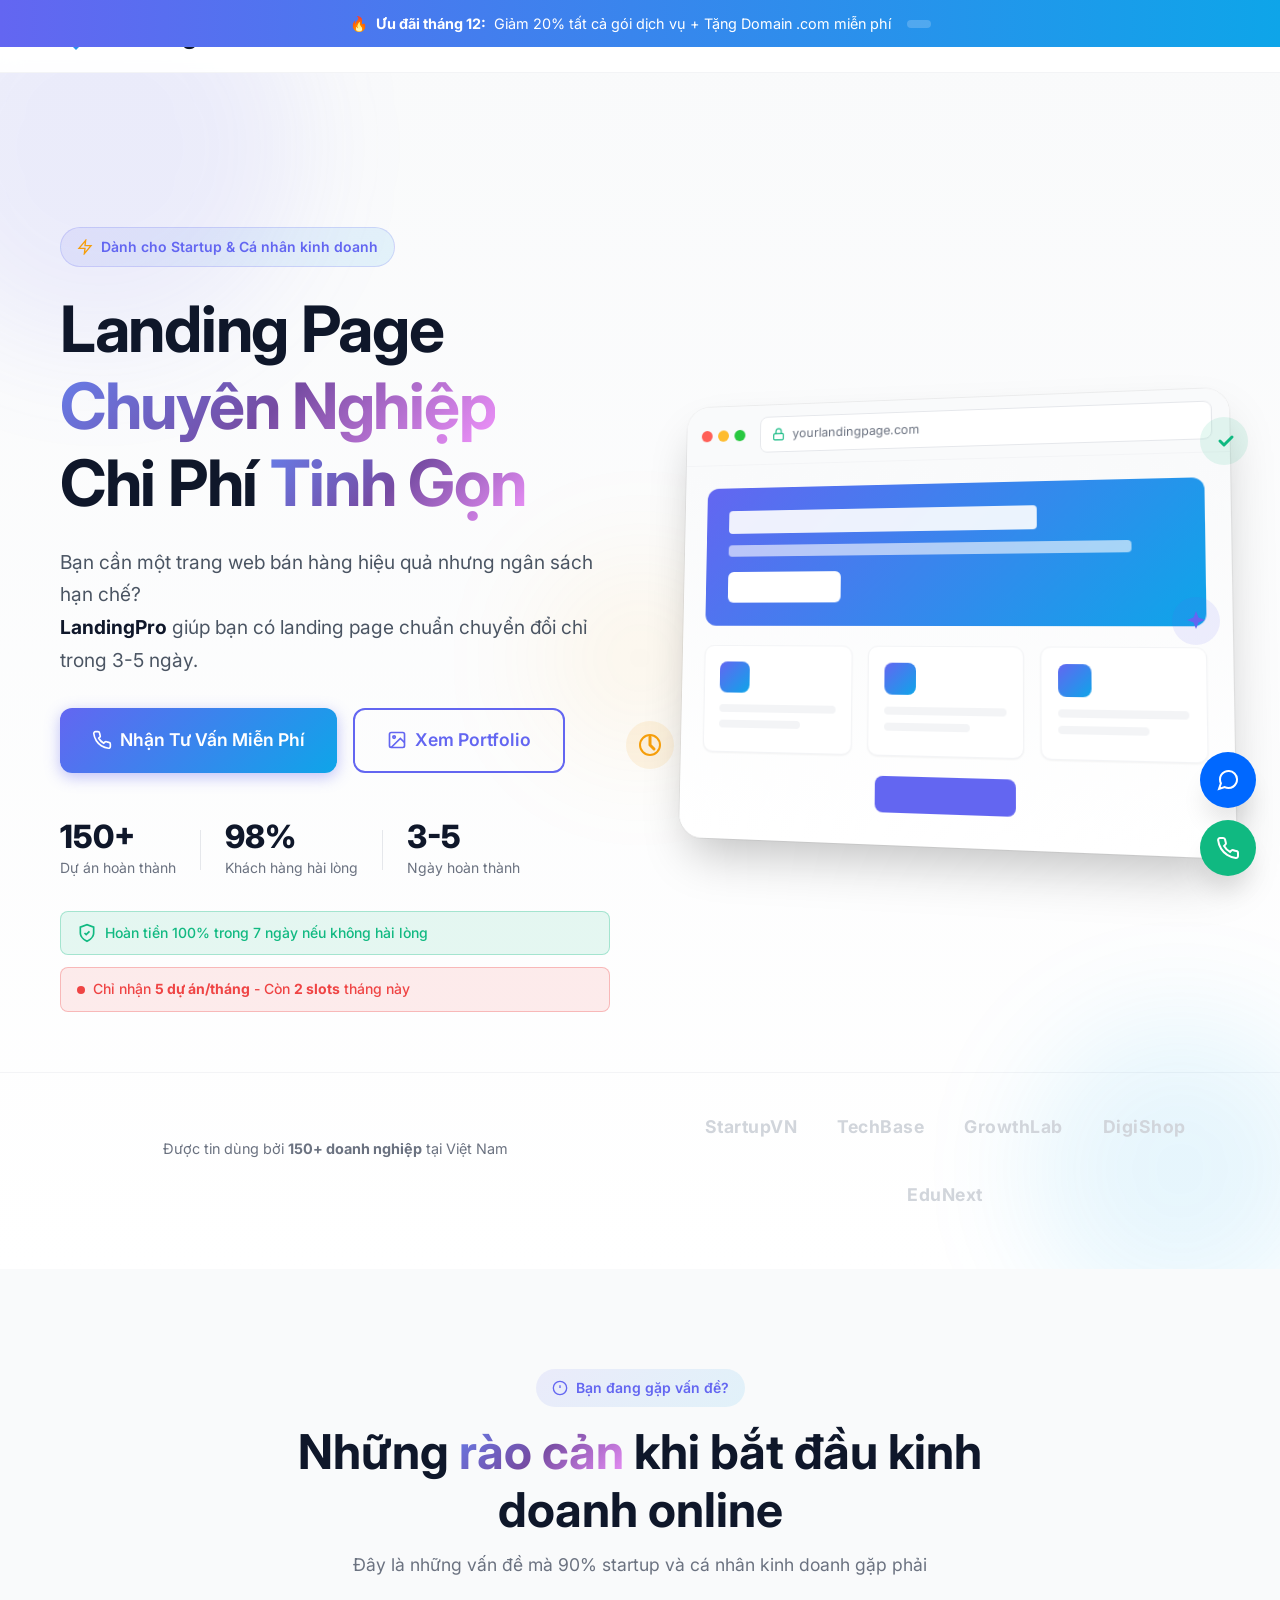
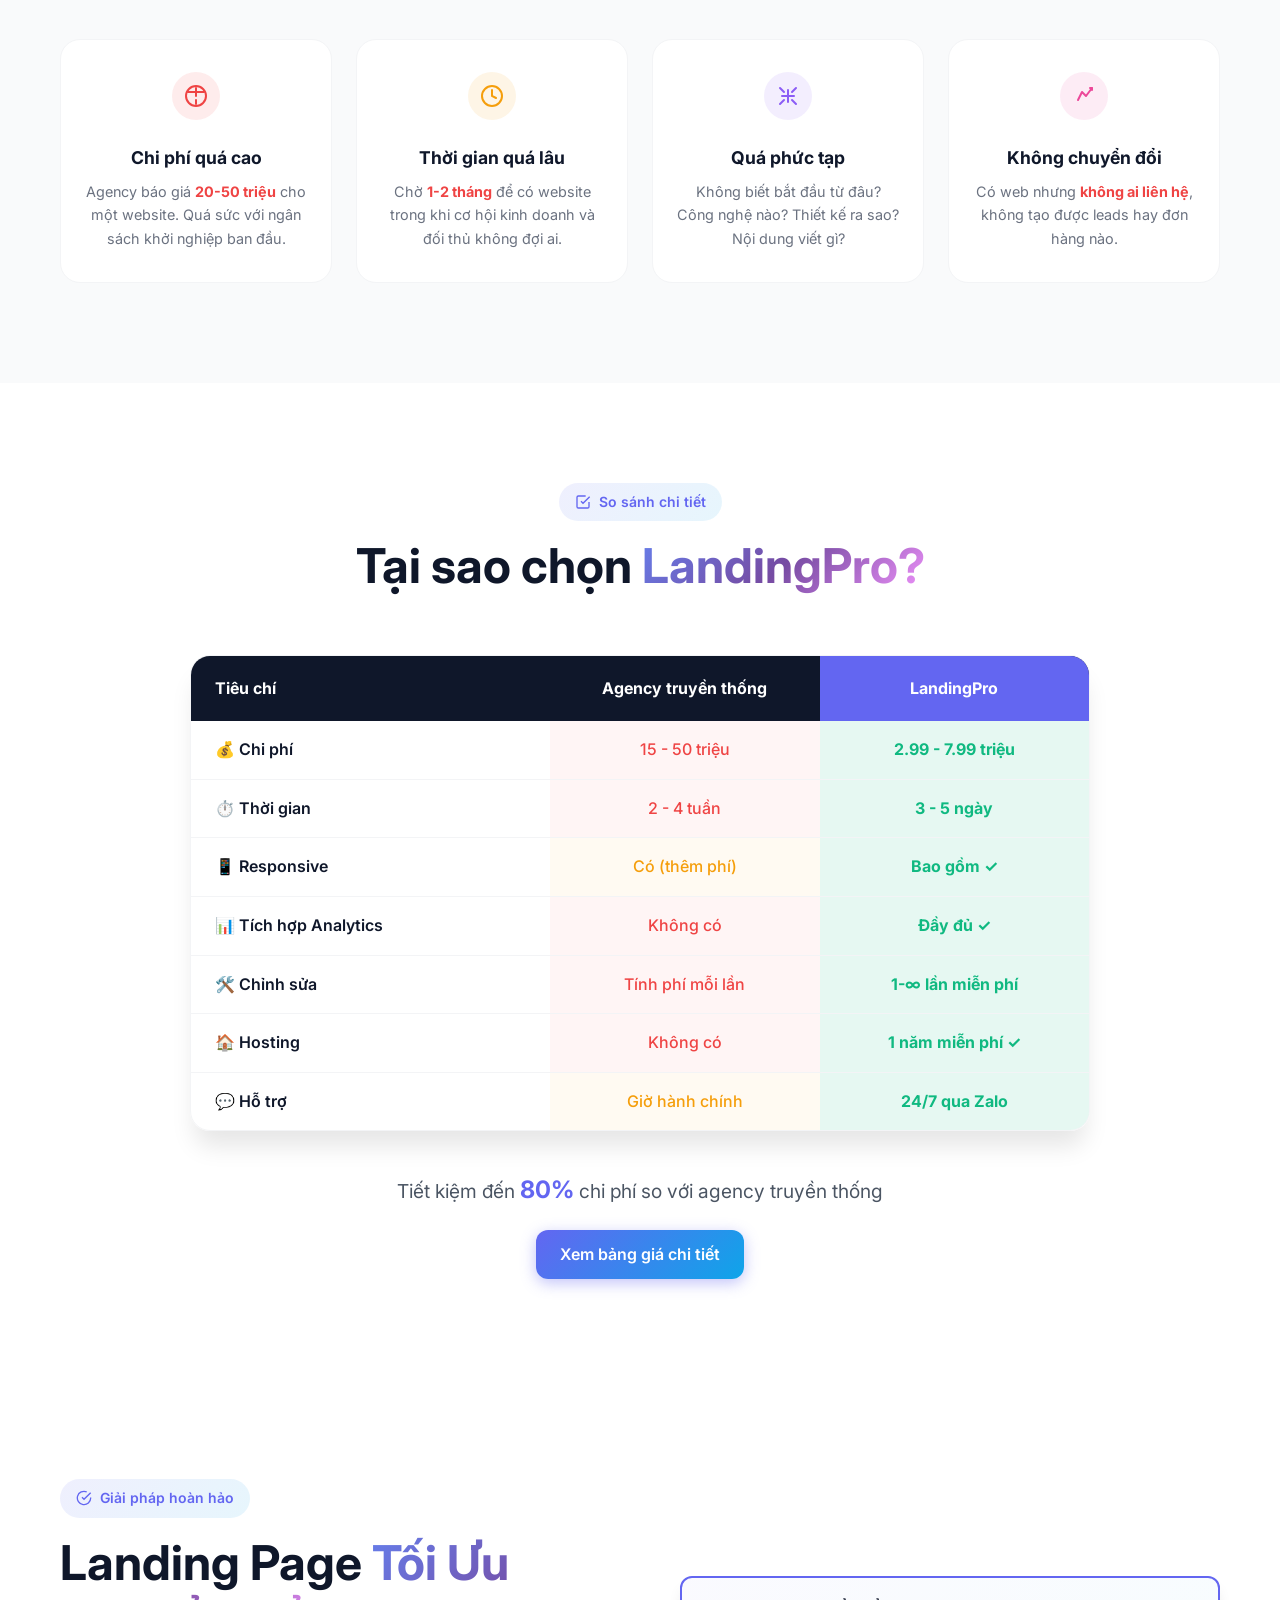
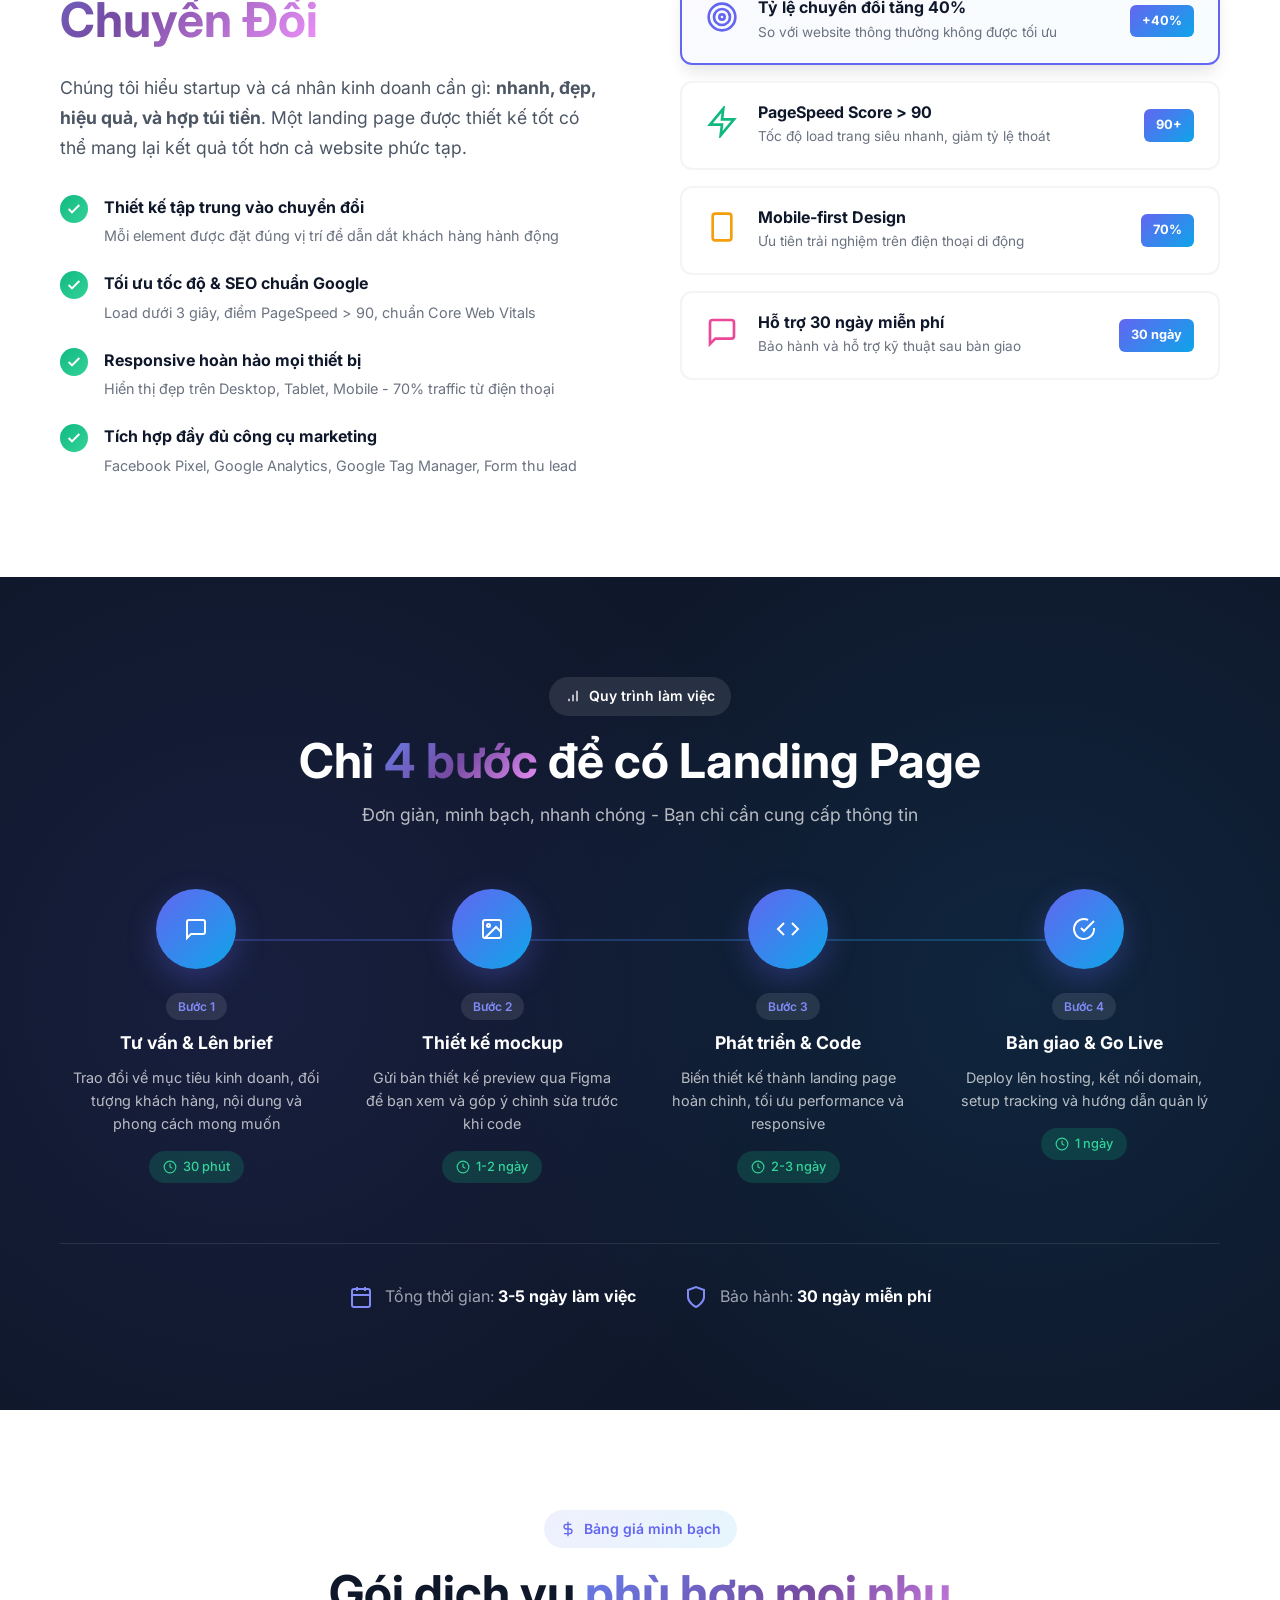
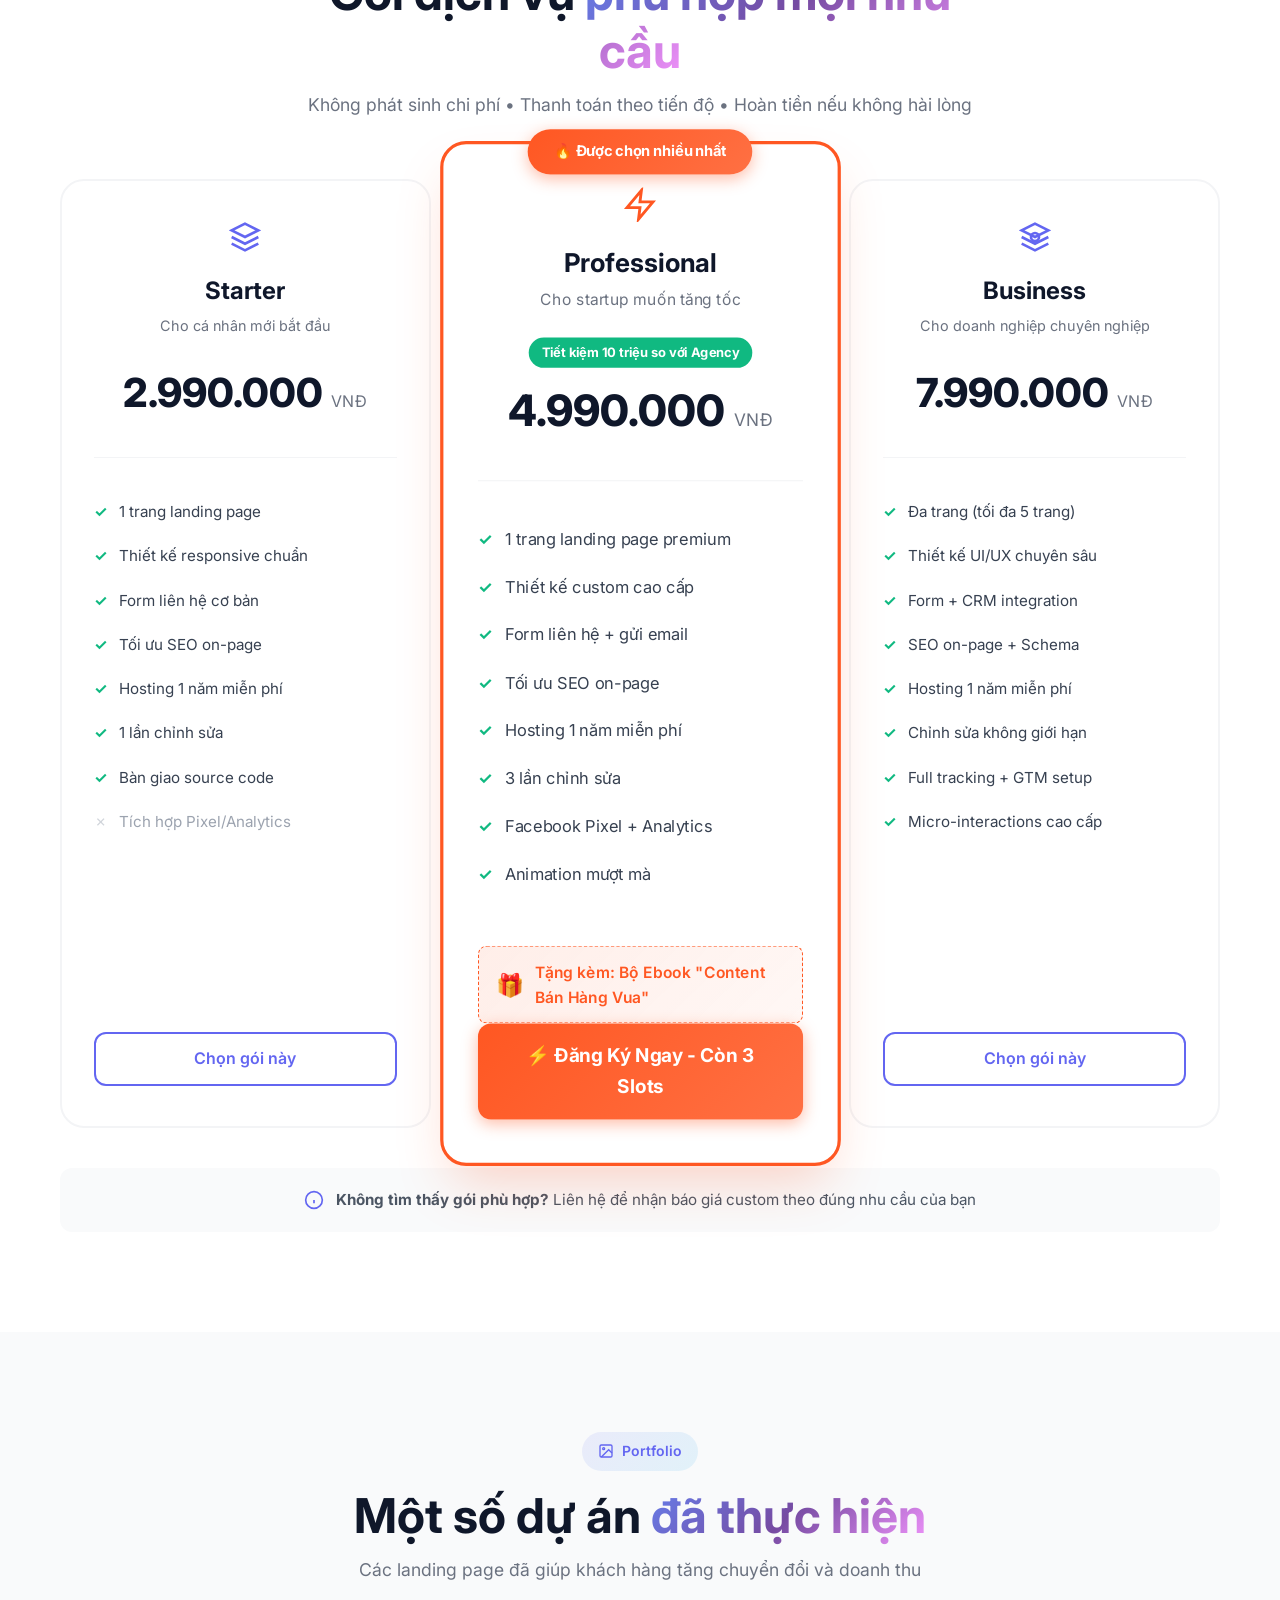
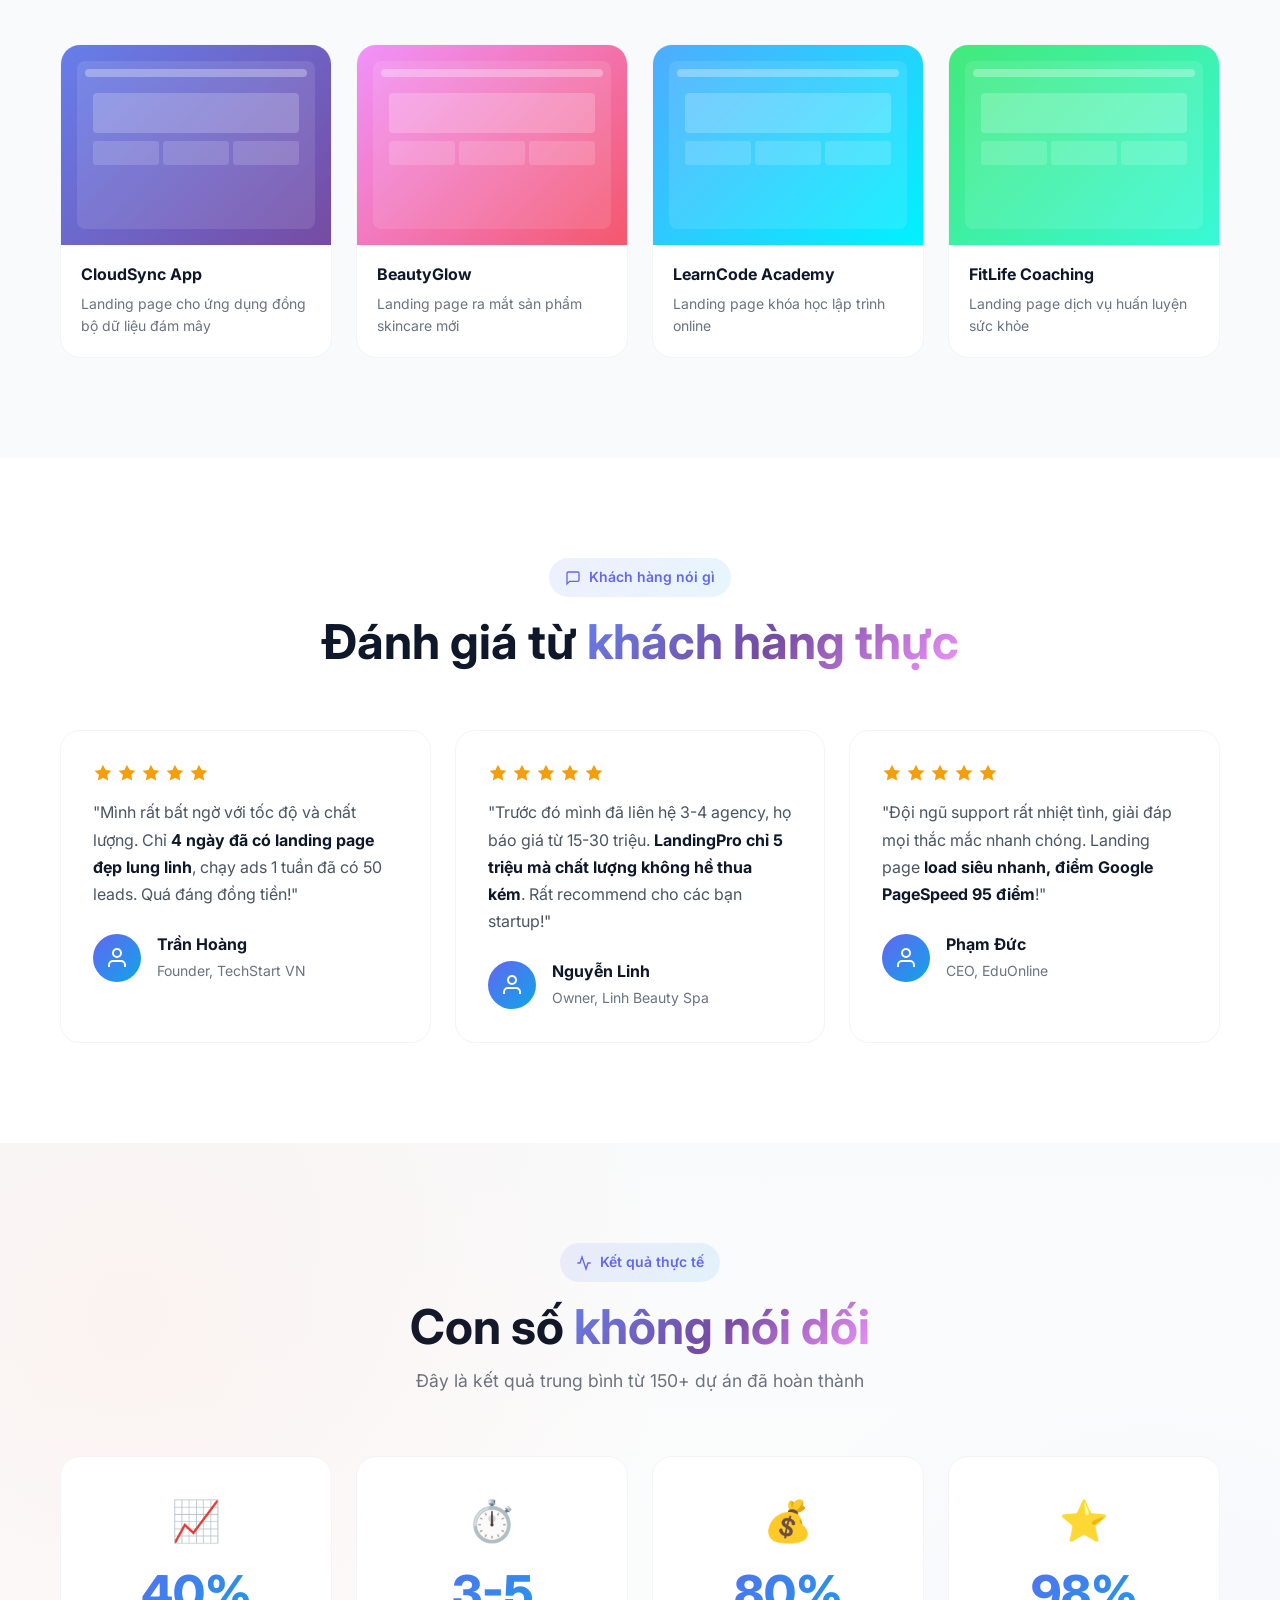
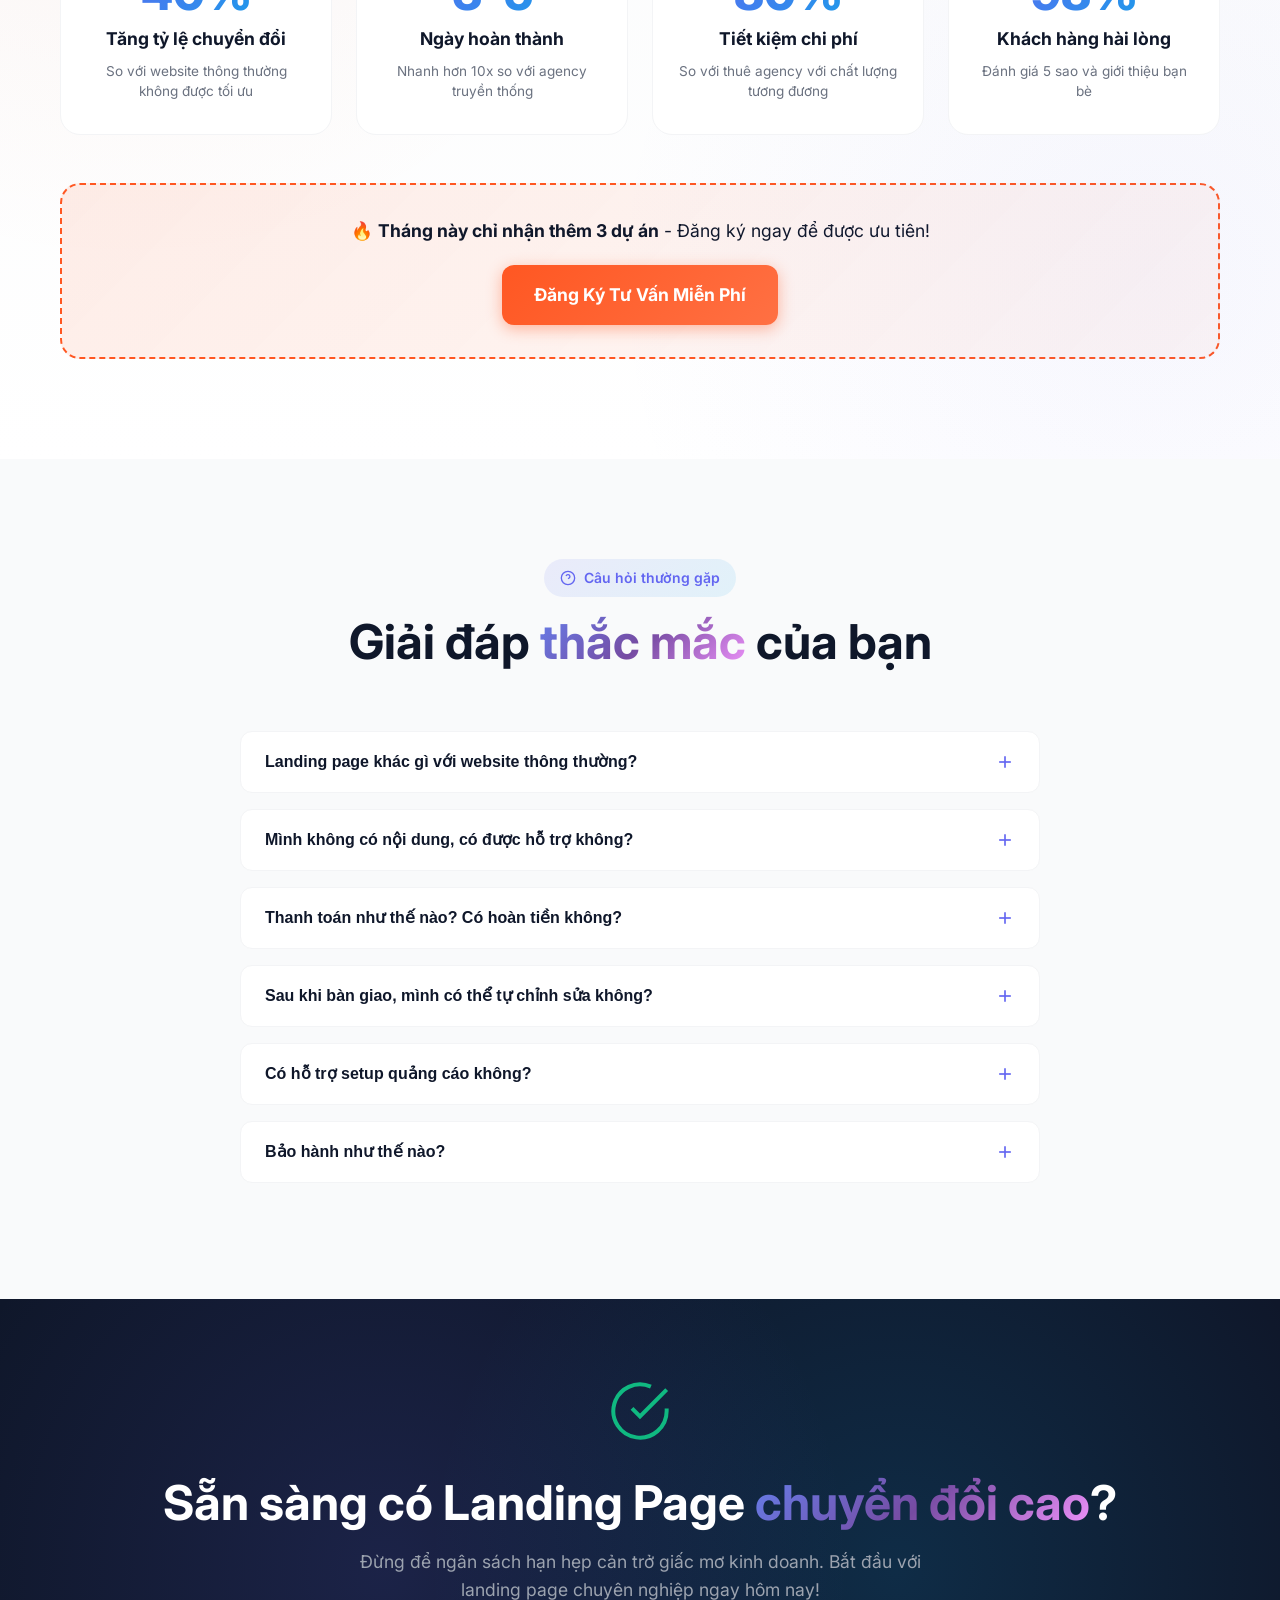
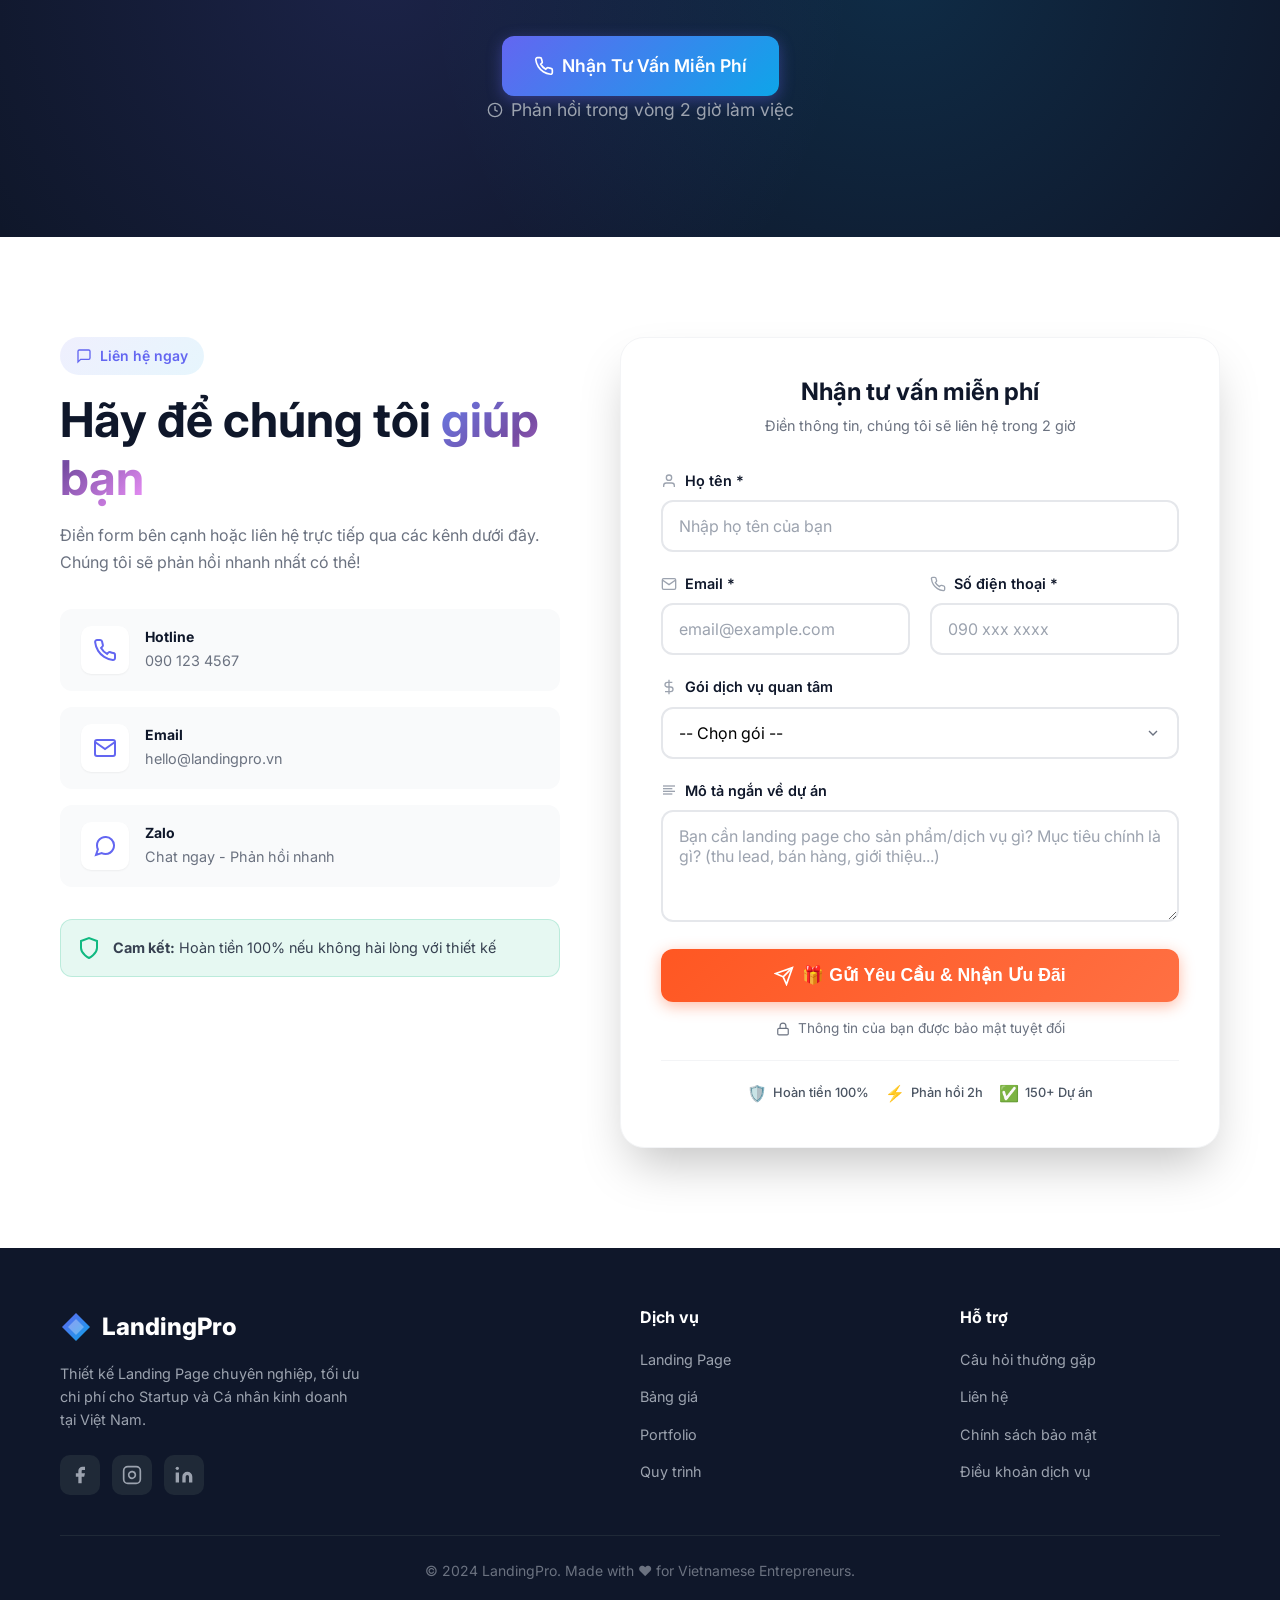
<file: index.html>
<!DOCTYPE html>
<html lang="vi">
<head>
    <meta charset="UTF-8">
    <meta name="viewport" content="width=device-width, initial-scale=1.0">
    <title>LandingPro - Thiết Kế Landing Page Chuyên Nghiệp | Chỉ từ 2.99 Triệu</title>
    <meta name="description" content="Dịch vụ thiết kế landing page chuyên nghiệp cho startup và cá nhân. Hoàn thành trong 3-5 ngày. Tăng 40% tỷ lệ chuyển đổi. Chỉ từ 2.990.000đ - Bảo hành 30 ngày">
    <meta name="keywords" content="landing page, thiết kế web, startup, marketing, chuyển đổi, thiết kế landing page giá rẻ, landing page chuyên nghiệp">
    <meta name="author" content="LandingPro">
    <meta name="robots" content="index, follow">
    
    <!-- Open Graph -->
    <meta property="og:title" content="Landing Page Chuyên Nghiệp - Chỉ từ 2.99 Triệu | LandingPro">
    <meta property="og:description" content="Giải pháp landing page tối ưu cho Startup & Cá nhân kinh doanh. Hoàn thành 3-5 ngày. Tăng 40% chuyển đổi.">
    <meta property="og:type" content="website">
    <meta property="og:url" content="https://taluan374-beep.github.io/test11/">
    <meta property="og:image" content="https://taluan374-beep.github.io/test11/og-image.png">
    <meta property="og:locale" content="vi_VN">
    
    <!-- Twitter Card -->
    <meta name="twitter:card" content="summary_large_image">
    <meta name="twitter:title" content="Landing Page Chuyên Nghiệp - Chỉ từ 2.99 Triệu">
    <meta name="twitter:description" content="Giải pháp landing page tối ưu cho Startup. Hoàn thành 3-5 ngày.">
    
    <!-- Preconnect for performance -->
    <link rel="preconnect" href="https://fonts.googleapis.com">
    <link rel="preconnect" href="https://fonts.gstatic.com" crossorigin>
    <link rel="dns-prefetch" href="https://fonts.googleapis.com">
    
    <!-- Fonts -->
    <link href="https://fonts.googleapis.com/css2?family=Inter:wght@300;400;500;600;700;800&display=swap" rel="stylesheet">
    
    <!-- Styles -->
    <link rel="stylesheet" href="styles.css">
    
    <!-- Favicon -->
    <link rel="icon" type="image/svg+xml" href="data:image/svg+xml,<svg xmlns='http://www.w3.org/2000/svg' viewBox='0 0 100 100'><text y='.9em' font-size='90'>◆</text></svg>">
    
    <!-- Structured Data -->
    <script type="application/ld+json">
    {
        "@context": "https://schema.org",
        "@type": "Service",
        "name": "Thiết kế Landing Page",
        "provider": {
            "@type": "Organization",
            "name": "LandingPro"
        },
        "description": "Dịch vụ thiết kế landing page chuyên nghiệp cho startup và cá nhân kinh doanh",
        "areaServed": "VN",
        "offers": {
            "@type": "Offer",
            "priceCurrency": "VND",
            "price": "2990000",
            "priceValidUntil": "2025-12-31"
        }
    }
    </script>
</head>
<body>
    <!-- Urgency Banner -->
    <div class="urgency-banner">
        <div class="container">
            <p>
                <span class="urgency-icon">🔥</span>
                <strong>Ưu đãi tháng 12:</strong> Giảm 20% tất cả gói dịch vụ + Tặng Domain .com miễn phí
                <span class="urgency-countdown" id="countdown"></span>
            </p>
        </div>
    </div>

    <!-- Navigation -->
    <nav class="navbar">
        <div class="container">
            <a href="#" class="logo">
                <svg class="logo-icon-svg" width="32" height="32" viewBox="0 0 32 32" fill="none">
                    <defs>
                        <linearGradient id="logoGradient" x1="0%" y1="0%" x2="100%" y2="100%">
                            <stop offset="0%" style="stop-color:#6366f1"/>
                            <stop offset="100%" style="stop-color:#0ea5e9"/>
                        </linearGradient>
                    </defs>
                    <path d="M16 2L30 16L16 30L2 16L16 2Z" fill="url(#logoGradient)"/>
                    <path d="M16 8L24 16L16 24L8 16L16 8Z" fill="white" opacity="0.3"/>
                </svg>
                LandingPro
            </a>
            <ul class="nav-links">
                <li><a href="#services">Dịch vụ</a></li>
                <li><a href="#process">Quy trình</a></li>
                <li><a href="#pricing">Bảng giá</a></li>
                <li><a href="#portfolio">Portfolio</a></li>
                <li><a href="#contact" class="btn btn-nav">Liên hệ ngay</a></li>
            </ul>
            <button class="mobile-menu-btn" aria-label="Menu">
                <span></span>
                <span></span>
                <span></span>
            </button>
        </div>
    </nav>

    <!-- Hero Section -->
    <section class="hero">
        <div class="hero-bg">
            <div class="hero-shape shape-1"></div>
            <div class="hero-shape shape-2"></div>
            <div class="hero-shape shape-3"></div>
        </div>
        <div class="container">
            <div class="hero-content">
                <div class="hero-badge">
                    <svg width="16" height="16" viewBox="0 0 24 24" fill="none" stroke="currentColor" stroke-width="2">
                        <polygon points="13 2 3 14 12 14 11 22 21 10 12 10 13 2"/>
                    </svg>
                    Dành cho Startup & Cá nhân kinh doanh
                </div>
                <h1 class="hero-title">
                    Landing Page <span class="gradient-text">Chuyên Nghiệp</span><br>
                    Chi Phí <span class="gradient-text">Tinh Gọn</span>
                </h1>
                <p class="hero-subtitle">
                    Bạn cần một trang web bán hàng hiệu quả nhưng ngân sách hạn chế?<br>
                    <strong>LandingPro</strong> giúp bạn có landing page chuẩn chuyển đổi chỉ trong 3-5 ngày.
                </p>
                <div class="hero-cta">
                    <a href="#contact" class="btn btn-primary btn-lg">
                        <svg width="20" height="20" viewBox="0 0 24 24" fill="none" stroke="currentColor" stroke-width="2">
                            <path d="M22 16.92v3a2 2 0 0 1-2.18 2 19.79 19.79 0 0 1-8.63-3.07 19.5 19.5 0 0 1-6-6 19.79 19.79 0 0 1-3.07-8.67A2 2 0 0 1 4.11 2h3a2 2 0 0 1 2 1.72 12.84 12.84 0 0 0 .7 2.81 2 2 0 0 1-.45 2.11L8.09 9.91a16 16 0 0 0 6 6l1.27-1.27a2 2 0 0 1 2.11-.45 12.84 12.84 0 0 0 2.81.7A2 2 0 0 1 22 16.92z"/>
                        </svg>
                        Nhận Tư Vấn Miễn Phí
                    </a>
                    <a href="#portfolio" class="btn btn-outline btn-lg">
                        <svg width="20" height="20" viewBox="0 0 24 24" fill="none" stroke="currentColor" stroke-width="2">
                            <rect x="3" y="3" width="18" height="18" rx="2" ry="2"/>
                            <circle cx="8.5" cy="8.5" r="1.5"/>
                            <polyline points="21 15 16 10 5 21"/>
                        </svg>
                        Xem Portfolio
                    </a>
                </div>
                <div class="hero-stats">
                    <div class="stat">
                        <span class="stat-number" data-target="150">150+</span>
                        <span class="stat-label">Dự án hoàn thành</span>
                    </div>
                    <div class="stat-divider"></div>
                    <div class="stat">
                        <span class="stat-number" data-target="98">98%</span>
                        <span class="stat-label">Khách hàng hài lòng</span>
                    </div>
                    <div class="stat-divider"></div>
                    <div class="stat">
                        <span class="stat-number">3-5</span>
                        <span class="stat-label">Ngày hoàn thành</span>
                    </div>
                </div>
                <div class="hero-guarantee">
                    <div class="guarantee-badge">
                        <svg width="20" height="20" viewBox="0 0 24 24" fill="none" stroke="currentColor" stroke-width="2">
                            <path d="M12 22s8-4 8-10V5l-8-3-8 3v7c0 6 8 10 8 10z"/>
                            <path d="M9 12l2 2 4-4"/>
                        </svg>
                        <span>Hoàn tiền 100% trong 7 ngày nếu không hài lòng</span>
                    </div>
                    <div class="slots-warning">
                        <span class="pulse-dot"></span>
                        <span>Chỉ nhận <strong>5 dự án/tháng</strong> - Còn <strong>2 slots</strong> tháng này</span>
                    </div>
                </div>
            </div>
            <div class="hero-visual">
                <div class="mockup-container">
                    <div class="mockup-browser">
                        <div class="browser-header">
                            <div class="browser-dots">
                                <span></span><span></span><span></span>
                            </div>
                            <div class="browser-url">
                                <svg width="14" height="14" viewBox="0 0 24 24" fill="none" stroke="currentColor" stroke-width="2">
                                    <rect x="3" y="11" width="18" height="11" rx="2" ry="2"/>
                                    <path d="M7 11V7a5 5 0 0 1 10 0v4"/>
                                </svg>
                                yourlandingpage.com
                            </div>
                        </div>
                        <div class="browser-content">
                            <div class="mock-hero">
                                <div class="mock-text-lg"></div>
                                <div class="mock-text-sm"></div>
                                <div class="mock-btn"></div>
                            </div>
                            <div class="mock-features">
                                <div class="mock-card">
                                    <div class="mock-icon"></div>
                                    <div class="mock-lines">
                                        <span></span><span></span>
                                    </div>
                                </div>
                                <div class="mock-card">
                                    <div class="mock-icon"></div>
                                    <div class="mock-lines">
                                        <span></span><span></span>
                                    </div>
                                </div>
                                <div class="mock-card">
                                    <div class="mock-icon"></div>
                                    <div class="mock-lines">
                                        <span></span><span></span>
                                    </div>
                                </div>
                            </div>
                            <div class="mock-cta-section">
                                <div class="mock-cta-btn"></div>
                            </div>
                        </div>
                    </div>
                    <div class="floating-element float-1">
                        <svg width="48" height="48" viewBox="0 0 48 48" fill="none">
                            <circle cx="24" cy="24" r="24" fill="#10b981" opacity="0.1"/>
                            <path d="M20 24l4 4 8-8" stroke="#10b981" stroke-width="3" stroke-linecap="round" stroke-linejoin="round"/>
                        </svg>
                    </div>
                    <div class="floating-element float-2">
                        <svg width="48" height="48" viewBox="0 0 48 48" fill="none">
                            <circle cx="24" cy="24" r="24" fill="#f59e0b" opacity="0.1"/>
                            <path d="M24 16v8l4 4" stroke="#f59e0b" stroke-width="3" stroke-linecap="round" stroke-linejoin="round"/>
                            <circle cx="24" cy="24" r="10" stroke="#f59e0b" stroke-width="2" fill="none"/>
                        </svg>
                    </div>
                    <div class="floating-element float-3">
                        <svg width="48" height="48" viewBox="0 0 48 48" fill="none">
                            <circle cx="24" cy="24" r="24" fill="#6366f1" opacity="0.1"/>
                            <path d="M24 14l2.5 6.5L33 23l-6.5 2.5L24 32l-2.5-6.5L15 23l6.5-2.5L24 14z" fill="#6366f1"/>
                        </svg>
                    </div>
                </div>
            </div>
        </div>
        <!-- Trusted by -->
        <div class="trusted-by">
            <div class="container">
                <p>Được tin dùng bởi <strong>150+ doanh nghiệp</strong> tại Việt Nam</p>
                <div class="trusted-logos">
                    <div class="trust-logo">StartupVN</div>
                    <div class="trust-logo">TechBase</div>
                    <div class="trust-logo">GrowthLab</div>
                    <div class="trust-logo">DigiShop</div>
                    <div class="trust-logo">EduNext</div>
                </div>
            </div>
        </div>
    </section>

    <!-- Pain Points Section -->
    <section class="pain-points">
        <div class="container">
            <div class="section-header">
                <span class="section-tag">
                    <svg width="16" height="16" viewBox="0 0 24 24" fill="none" stroke="currentColor" stroke-width="2">
                        <circle cx="12" cy="12" r="10"/>
                        <path d="M12 8v4M12 16h.01"/>
                    </svg>
                    Bạn đang gặp vấn đề?
                </span>
                <h2>Những <span class="gradient-text">rào cản</span> khi bắt đầu kinh doanh online</h2>
                <p>Đây là những vấn đề mà 90% startup và cá nhân kinh doanh gặp phải</p>
            </div>
            <div class="pain-grid">
                <div class="pain-card">
                    <div class="pain-icon">
                        <svg width="48" height="48" viewBox="0 0 48 48" fill="none">
                            <circle cx="24" cy="24" r="24" fill="#ef4444" opacity="0.1"/>
                            <path d="M24 16v8M24 28v4M16 20h16" stroke="#ef4444" stroke-width="2" stroke-linecap="round"/>
                            <circle cx="24" cy="24" r="10" stroke="#ef4444" stroke-width="2" fill="none"/>
                        </svg>
                    </div>
                    <h3>Chi phí quá cao</h3>
                    <p>Agency báo giá <strong>20-50 triệu</strong> cho một website. Quá sức với ngân sách khởi nghiệp ban đầu.</p>
                </div>
                <div class="pain-card">
                    <div class="pain-icon">
                        <svg width="48" height="48" viewBox="0 0 48 48" fill="none">
                            <circle cx="24" cy="24" r="24" fill="#f59e0b" opacity="0.1"/>
                            <circle cx="24" cy="24" r="10" stroke="#f59e0b" stroke-width="2" fill="none"/>
                            <path d="M24 18v6l4 2" stroke="#f59e0b" stroke-width="2" stroke-linecap="round"/>
                        </svg>
                    </div>
                    <h3>Thời gian quá lâu</h3>
                    <p>Chờ <strong>1-2 tháng</strong> để có website trong khi cơ hội kinh doanh và đối thủ không đợi ai.</p>
                </div>
                <div class="pain-card">
                    <div class="pain-icon">
                        <svg width="48" height="48" viewBox="0 0 48 48" fill="none">
                            <circle cx="24" cy="24" r="24" fill="#8b5cf6" opacity="0.1"/>
                            <path d="M18 24h12M24 18v12" stroke="#8b5cf6" stroke-width="2" stroke-linecap="round"/>
                            <path d="M16 16l4 4M32 16l-4 4M16 32l4-4M32 32l-4-4" stroke="#8b5cf6" stroke-width="2" stroke-linecap="round"/>
                        </svg>
                    </div>
                    <h3>Quá phức tạp</h3>
                    <p>Không biết bắt đầu từ đâu? Công nghệ nào? Thiết kế ra sao? Nội dung viết gì?</p>
                </div>
                <div class="pain-card">
                    <div class="pain-icon">
                        <svg width="48" height="48" viewBox="0 0 48 48" fill="none">
                            <circle cx="24" cy="24" r="24" fill="#ec4899" opacity="0.1"/>
                            <path d="M18 28l4-8 4 4 6-8" stroke="#ec4899" stroke-width="2" stroke-linecap="round" stroke-linejoin="round"/>
                            <path d="M32 18v-2h-2" stroke="#ec4899" stroke-width="2" stroke-linecap="round" stroke-linejoin="round"/>
                        </svg>
                    </div>
                    <h3>Không chuyển đổi</h3>
                    <p>Có web nhưng <strong>không ai liên hệ</strong>, không tạo được leads hay đơn hàng nào.</p>
                </div>
            </div>
        </div>
    </section>

    <!-- Comparison Section -->
    <section class="comparison">
        <div class="container">
            <div class="section-header">
                <span class="section-tag">
                    <svg width="16" height="16" viewBox="0 0 24 24" fill="none" stroke="currentColor" stroke-width="2">
                        <polyline points="9 11 12 14 22 4"/>
                        <path d="M21 12v7a2 2 0 0 1-2 2H5a2 2 0 0 1-2-2V5a2 2 0 0 1 2-2h11"/>
                    </svg>
                    So sánh chi tiết
                </span>
                <h2>Tại sao chọn <span class="gradient-text">LandingPro?</span></h2>
            </div>
            <div class="comparison-table">
                <div class="comparison-header">
                    <div class="comparison-feature">Tiêu chí</div>
                    <div class="comparison-them">Agency truyền thống</div>
                    <div class="comparison-us">LandingPro</div>
                </div>
                <div class="comparison-row">
                    <div class="comparison-feature">💰 Chi phí</div>
                    <div class="comparison-them bad">15 - 50 triệu</div>
                    <div class="comparison-us good">2.99 - 7.99 triệu</div>
                </div>
                <div class="comparison-row">
                    <div class="comparison-feature">⏱️ Thời gian</div>
                    <div class="comparison-them bad">2 - 4 tuần</div>
                    <div class="comparison-us good">3 - 5 ngày</div>
                </div>
                <div class="comparison-row">
                    <div class="comparison-feature">📱 Responsive</div>
                    <div class="comparison-them neutral">Có (thêm phí)</div>
                    <div class="comparison-us good">Bao gồm ✓</div>
                </div>
                <div class="comparison-row">
                    <div class="comparison-feature">📊 Tích hợp Analytics</div>
                    <div class="comparison-them bad">Không có</div>
                    <div class="comparison-us good">Đầy đủ ✓</div>
                </div>
                <div class="comparison-row">
                    <div class="comparison-feature">🛠️ Chỉnh sửa</div>
                    <div class="comparison-them bad">Tính phí mỗi lần</div>
                    <div class="comparison-us good">1-∞ lần miễn phí</div>
                </div>
                <div class="comparison-row">
                    <div class="comparison-feature">🏠 Hosting</div>
                    <div class="comparison-them bad">Không có</div>
                    <div class="comparison-us good">1 năm miễn phí ✓</div>
                </div>
                <div class="comparison-row">
                    <div class="comparison-feature">💬 Hỗ trợ</div>
                    <div class="comparison-them neutral">Giờ hành chính</div>
                    <div class="comparison-us good">24/7 qua Zalo</div>
                </div>
            </div>
            <div class="comparison-cta">
                <p>Tiết kiệm đến <strong>80%</strong> chi phí so với agency truyền thống</p>
                <a href="#pricing" class="btn btn-primary">Xem bảng giá chi tiết</a>
            </div>
        </div>
    </section>

    <!-- Solution Section -->
    <section class="solution" id="services">
        <div class="container">
            <div class="solution-content">
                <div class="solution-text">
                    <span class="section-tag">
                        <svg width="16" height="16" viewBox="0 0 24 24" fill="none" stroke="currentColor" stroke-width="2">
                            <path d="M22 11.08V12a10 10 0 1 1-5.93-9.14"/>
                            <polyline points="22 4 12 14.01 9 11.01"/>
                        </svg>
                        Giải pháp hoàn hảo
                    </span>
                    <h2>Landing Page <span class="gradient-text">Tối Ưu Chuyển Đổi</span></h2>
                    <p class="solution-desc">
                        Chúng tôi hiểu startup và cá nhân kinh doanh cần gì: 
                        <strong>nhanh, đẹp, hiệu quả, và hợp túi tiền</strong>. 
                        Một landing page được thiết kế tốt có thể mang lại kết quả tốt hơn cả website phức tạp.
                    </p>
                    <ul class="solution-list">
                        <li>
                            <span class="check-icon">
                                <svg width="16" height="16" viewBox="0 0 24 24" fill="none" stroke="currentColor" stroke-width="3">
                                    <polyline points="20 6 9 17 4 12"/>
                                </svg>
                            </span>
                            <div>
                                <strong>Thiết kế tập trung vào chuyển đổi</strong>
                                <p>Mỗi element được đặt đúng vị trí để dẫn dắt khách hàng hành động</p>
                            </div>
                        </li>
                        <li>
                            <span class="check-icon">
                                <svg width="16" height="16" viewBox="0 0 24 24" fill="none" stroke="currentColor" stroke-width="3">
                                    <polyline points="20 6 9 17 4 12"/>
                                </svg>
                            </span>
                            <div>
                                <strong>Tối ưu tốc độ & SEO chuẩn Google</strong>
                                <p>Load dưới 3 giây, điểm PageSpeed > 90, chuẩn Core Web Vitals</p>
                            </div>
                        </li>
                        <li>
                            <span class="check-icon">
                                <svg width="16" height="16" viewBox="0 0 24 24" fill="none" stroke="currentColor" stroke-width="3">
                                    <polyline points="20 6 9 17 4 12"/>
                                </svg>
                            </span>
                            <div>
                                <strong>Responsive hoàn hảo mọi thiết bị</strong>
                                <p>Hiển thị đẹp trên Desktop, Tablet, Mobile - 70% traffic từ điện thoại</p>
                            </div>
                        </li>
                        <li>
                            <span class="check-icon">
                                <svg width="16" height="16" viewBox="0 0 24 24" fill="none" stroke="currentColor" stroke-width="3">
                                    <polyline points="20 6 9 17 4 12"/>
                                </svg>
                            </span>
                            <div>
                                <strong>Tích hợp đầy đủ công cụ marketing</strong>
                                <p>Facebook Pixel, Google Analytics, Google Tag Manager, Form thu lead</p>
                            </div>
                        </li>
                    </ul>
                </div>
                <div class="solution-visual">
                    <div class="feature-showcase">
                        <div class="showcase-item active" data-feature="conversion" data-popup="popup-conversion">
                            <div class="showcase-icon">
                                <svg width="32" height="32" viewBox="0 0 24 24" fill="none" stroke="#6366f1" stroke-width="2">
                                    <circle cx="12" cy="12" r="10"/>
                                    <circle cx="12" cy="12" r="6"/>
                                    <circle cx="12" cy="12" r="2"/>
                                </svg>
                            </div>
                            <div class="showcase-content">
                                <h4>Tỷ lệ chuyển đổi tăng 40%</h4>
                                <p>So với website thông thường không được tối ưu</p>
                            </div>
                            <div class="showcase-badge">+40%</div>
                            <span class="popup-hint">Click để xem chi tiết →</span>
                        </div>
                        <div class="showcase-item" data-feature="speed" data-popup="popup-speed">
                            <div class="showcase-icon">
                                <svg width="32" height="32" viewBox="0 0 24 24" fill="none" stroke="#10b981" stroke-width="2">
                                    <polygon points="13 2 3 14 12 14 11 22 21 10 12 10 13 2"/>
                                </svg>
                            </div>
                            <div class="showcase-content">
                                <h4>PageSpeed Score > 90</h4>
                                <p>Tốc độ load trang siêu nhanh, giảm tỷ lệ thoát</p>
                            </div>
                            <div class="showcase-badge">90+</div>
                            <span class="popup-hint">Click để xem chi tiết →</span>
                        </div>
                        <div class="showcase-item" data-feature="mobile" data-popup="popup-mobile">
                            <div class="showcase-icon">
                                <svg width="32" height="32" viewBox="0 0 24 24" fill="none" stroke="#f59e0b" stroke-width="2">
                                    <rect x="5" y="2" width="14" height="20" rx="2" ry="2"/>
                                    <line x1="12" y1="18" x2="12.01" y2="18"/>
                                </svg>
                            </div>
                            <div class="showcase-content">
                                <h4>Mobile-first Design</h4>
                                <p>Ưu tiên trải nghiệm trên điện thoại di động</p>
                            </div>
                            <div class="showcase-badge">70%</div>
                            <span class="popup-hint">Click để xem chi tiết →</span>
                        </div>
                        <div class="showcase-item" data-feature="support" data-popup="popup-support">
                            <div class="showcase-icon">
                                <svg width="32" height="32" viewBox="0 0 24 24" fill="none" stroke="#ec4899" stroke-width="2">
                                    <path d="M21 15a2 2 0 0 1-2 2H7l-4 4V5a2 2 0 0 1 2-2h14a2 2 0 0 1 2 2z"/>
                                </svg>
                            </div>
                            <div class="showcase-content">
                                <h4>Hỗ trợ 30 ngày miễn phí</h4>
                                <p>Bảo hành và hỗ trợ kỹ thuật sau bàn giao</p>
                            </div>
                            <div class="showcase-badge">30 ngày</div>
                            <span class="popup-hint">Click để xem chi tiết →</span>
                        </div>
                    </div>
                </div>
            </div>
        </div>
    </section>

    <!-- Process Section -->
    <section class="process" id="process">
        <div class="container">
            <div class="section-header">
                <span class="section-tag light">
                    <svg width="16" height="16" viewBox="0 0 24 24" fill="none" stroke="currentColor" stroke-width="2">
                        <line x1="12" y1="20" x2="12" y2="10"/>
                        <line x1="18" y1="20" x2="18" y2="4"/>
                        <line x1="6" y1="20" x2="6" y2="16"/>
                    </svg>
                    Quy trình làm việc
                </span>
                <h2>Chỉ <span class="gradient-text">4 bước</span> để có Landing Page</h2>
                <p>Đơn giản, minh bạch, nhanh chóng - Bạn chỉ cần cung cấp thông tin</p>
            </div>
            <div class="process-timeline">
                <div class="process-step">
                    <div class="step-number">
                        <svg width="24" height="24" viewBox="0 0 24 24" fill="none" stroke="currentColor" stroke-width="2">
                            <path d="M21 15a2 2 0 0 1-2 2H7l-4 4V5a2 2 0 0 1 2-2h14a2 2 0 0 1 2 2z"/>
                        </svg>
                    </div>
                    <div class="step-content">
                        <span class="step-label">Bước 1</span>
                        <h3>Tư vấn & Lên brief</h3>
                        <p>Trao đổi về mục tiêu kinh doanh, đối tượng khách hàng, nội dung và phong cách mong muốn</p>
                        <span class="step-time">
                            <svg width="14" height="14" viewBox="0 0 24 24" fill="none" stroke="currentColor" stroke-width="2">
                                <circle cx="12" cy="12" r="10"/>
                                <polyline points="12 6 12 12 16 14"/>
                            </svg>
                            30 phút
                        </span>
                    </div>
                </div>
                <div class="process-step">
                    <div class="step-number">
                        <svg width="24" height="24" viewBox="0 0 24 24" fill="none" stroke="currentColor" stroke-width="2">
                            <rect x="3" y="3" width="18" height="18" rx="2" ry="2"/>
                            <circle cx="8.5" cy="8.5" r="1.5"/>
                            <polyline points="21 15 16 10 5 21"/>
                        </svg>
                    </div>
                    <div class="step-content">
                        <span class="step-label">Bước 2</span>
                        <h3>Thiết kế mockup</h3>
                        <p>Gửi bản thiết kế preview qua Figma để bạn xem và góp ý chỉnh sửa trước khi code</p>
                        <span class="step-time">
                            <svg width="14" height="14" viewBox="0 0 24 24" fill="none" stroke="currentColor" stroke-width="2">
                                <circle cx="12" cy="12" r="10"/>
                                <polyline points="12 6 12 12 16 14"/>
                            </svg>
                            1-2 ngày
                        </span>
                    </div>
                </div>
                <div class="process-step">
                    <div class="step-number">
                        <svg width="24" height="24" viewBox="0 0 24 24" fill="none" stroke="currentColor" stroke-width="2">
                            <polyline points="16 18 22 12 16 6"/>
                            <polyline points="8 6 2 12 8 18"/>
                        </svg>
                    </div>
                    <div class="step-content">
                        <span class="step-label">Bước 3</span>
                        <h3>Phát triển & Code</h3>
                        <p>Biến thiết kế thành landing page hoàn chỉnh, tối ưu performance và responsive</p>
                        <span class="step-time">
                            <svg width="14" height="14" viewBox="0 0 24 24" fill="none" stroke="currentColor" stroke-width="2">
                                <circle cx="12" cy="12" r="10"/>
                                <polyline points="12 6 12 12 16 14"/>
                            </svg>
                            2-3 ngày
                        </span>
                    </div>
                </div>
                <div class="process-step">
                    <div class="step-number">
                        <svg width="24" height="24" viewBox="0 0 24 24" fill="none" stroke="currentColor" stroke-width="2">
                            <path d="M22 11.08V12a10 10 0 1 1-5.93-9.14"/>
                            <polyline points="22 4 12 14.01 9 11.01"/>
                        </svg>
                    </div>
                    <div class="step-content">
                        <span class="step-label">Bước 4</span>
                        <h3>Bàn giao & Go Live</h3>
                        <p>Deploy lên hosting, kết nối domain, setup tracking và hướng dẫn quản lý</p>
                        <span class="step-time">
                            <svg width="14" height="14" viewBox="0 0 24 24" fill="none" stroke="currentColor" stroke-width="2">
                                <circle cx="12" cy="12" r="10"/>
                                <polyline points="12 6 12 12 16 14"/>
                            </svg>
                            1 ngày
                        </span>
                    </div>
                </div>
            </div>
            <div class="process-summary">
                <div class="summary-item">
                    <svg width="24" height="24" viewBox="0 0 24 24" fill="none" stroke="currentColor" stroke-width="2">
                        <rect x="3" y="4" width="18" height="18" rx="2" ry="2"/>
                        <line x1="16" y1="2" x2="16" y2="6"/>
                        <line x1="8" y1="2" x2="8" y2="6"/>
                        <line x1="3" y1="10" x2="21" y2="10"/>
                    </svg>
                    <span>Tổng thời gian: <strong>3-5 ngày làm việc</strong></span>
                </div>
                <div class="summary-item">
                    <svg width="24" height="24" viewBox="0 0 24 24" fill="none" stroke="currentColor" stroke-width="2">
                        <path d="M12 22s8-4 8-10V5l-8-3-8 3v7c0 6 8 10 8 10z"/>
                    </svg>
                    <span>Bảo hành: <strong>30 ngày miễn phí</strong></span>
                </div>
            </div>
        </div>
    </section>

    <!-- Pricing Section -->
    <section class="pricing" id="pricing">
        <div class="container">
            <div class="section-header">
                <span class="section-tag">
                    <svg width="16" height="16" viewBox="0 0 24 24" fill="none" stroke="currentColor" stroke-width="2">
                        <line x1="12" y1="1" x2="12" y2="23"/>
                        <path d="M17 5H9.5a3.5 3.5 0 0 0 0 7h5a3.5 3.5 0 0 1 0 7H6"/>
                    </svg>
                    Bảng giá minh bạch
                </span>
                <h2>Gói dịch vụ <span class="gradient-text">phù hợp mọi nhu cầu</span></h2>
                <p>Không phát sinh chi phí • Thanh toán theo tiến độ • Hoàn tiền nếu không hài lòng</p>
            </div>
            <div class="pricing-grid">
                <div class="pricing-card">
                    <div class="pricing-header">
                        <div class="pricing-icon">
                            <svg width="32" height="32" viewBox="0 0 24 24" fill="none" stroke="#6366f1" stroke-width="2">
                                <path d="M12 2L2 7l10 5 10-5-10-5z"/>
                                <path d="M2 17l10 5 10-5"/>
                                <path d="M2 12l10 5 10-5"/>
                            </svg>
                        </div>
                        <h3>Starter</h3>
                        <p>Cho cá nhân mới bắt đầu</p>
                    </div>
                    <div class="pricing-price">
                        <span class="price-amount">2.990.000</span>
                        <span class="price-currency">VNĐ</span>
                    </div>
                    <ul class="pricing-features">
                        <li><span class="check">✓</span> 1 trang landing page</li>
                        <li><span class="check">✓</span> Thiết kế responsive chuẩn</li>
                        <li><span class="check">✓</span> Form liên hệ cơ bản</li>
                        <li><span class="check">✓</span> Tối ưu SEO on-page</li>
                        <li><span class="check">✓</span> Hosting 1 năm miễn phí</li>
                        <li><span class="check">✓</span> 1 lần chỉnh sửa</li>
                        <li><span class="check">✓</span> Bàn giao source code</li>
                        <li class="disabled"><span class="x">✗</span> Tích hợp Pixel/Analytics</li>
                    </ul>
                    <a href="#contact" class="btn btn-outline btn-block">Chọn gói này</a>
                </div>
                
                <div class="pricing-card featured">
                    <div class="pricing-badge">
                        🔥 Được chọn nhiều nhất
                    </div>
                    <div class="pricing-header">
                        <div class="pricing-icon">
                            <svg width="32" height="32" viewBox="0 0 24 24" fill="none" stroke="#ff5722" stroke-width="2">
                                <polygon points="13 2 3 14 12 14 11 22 21 10 12 10 13 2"/>
                            </svg>
                        </div>
                        <h3>Professional</h3>
                        <p>Cho startup muốn tăng tốc</p>
                    </div>
                    <div class="pricing-price">
                        <span class="price-savings">Tiết kiệm 10 triệu so với Agency</span>
                        <span class="price-amount">4.990.000</span>
                        <span class="price-currency">VNĐ</span>
                    </div>
                    <ul class="pricing-features">
                        <li><span class="check">✓</span> 1 trang landing page premium</li>
                        <li><span class="check">✓</span> Thiết kế custom cao cấp</li>
                        <li><span class="check">✓</span> Form liên hệ + gửi email</li>
                        <li><span class="check">✓</span> Tối ưu SEO on-page</li>
                        <li><span class="check">✓</span> Hosting 1 năm miễn phí</li>
                        <li><span class="check">✓</span> 3 lần chỉnh sửa</li>
                        <li><span class="check">✓</span> Facebook Pixel + Analytics</li>
                        <li><span class="check">✓</span> Animation mượt mà</li>
                    </ul>
                    <div class="pricing-bonus">
                        <span class="gift-icon">🎁</span>
                        <span>Tặng kèm: Bộ Ebook "Content Bán Hàng Vua"</span>
                    </div>
                    <a href="#contact" class="btn btn-hot btn-block btn-lg">⚡ Đăng Ký Ngay - Còn 3 Slots</a>
                </div>
                
                <div class="pricing-card">
                    <div class="pricing-header">
                        <div class="pricing-icon">
                            <svg width="32" height="32" viewBox="0 0 24 24" fill="none" stroke="#6366f1" stroke-width="2">
                                <path d="M12 2L2 7l10 5 10-5-10-5z"/>
                                <path d="M2 17l10 5 10-5"/>
                                <path d="M2 12l10 5 10-5"/>
                                <circle cx="12" cy="12" r="3"/>
                            </svg>
                        </div>
                        <h3>Business</h3>
                        <p>Cho doanh nghiệp chuyên nghiệp</p>
                    </div>
                    <div class="pricing-price">
                        <span class="price-amount">7.990.000</span>
                        <span class="price-currency">VNĐ</span>
                    </div>
                    <ul class="pricing-features">
                        <li><span class="check">✓</span> Đa trang (tối đa 5 trang)</li>
                        <li><span class="check">✓</span> Thiết kế UI/UX chuyên sâu</li>
                        <li><span class="check">✓</span> Form + CRM integration</li>
                        <li><span class="check">✓</span> SEO on-page + Schema</li>
                        <li><span class="check">✓</span> Hosting 1 năm miễn phí</li>
                        <li><span class="check">✓</span> Chỉnh sửa không giới hạn</li>
                        <li><span class="check">✓</span> Full tracking + GTM setup</li>
                        <li><span class="check">✓</span> Micro-interactions cao cấp</li>
                    </ul>
                    <a href="#contact" class="btn btn-outline btn-block">Chọn gói này</a>
                </div>
            </div>
            <div class="pricing-note">
                <svg width="20" height="20" viewBox="0 0 24 24" fill="none" stroke="currentColor" stroke-width="2">
                    <circle cx="12" cy="12" r="10"/>
                    <line x1="12" y1="16" x2="12" y2="12"/>
                    <line x1="12" y1="8" x2="12.01" y2="8"/>
                </svg>
                <p><strong>Không tìm thấy gói phù hợp?</strong> Liên hệ để nhận báo giá custom theo đúng nhu cầu của bạn</p>
            </div>
        </div>
    </section>

    <!-- Portfolio Section -->
    <section class="portfolio" id="portfolio">
        <div class="container">
            <div class="section-header">
                <span class="section-tag">
                    <svg width="16" height="16" viewBox="0 0 24 24" fill="none" stroke="currentColor" stroke-width="2">
                        <rect x="3" y="3" width="18" height="18" rx="2" ry="2"/>
                        <circle cx="8.5" cy="8.5" r="1.5"/>
                        <polyline points="21 15 16 10 5 21"/>
                    </svg>
                    Portfolio
                </span>
                <h2>Một số dự án <span class="gradient-text">đã thực hiện</span></h2>
                <p>Các landing page đã giúp khách hàng tăng chuyển đổi và doanh thu</p>
            </div>
            <div class="portfolio-grid">
                <div class="portfolio-item">
                    <div class="portfolio-image" style="background: linear-gradient(135deg, #667eea 0%, #764ba2 100%);">
                        <div class="portfolio-preview">
                            <div class="preview-header"></div>
                            <div class="preview-content">
                                <div class="preview-hero"></div>
                                <div class="preview-cards">
                                    <span></span><span></span><span></span>
                                </div>
                            </div>
                        </div>
                        <div class="portfolio-overlay">
                            <span class="portfolio-category">SaaS Product</span>
                            <span class="portfolio-result">+52% Conversion</span>
                        </div>
                    </div>
                    <div class="portfolio-info">
                        <h4>CloudSync App</h4>
                        <p>Landing page cho ứng dụng đồng bộ dữ liệu đám mây</p>
                    </div>
                </div>
                <div class="portfolio-item">
                    <div class="portfolio-image" style="background: linear-gradient(135deg, #f093fb 0%, #f5576c 100%);">
                        <div class="portfolio-preview">
                            <div class="preview-header"></div>
                            <div class="preview-content">
                                <div class="preview-hero"></div>
                                <div class="preview-cards">
                                    <span></span><span></span><span></span>
                                </div>
                            </div>
                        </div>
                        <div class="portfolio-overlay">
                            <span class="portfolio-category">E-commerce</span>
                            <span class="portfolio-result">+180 Leads/tuần</span>
                        </div>
                    </div>
                    <div class="portfolio-info">
                        <h4>BeautyGlow</h4>
                        <p>Landing page ra mắt sản phẩm skincare mới</p>
                    </div>
                </div>
                <div class="portfolio-item">
                    <div class="portfolio-image" style="background: linear-gradient(135deg, #4facfe 0%, #00f2fe 100%);">
                        <div class="portfolio-preview">
                            <div class="preview-header"></div>
                            <div class="preview-content">
                                <div class="preview-hero"></div>
                                <div class="preview-cards">
                                    <span></span><span></span><span></span>
                                </div>
                            </div>
                        </div>
                        <div class="portfolio-overlay">
                            <span class="portfolio-category">Education</span>
                            <span class="portfolio-result">+320 Đăng ký</span>
                        </div>
                    </div>
                    <div class="portfolio-info">
                        <h4>LearnCode Academy</h4>
                        <p>Landing page khóa học lập trình online</p>
                    </div>
                </div>
                <div class="portfolio-item">
                    <div class="portfolio-image" style="background: linear-gradient(135deg, #43e97b 0%, #38f9d7 100%);">
                        <div class="portfolio-preview">
                            <div class="preview-header"></div>
                            <div class="preview-content">
                                <div class="preview-hero"></div>
                                <div class="preview-cards">
                                    <span></span><span></span><span></span>
                                </div>
                            </div>
                        </div>
                        <div class="portfolio-overlay">
                            <span class="portfolio-category">Healthcare</span>
                            <span class="portfolio-result">+95% Lead Quality</span>
                        </div>
                    </div>
                    <div class="portfolio-info">
                        <h4>FitLife Coaching</h4>
                        <p>Landing page dịch vụ huấn luyện sức khỏe</p>
                    </div>
                </div>
            </div>
        </div>
    </section>

    <!-- Testimonials Section -->
    <section class="testimonials">
        <div class="container">
            <div class="section-header">
                <span class="section-tag">
                    <svg width="16" height="16" viewBox="0 0 24 24" fill="none" stroke="currentColor" stroke-width="2">
                        <path d="M21 15a2 2 0 0 1-2 2H7l-4 4V5a2 2 0 0 1 2-2h14a2 2 0 0 1 2 2z"/>
                    </svg>
                    Khách hàng nói gì
                </span>
                <h2>Đánh giá từ <span class="gradient-text">khách hàng thực</span></h2>
            </div>
            <div class="testimonials-grid">
                <div class="testimonial-card">
                    <div class="testimonial-rating">
                        <svg width="20" height="20" viewBox="0 0 24 24" fill="#f59e0b">
                            <polygon points="12 2 15.09 8.26 22 9.27 17 14.14 18.18 21.02 12 17.77 5.82 21.02 7 14.14 2 9.27 8.91 8.26 12 2"/>
                        </svg>
                        <svg width="20" height="20" viewBox="0 0 24 24" fill="#f59e0b">
                            <polygon points="12 2 15.09 8.26 22 9.27 17 14.14 18.18 21.02 12 17.77 5.82 21.02 7 14.14 2 9.27 8.91 8.26 12 2"/>
                        </svg>
                        <svg width="20" height="20" viewBox="0 0 24 24" fill="#f59e0b">
                            <polygon points="12 2 15.09 8.26 22 9.27 17 14.14 18.18 21.02 12 17.77 5.82 21.02 7 14.14 2 9.27 8.91 8.26 12 2"/>
                        </svg>
                        <svg width="20" height="20" viewBox="0 0 24 24" fill="#f59e0b">
                            <polygon points="12 2 15.09 8.26 22 9.27 17 14.14 18.18 21.02 12 17.77 5.82 21.02 7 14.14 2 9.27 8.91 8.26 12 2"/>
                        </svg>
                        <svg width="20" height="20" viewBox="0 0 24 24" fill="#f59e0b">
                            <polygon points="12 2 15.09 8.26 22 9.27 17 14.14 18.18 21.02 12 17.77 5.82 21.02 7 14.14 2 9.27 8.91 8.26 12 2"/>
                        </svg>
                    </div>
                    <div class="testimonial-content">
                        <p>"Mình rất bất ngờ với tốc độ và chất lượng. Chỉ <strong>4 ngày đã có landing page đẹp lung linh</strong>, chạy ads 1 tuần đã có 50 leads. Quá đáng đồng tiền!"</p>
                    </div>
                    <div class="testimonial-author">
                        <div class="author-avatar">
                            <svg width="24" height="24" viewBox="0 0 24 24" fill="none" stroke="white" stroke-width="2">
                                <path d="M20 21v-2a4 4 0 0 0-4-4H8a4 4 0 0 0-4 4v2"/>
                                <circle cx="12" cy="7" r="4"/>
                            </svg>
                        </div>
                        <div class="author-info">
                            <strong>Trần Hoàng</strong>
                            <span>Founder, TechStart VN</span>
                        </div>
                    </div>
                </div>
                <div class="testimonial-card">
                    <div class="testimonial-rating">
                        <svg width="20" height="20" viewBox="0 0 24 24" fill="#f59e0b">
                            <polygon points="12 2 15.09 8.26 22 9.27 17 14.14 18.18 21.02 12 17.77 5.82 21.02 7 14.14 2 9.27 8.91 8.26 12 2"/>
                        </svg>
                        <svg width="20" height="20" viewBox="0 0 24 24" fill="#f59e0b">
                            <polygon points="12 2 15.09 8.26 22 9.27 17 14.14 18.18 21.02 12 17.77 5.82 21.02 7 14.14 2 9.27 8.91 8.26 12 2"/>
                        </svg>
                        <svg width="20" height="20" viewBox="0 0 24 24" fill="#f59e0b">
                            <polygon points="12 2 15.09 8.26 22 9.27 17 14.14 18.18 21.02 12 17.77 5.82 21.02 7 14.14 2 9.27 8.91 8.26 12 2"/>
                        </svg>
                        <svg width="20" height="20" viewBox="0 0 24 24" fill="#f59e0b">
                            <polygon points="12 2 15.09 8.26 22 9.27 17 14.14 18.18 21.02 12 17.77 5.82 21.02 7 14.14 2 9.27 8.91 8.26 12 2"/>
                        </svg>
                        <svg width="20" height="20" viewBox="0 0 24 24" fill="#f59e0b">
                            <polygon points="12 2 15.09 8.26 22 9.27 17 14.14 18.18 21.02 12 17.77 5.82 21.02 7 14.14 2 9.27 8.91 8.26 12 2"/>
                        </svg>
                    </div>
                    <div class="testimonial-content">
                        <p>"Trước đó mình đã liên hệ 3-4 agency, họ báo giá từ 15-30 triệu. <strong>LandingPro chỉ 5 triệu mà chất lượng không hề thua kém</strong>. Rất recommend cho các bạn startup!"</p>
                    </div>
                    <div class="testimonial-author">
                        <div class="author-avatar">
                            <svg width="24" height="24" viewBox="0 0 24 24" fill="none" stroke="white" stroke-width="2">
                                <path d="M20 21v-2a4 4 0 0 0-4-4H8a4 4 0 0 0-4 4v2"/>
                                <circle cx="12" cy="7" r="4"/>
                            </svg>
                        </div>
                        <div class="author-info">
                            <strong>Nguyễn Linh</strong>
                            <span>Owner, Linh Beauty Spa</span>
                        </div>
                    </div>
                </div>
                <div class="testimonial-card">
                    <div class="testimonial-rating">
                        <svg width="20" height="20" viewBox="0 0 24 24" fill="#f59e0b">
                            <polygon points="12 2 15.09 8.26 22 9.27 17 14.14 18.18 21.02 12 17.77 5.82 21.02 7 14.14 2 9.27 8.91 8.26 12 2"/>
                        </svg>
                        <svg width="20" height="20" viewBox="0 0 24 24" fill="#f59e0b">
                            <polygon points="12 2 15.09 8.26 22 9.27 17 14.14 18.18 21.02 12 17.77 5.82 21.02 7 14.14 2 9.27 8.91 8.26 12 2"/>
                        </svg>
                        <svg width="20" height="20" viewBox="0 0 24 24" fill="#f59e0b">
                            <polygon points="12 2 15.09 8.26 22 9.27 17 14.14 18.18 21.02 12 17.77 5.82 21.02 7 14.14 2 9.27 8.91 8.26 12 2"/>
                        </svg>
                        <svg width="20" height="20" viewBox="0 0 24 24" fill="#f59e0b">
                            <polygon points="12 2 15.09 8.26 22 9.27 17 14.14 18.18 21.02 12 17.77 5.82 21.02 7 14.14 2 9.27 8.91 8.26 12 2"/>
                        </svg>
                        <svg width="20" height="20" viewBox="0 0 24 24" fill="#f59e0b">
                            <polygon points="12 2 15.09 8.26 22 9.27 17 14.14 18.18 21.02 12 17.77 5.82 21.02 7 14.14 2 9.27 8.91 8.26 12 2"/>
                        </svg>
                    </div>
                    <div class="testimonial-content">
                        <p>"Đội ngũ support rất nhiệt tình, giải đáp mọi thắc mắc nhanh chóng. Landing page <strong>load siêu nhanh, điểm Google PageSpeed 95 điểm</strong>!"</p>
                    </div>
                    <div class="testimonial-author">
                        <div class="author-avatar">
                            <svg width="24" height="24" viewBox="0 0 24 24" fill="none" stroke="white" stroke-width="2">
                                <path d="M20 21v-2a4 4 0 0 0-4-4H8a4 4 0 0 0-4 4v2"/>
                                <circle cx="12" cy="7" r="4"/>
                            </svg>
                        </div>
                        <div class="author-info">
                            <strong>Phạm Đức</strong>
                            <span>CEO, EduOnline</span>
                        </div>
                    </div>
                </div>
            </div>
        </div>
    </section>

    <!-- Real Results Section -->
    <section class="real-results">
        <div class="container">
            <div class="section-header">
                <span class="section-tag">
                    <svg width="16" height="16" viewBox="0 0 24 24" fill="none" stroke="currentColor" stroke-width="2">
                        <path d="M22 12h-4l-3 9L9 3l-3 9H2"/>
                    </svg>
                    Kết quả thực tế
                </span>
                <h2>Con số <span class="gradient-text">không nói dối</span></h2>
                <p>Đây là kết quả trung bình từ 150+ dự án đã hoàn thành</p>
            </div>
            <div class="results-grid">
                <div class="result-card">
                    <div class="result-icon">📈</div>
                    <div class="result-number" data-target="40">40%</div>
                    <div class="result-label">Tăng tỷ lệ chuyển đổi</div>
                    <div class="result-desc">So với website thông thường không được tối ưu</div>
                </div>
                <div class="result-card">
                    <div class="result-icon">⏱️</div>
                    <div class="result-number">3-5</div>
                    <div class="result-label">Ngày hoàn thành</div>
                    <div class="result-desc">Nhanh hơn 10x so với agency truyền thống</div>
                </div>
                <div class="result-card">
                    <div class="result-icon">💰</div>
                    <div class="result-number">80%</div>
                    <div class="result-label">Tiết kiệm chi phí</div>
                    <div class="result-desc">So với thuê agency với chất lượng tương đương</div>
                </div>
                <div class="result-card">
                    <div class="result-icon">⭐</div>
                    <div class="result-number">98%</div>
                    <div class="result-label">Khách hàng hài lòng</div>
                    <div class="result-desc">Đánh giá 5 sao và giới thiệu bạn bè</div>
                </div>
            </div>
            <div class="results-cta">
                <p>🔥 <strong>Tháng này chỉ nhận thêm 3 dự án</strong> - Đăng ký ngay để được ưu tiên!</p>
                <a href="#contact" class="btn btn-hot btn-lg">Đăng Ký Tư Vấn Miễn Phí</a>
            </div>
        </div>
    </section>

    <!-- FAQ Section -->
    <section class="faq" id="faq">
        <div class="container">
            <div class="section-header">
                <span class="section-tag">
                    <svg width="16" height="16" viewBox="0 0 24 24" fill="none" stroke="currentColor" stroke-width="2">
                        <circle cx="12" cy="12" r="10"/>
                        <path d="M9.09 9a3 3 0 0 1 5.83 1c0 2-3 3-3 3"/>
                        <line x1="12" y1="17" x2="12.01" y2="17"/>
                    </svg>
                    Câu hỏi thường gặp
                </span>
                <h2>Giải đáp <span class="gradient-text">thắc mắc</span> của bạn</h2>
            </div>
            <div class="faq-grid">
                <div class="faq-item">
                    <button class="faq-question">
                        <span>Landing page khác gì với website thông thường?</span>
                        <svg class="faq-icon" width="20" height="20" viewBox="0 0 24 24" fill="none" stroke="currentColor" stroke-width="2">
                            <line x1="12" y1="5" x2="12" y2="19"/>
                            <line x1="5" y1="12" x2="19" y2="12"/>
                        </svg>
                    </button>
                    <div class="faq-answer">
                        <p>Landing page là trang đơn tập trung vào <strong>một mục tiêu duy nhất</strong> (thu lead, bán hàng, đăng ký...), được tối ưu để chuyển đổi khách thăm thành khách hàng. Website thông thường có nhiều trang, nhiều thông tin, dễ làm người dùng phân tâm và giảm tỷ lệ chuyển đổi.</p>
                    </div>
                </div>
                <div class="faq-item">
                    <button class="faq-question">
                        <span>Mình không có nội dung, có được hỗ trợ không?</span>
                        <svg class="faq-icon" width="20" height="20" viewBox="0 0 24 24" fill="none" stroke="currentColor" stroke-width="2">
                            <line x1="12" y1="5" x2="12" y2="19"/>
                            <line x1="5" y1="12" x2="19" y2="12"/>
                        </svg>
                    </button>
                    <div class="faq-answer">
                        <p>Có! Chúng tôi sẽ hỗ trợ bạn xây dựng <strong>cấu trúc nội dung chuẩn chuyển đổi</strong>, đặt câu hỏi để khai thác thông tin sản phẩm/dịch vụ, và tư vấn viết content theo framework đã được chứng minh hiệu quả.</p>
                    </div>
                </div>
                <div class="faq-item">
                    <button class="faq-question">
                        <span>Thanh toán như thế nào? Có hoàn tiền không?</span>
                        <svg class="faq-icon" width="20" height="20" viewBox="0 0 24 24" fill="none" stroke="currentColor" stroke-width="2">
                            <line x1="12" y1="5" x2="12" y2="19"/>
                            <line x1="5" y1="12" x2="19" y2="12"/>
                        </svg>
                    </button>
                    <div class="faq-answer">
                        <p>Thanh toán chia 2 đợt: <strong>50% khi bắt đầu</strong> và <strong>50% khi bàn giao</strong>. Nếu không hài lòng với bản thiết kế, bạn có thể hủy và được hoàn 100% số tiền đã đặt cọc. Chấp nhận chuyển khoản, Momo, ZaloPay.</p>
                    </div>
                </div>
                <div class="faq-item">
                    <button class="faq-question">
                        <span>Sau khi bàn giao, mình có thể tự chỉnh sửa không?</span>
                        <svg class="faq-icon" width="20" height="20" viewBox="0 0 24 24" fill="none" stroke="currentColor" stroke-width="2">
                            <line x1="12" y1="5" x2="12" y2="19"/>
                            <line x1="5" y1="12" x2="19" y2="12"/>
                        </svg>
                    </button>
                    <div class="faq-answer">
                        <p>Có! Bạn sẽ nhận <strong>toàn bộ source code</strong> và hướng dẫn chỉnh sửa nội dung cơ bản (text, hình ảnh). Nếu cần chỉnh sửa phức tạp hơn, chúng tôi có gói maintain hàng tháng chỉ từ 500k/tháng.</p>
                    </div>
                </div>
                <div class="faq-item">
                    <button class="faq-question">
                        <span>Có hỗ trợ setup quảng cáo không?</span>
                        <svg class="faq-icon" width="20" height="20" viewBox="0 0 24 24" fill="none" stroke="currentColor" stroke-width="2">
                            <line x1="12" y1="5" x2="12" y2="19"/>
                            <line x1="5" y1="12" x2="19" y2="12"/>
                        </svg>
                    </button>
                    <div class="faq-answer">
                        <p>Dịch vụ không bao gồm chạy ads, nhưng chúng tôi sẽ <strong>setup sẵn Facebook Pixel, Google Analytics, Google Tag Manager</strong> và tất cả tracking cần thiết để bạn hoặc agency quảng cáo có thể chạy ngay lập tức.</p>
                    </div>
                </div>
                <div class="faq-item">
                    <button class="faq-question">
                        <span>Bảo hành như thế nào?</span>
                        <svg class="faq-icon" width="20" height="20" viewBox="0 0 24 24" fill="none" stroke="currentColor" stroke-width="2">
                            <line x1="12" y1="5" x2="12" y2="19"/>
                            <line x1="5" y1="12" x2="19" y2="12"/>
                        </svg>
                    </button>
                    <div class="faq-answer">
                        <p>Tất cả các gói đều được <strong>bảo hành 30 ngày miễn phí</strong> sau bàn giao. Chúng tôi sẽ fix mọi lỗi kỹ thuật phát sinh trong thời gian này. Sau 30 ngày, support qua gói maintain hoặc tính phí theo case.</p>
                    </div>
                </div>
            </div>
        </div>
    </section>

    <!-- CTA Section -->
    <section class="cta-section">
        <div class="container">
            <div class="cta-content">
                <div class="cta-icon">
                    <svg width="64" height="64" viewBox="0 0 24 24" fill="none" stroke="currentColor" stroke-width="1.5">
                        <path d="M22 11.08V12a10 10 0 1 1-5.93-9.14"/>
                        <polyline points="22 4 12 14.01 9 11.01"/>
                    </svg>
                </div>
                <h2>Sẵn sàng có Landing Page <span class="gradient-text">chuyển đổi cao</span>?</h2>
                <p>Đừng để ngân sách hạn hẹp cản trở giấc mơ kinh doanh. Bắt đầu với landing page chuyên nghiệp ngay hôm nay!</p>
                <div class="cta-buttons">
                    <a href="#contact" class="btn btn-primary btn-lg">
                        <svg width="20" height="20" viewBox="0 0 24 24" fill="none" stroke="currentColor" stroke-width="2">
                            <path d="M22 16.92v3a2 2 0 0 1-2.18 2 19.79 19.79 0 0 1-8.63-3.07 19.5 19.5 0 0 1-6-6 19.79 19.79 0 0 1-3.07-8.67A2 2 0 0 1 4.11 2h3a2 2 0 0 1 2 1.72 12.84 12.84 0 0 0 .7 2.81 2 2 0 0 1-.45 2.11L8.09 9.91a16 16 0 0 0 6 6l1.27-1.27a2 2 0 0 1 2.11-.45 12.84 12.84 0 0 0 2.81.7A2 2 0 0 1 22 16.92z"/>
                        </svg>
                        Nhận Tư Vấn Miễn Phí
                    </a>
                </div>
                <p class="cta-note">
                    <svg width="16" height="16" viewBox="0 0 24 24" fill="none" stroke="currentColor" stroke-width="2">
                        <circle cx="12" cy="12" r="10"/>
                        <polyline points="12 6 12 12 16 14"/>
                    </svg>
                    Phản hồi trong vòng 2 giờ làm việc
                </p>
            </div>
        </div>
    </section>

    <!-- Contact Section -->
    <section class="contact" id="contact">
        <div class="container">
            <div class="contact-wrapper">
                <div class="contact-info">
                    <span class="section-tag">
                        <svg width="16" height="16" viewBox="0 0 24 24" fill="none" stroke="currentColor" stroke-width="2">
                            <path d="M21 15a2 2 0 0 1-2 2H7l-4 4V5a2 2 0 0 1 2-2h14a2 2 0 0 1 2 2z"/>
                        </svg>
                        Liên hệ ngay
                    </span>
                    <h2>Hãy để chúng tôi <span class="gradient-text">giúp bạn</span></h2>
                    <p>Điền form bên cạnh hoặc liên hệ trực tiếp qua các kênh dưới đây. Chúng tôi sẽ phản hồi nhanh nhất có thể!</p>
                    
                    <div class="contact-methods">
                        <a href="tel:0901234567" class="contact-method">
                            <div class="method-icon">
                                <svg width="24" height="24" viewBox="0 0 24 24" fill="none" stroke="currentColor" stroke-width="2">
                                    <path d="M22 16.92v3a2 2 0 0 1-2.18 2 19.79 19.79 0 0 1-8.63-3.07 19.5 19.5 0 0 1-6-6 19.79 19.79 0 0 1-3.07-8.67A2 2 0 0 1 4.11 2h3a2 2 0 0 1 2 1.72 12.84 12.84 0 0 0 .7 2.81 2 2 0 0 1-.45 2.11L8.09 9.91a16 16 0 0 0 6 6l1.27-1.27a2 2 0 0 1 2.11-.45 12.84 12.84 0 0 0 2.81.7A2 2 0 0 1 22 16.92z"/>
                                </svg>
                            </div>
                            <div class="method-info">
                                <strong>Hotline</strong>
                                <span>090 123 4567</span>
                            </div>
                        </a>
                        <a href="mailto:hello@landingpro.vn" class="contact-method">
                            <div class="method-icon">
                                <svg width="24" height="24" viewBox="0 0 24 24" fill="none" stroke="currentColor" stroke-width="2">
                                    <path d="M4 4h16c1.1 0 2 .9 2 2v12c0 1.1-.9 2-2 2H4c-1.1 0-2-.9-2-2V6c0-1.1.9-2 2-2z"/>
                                    <polyline points="22,6 12,13 2,6"/>
                                </svg>
                            </div>
                            <div class="method-info">
                                <strong>Email</strong>
                                <span>hello@landingpro.vn</span>
                            </div>
                        </a>
                        <a href="https://zalo.me/0901234567" class="contact-method">
                            <div class="method-icon">
                                <svg width="24" height="24" viewBox="0 0 24 24" fill="none" stroke="currentColor" stroke-width="2">
                                    <path d="M21 11.5a8.38 8.38 0 0 1-.9 3.8 8.5 8.5 0 0 1-7.6 4.7 8.38 8.38 0 0 1-3.8-.9L3 21l1.9-5.7a8.38 8.38 0 0 1-.9-3.8 8.5 8.5 0 0 1 4.7-7.6 8.38 8.38 0 0 1 3.8-.9h.5a8.48 8.48 0 0 1 8 8v.5z"/>
                                </svg>
                            </div>
                            <div class="method-info">
                                <strong>Zalo</strong>
                                <span>Chat ngay - Phản hồi nhanh</span>
                            </div>
                        </a>
                    </div>
                    
                    <div class="contact-guarantee">
                        <svg width="24" height="24" viewBox="0 0 24 24" fill="none" stroke="#10b981" stroke-width="2">
                            <path d="M12 22s8-4 8-10V5l-8-3-8 3v7c0 6 8 10 8 10z"/>
                        </svg>
                        <p><strong>Cam kết:</strong> Hoàn tiền 100% nếu không hài lòng với thiết kế</p>
                    </div>
                </div>
                
                <form class="contact-form" id="contactForm">
                    <div class="form-header">
                        <h3>Nhận tư vấn miễn phí</h3>
                        <p>Điền thông tin, chúng tôi sẽ liên hệ trong 2 giờ</p>
                    </div>
                    <div class="form-group">
                        <label for="name">
                            <svg width="16" height="16" viewBox="0 0 24 24" fill="none" stroke="currentColor" stroke-width="2">
                                <path d="M20 21v-2a4 4 0 0 0-4-4H8a4 4 0 0 0-4 4v2"/>
                                <circle cx="12" cy="7" r="4"/>
                            </svg>
                            Họ tên *
                        </label>
                        <input type="text" id="name" name="name" required placeholder="Nhập họ tên của bạn">
                    </div>
                    <div class="form-row">
                        <div class="form-group">
                            <label for="email">
                                <svg width="16" height="16" viewBox="0 0 24 24" fill="none" stroke="currentColor" stroke-width="2">
                                    <path d="M4 4h16c1.1 0 2 .9 2 2v12c0 1.1-.9 2-2 2H4c-1.1 0-2-.9-2-2V6c0-1.1.9-2 2-2z"/>
                                    <polyline points="22,6 12,13 2,6"/>
                                </svg>
                                Email *
                            </label>
                            <input type="email" id="email" name="email" required placeholder="email@example.com">
                        </div>
                        <div class="form-group">
                            <label for="phone">
                                <svg width="16" height="16" viewBox="0 0 24 24" fill="none" stroke="currentColor" stroke-width="2">
                                    <path d="M22 16.92v3a2 2 0 0 1-2.18 2 19.79 19.79 0 0 1-8.63-3.07 19.5 19.5 0 0 1-6-6 19.79 19.79 0 0 1-3.07-8.67A2 2 0 0 1 4.11 2h3a2 2 0 0 1 2 1.72 12.84 12.84 0 0 0 .7 2.81 2 2 0 0 1-.45 2.11L8.09 9.91a16 16 0 0 0 6 6l1.27-1.27a2 2 0 0 1 2.11-.45 12.84 12.84 0 0 0 2.81.7A2 2 0 0 1 22 16.92z"/>
                                </svg>
                                Số điện thoại *
                            </label>
                            <input type="tel" id="phone" name="phone" required placeholder="090 xxx xxxx">
                        </div>
                    </div>
                    <div class="form-group">
                        <label for="package">
                            <svg width="16" height="16" viewBox="0 0 24 24" fill="none" stroke="currentColor" stroke-width="2">
                                <line x1="12" y1="1" x2="12" y2="23"/>
                                <path d="M17 5H9.5a3.5 3.5 0 0 0 0 7h5a3.5 3.5 0 0 1 0 7H6"/>
                            </svg>
                            Gói dịch vụ quan tâm
                        </label>
                        <select id="package" name="package">
                            <option value="">-- Chọn gói --</option>
                            <option value="starter">Starter - 2.990.000đ</option>
                            <option value="professional">Professional - 4.990.000đ (Phổ biến)</option>
                            <option value="business">Business - 7.990.000đ</option>
                            <option value="custom">Custom (Liên hệ báo giá)</option>
                        </select>
                    </div>
                    <div class="form-group">
                        <label for="message">
                            <svg width="16" height="16" viewBox="0 0 24 24" fill="none" stroke="currentColor" stroke-width="2">
                                <line x1="17" y1="10" x2="3" y2="10"/>
                                <line x1="21" y1="6" x2="3" y2="6"/>
                                <line x1="21" y1="14" x2="3" y2="14"/>
                                <line x1="17" y1="18" x2="3" y2="18"/>
                            </svg>
                            Mô tả ngắn về dự án
                        </label>
                        <textarea id="message" name="message" rows="4" placeholder="Bạn cần landing page cho sản phẩm/dịch vụ gì? Mục tiêu chính là gì? (thu lead, bán hàng, giới thiệu...)"></textarea>
                    </div>
                    <button type="submit" class="btn btn-hot btn-block btn-lg">
                        <svg width="20" height="20" viewBox="0 0 24 24" fill="none" stroke="currentColor" stroke-width="2">
                            <line x1="22" y1="2" x2="11" y2="13"/>
                            <polygon points="22 2 15 22 11 13 2 9 22 2"/>
                        </svg>
                        🎁 Gửi Yêu Cầu & Nhận Ưu Đãi
                    </button>
                    <p class="form-note">
                        <svg width="14" height="14" viewBox="0 0 24 24" fill="none" stroke="currentColor" stroke-width="2">
                            <rect x="3" y="11" width="18" height="11" rx="2" ry="2"/>
                            <path d="M7 11V7a5 5 0 0 1 10 0v4"/>
                        </svg>
                        Thông tin của bạn được bảo mật tuyệt đối
                    </p>
                    <div class="form-trust-badges">
                        <div class="trust-badge-item">
                            <span>🛡️</span>
                            <span>Hoàn tiền 100%</span>
                        </div>
                        <div class="trust-badge-item">
                            <span>⚡</span>
                            <span>Phản hồi 2h</span>
                        </div>
                        <div class="trust-badge-item">
                            <span>✅</span>
                            <span>150+ Dự án</span>
                        </div>
                    </div>
                </form>
            </div>
        </div>
    </section>

    <!-- Footer -->
    <footer class="footer">
        <div class="container">
            <div class="footer-content">
                <div class="footer-brand">
                    <a href="#" class="logo">
                        <svg class="logo-icon-svg" width="32" height="32" viewBox="0 0 32 32" fill="none">
                            <defs>
                                <linearGradient id="logoGradient2" x1="0%" y1="0%" x2="100%" y2="100%">
                                    <stop offset="0%" style="stop-color:#6366f1"/>
                                    <stop offset="100%" style="stop-color:#0ea5e9"/>
                                </linearGradient>
                            </defs>
                            <path d="M16 2L30 16L16 30L2 16L16 2Z" fill="url(#logoGradient2)"/>
                            <path d="M16 8L24 16L16 24L8 16L16 8Z" fill="white" opacity="0.3"/>
                        </svg>
                        LandingPro
                    </a>
                    <p>Thiết kế Landing Page chuyên nghiệp, tối ưu chi phí cho Startup và Cá nhân kinh doanh tại Việt Nam.</p>
                    <div class="footer-social">
                        <a href="#" aria-label="Facebook">
                            <svg width="20" height="20" viewBox="0 0 24 24" fill="currentColor">
                                <path d="M18 2h-3a5 5 0 0 0-5 5v3H7v4h3v8h4v-8h3l1-4h-4V7a1 1 0 0 1 1-1h3z"/>
                            </svg>
                        </a>
                        <a href="#" aria-label="Instagram">
                            <svg width="20" height="20" viewBox="0 0 24 24" fill="none" stroke="currentColor" stroke-width="2">
                                <rect x="2" y="2" width="20" height="20" rx="5" ry="5"/>
                                <path d="M16 11.37A4 4 0 1 1 12.63 8 4 4 0 0 1 16 11.37z"/>
                                <line x1="17.5" y1="6.5" x2="17.51" y2="6.5"/>
                            </svg>
                        </a>
                        <a href="#" aria-label="LinkedIn">
                            <svg width="20" height="20" viewBox="0 0 24 24" fill="currentColor">
                                <path d="M16 8a6 6 0 0 1 6 6v7h-4v-7a2 2 0 0 0-2-2 2 2 0 0 0-2 2v7h-4v-7a6 6 0 0 1 6-6z"/>
                                <rect x="2" y="9" width="4" height="12"/>
                                <circle cx="4" cy="4" r="2"/>
                            </svg>
                        </a>
                    </div>
                </div>
                <div class="footer-links">
                    <h4>Dịch vụ</h4>
                    <ul>
                        <li><a href="#services">Landing Page</a></li>
                        <li><a href="#pricing">Bảng giá</a></li>
                        <li><a href="#portfolio">Portfolio</a></li>
                        <li><a href="#process">Quy trình</a></li>
                    </ul>
                </div>
                <div class="footer-links">
                    <h4>Hỗ trợ</h4>
                    <ul>
                        <li><a href="#faq">Câu hỏi thường gặp</a></li>
                        <li><a href="#contact">Liên hệ</a></li>
                        <li><a href="#">Chính sách bảo mật</a></li>
                        <li><a href="#">Điều khoản dịch vụ</a></li>
                    </ul>
                </div>
            </div>
            <div class="footer-bottom">
                <p>© 2024 LandingPro. Made with ❤️ for Vietnamese Entrepreneurs.</p>
            </div>
        </div>
    </footer>

    <!-- Floating CTA -->
    <div class="floating-cta">
        <a href="https://zalo.me/0901234567" class="float-btn zalo" title="Chat Zalo">
            <svg width="24" height="24" viewBox="0 0 24 24" fill="none" stroke="currentColor" stroke-width="2">
                <path d="M21 11.5a8.38 8.38 0 0 1-.9 3.8 8.5 8.5 0 0 1-7.6 4.7 8.38 8.38 0 0 1-3.8-.9L3 21l1.9-5.7a8.38 8.38 0 0 1-.9-3.8 8.5 8.5 0 0 1 4.7-7.6 8.38 8.38 0 0 1 3.8-.9h.5a8.48 8.48 0 0 1 8 8v.5z"/>
            </svg>
        </a>
        <a href="tel:0901234567" class="float-btn phone" title="Gọi ngay">
            <svg width="24" height="24" viewBox="0 0 24 24" fill="none" stroke="currentColor" stroke-width="2">
                <path d="M22 16.92v3a2 2 0 0 1-2.18 2 19.79 19.79 0 0 1-8.63-3.07 19.5 19.5 0 0 1-6-6 19.79 19.79 0 0 1-3.07-8.67A2 2 0 0 1 4.11 2h3a2 2 0 0 1 2 1.72 12.84 12.84 0 0 0 .7 2.81 2 2 0 0 1-.45 2.11L8.09 9.91a16 16 0 0 0 6 6l1.27-1.27a2 2 0 0 1 2.11-.45 12.84 12.84 0 0 0 2.81.7A2 2 0 0 1 22 16.92z"/>
            </svg>
        </a>
    </div>

    <!-- Popup Overlay -->
    <div class="popup-overlay" id="popupOverlay">
        <div class="popup-modal">
            <button class="popup-close" id="popupClose">
                <svg width="24" height="24" viewBox="0 0 24 24" fill="none" stroke="currentColor" stroke-width="2">
                    <line x1="18" y1="6" x2="6" y2="18"/>
                    <line x1="6" y1="6" x2="18" y2="18"/>
                </svg>
            </button>
            <div class="popup-content" id="popupContent">
                <!-- Content will be injected here -->
            </div>
        </div>
    </div>

    <!-- Popup Templates -->
    <template id="popup-conversion">
        <div class="popup-header">
            <div class="popup-icon" style="background: rgba(99, 102, 241, 0.1); color: #6366f1;">
                <svg width="48" height="48" viewBox="0 0 24 24" fill="none" stroke="currentColor" stroke-width="2">
                    <circle cx="12" cy="12" r="10"/>
                    <circle cx="12" cy="12" r="6"/>
                    <circle cx="12" cy="12" r="2"/>
                </svg>
            </div>
            <h3>Tỷ lệ chuyển đổi tăng 40%</h3>
        </div>
        <div class="popup-body">
            <p class="popup-intro">Landing page được thiết kế với mục tiêu duy nhất: <strong>biến khách thăm thành khách hàng</strong>. Đây là những gì chúng tôi làm để đạt được con số ấn tượng này:</p>
            <ul class="popup-list">
                <li>
                    <span class="popup-check">✓</span>
                    <div>
                        <strong>CTA Strategy (Call-to-Action)</strong>
                        <p>Thiết kế nút CTA nổi bật, đặt đúng vị trí "điểm nóng" của trang, màu sắc tương phản cao</p>
                    </div>
                </li>
                <li>
                    <span class="popup-check">✓</span>
                    <div>
                        <strong>Social Proof & Trust Signals</strong>
                        <p>Testimonials, số liệu thống kê, logo đối tác, chứng nhận - tất cả được bố trí chiến lược</p>
                    </div>
                </li>
                <li>
                    <span class="popup-check">✓</span>
                    <div>
                        <strong>Urgency & Scarcity</strong>
                        <p>Tạo cảm giác khan hiếm và cấp bách để thúc đẩy quyết định nhanh chóng</p>
                    </div>
                </li>
                <li>
                    <span class="popup-check">✓</span>
                    <div>
                        <strong>Value Proposition rõ ràng</strong>
                        <p>Headline hấp dẫn, lợi ích cụ thể, giải quyết pain point của khách hàng</p>
                    </div>
                </li>
            </ul>
            <div class="popup-stats">
                <div class="popup-stat">
                    <span class="stat-number">40%</span>
                    <span class="stat-label">Tăng conversion</span>
                </div>
                <div class="popup-stat">
                    <span class="stat-number">2.5x</span>
                    <span class="stat-label">ROI cao hơn</span>
                </div>
                <div class="popup-stat">
                    <span class="stat-number">-35%</span>
                    <span class="stat-label">Giảm bounce rate</span>
                </div>
            </div>
            <a href="#contact" class="btn btn-primary popup-cta">Nhận tư vấn thiết kế chuyển đổi cao</a>
        </div>
    </template>

    <template id="popup-speed">
        <div class="popup-header">
            <div class="popup-icon" style="background: rgba(16, 185, 129, 0.1); color: #10b981;">
                <svg width="48" height="48" viewBox="0 0 24 24" fill="none" stroke="currentColor" stroke-width="2">
                    <polygon points="13 2 3 14 12 14 11 22 21 10 12 10 13 2"/>
                </svg>
            </div>
            <h3>PageSpeed Score > 90</h3>
        </div>
        <div class="popup-body">
            <p class="popup-intro"><strong>Tốc độ load trang là yếu tố sống còn</strong> của conversion. Nghiên cứu cho thấy mỗi giây delay làm giảm 7% conversion rate. Chúng tôi tối ưu mọi khía cạnh:</p>
            <ul class="popup-list">
                <li>
                    <span class="popup-check">✓</span>
                    <div>
                        <strong>Image Optimization</strong>
                        <p>Nén ảnh thông minh, WebP format, lazy loading - giảm 60-80% dung lượng ảnh</p>
                    </div>
                </li>
                <li>
                    <span class="popup-check">✓</span>
                    <div>
                        <strong>Code Optimization</strong>
                        <p>Minify CSS/JS, critical CSS inline, async loading - không có code thừa</p>
                    </div>
                </li>
                <li>
                    <span class="popup-check">✓</span>
                    <div>
                        <strong>Core Web Vitals</strong>
                        <p>Đạt chuẩn LCP, FID, CLS của Google - ảnh hưởng trực tiếp SEO ranking</p>
                    </div>
                </li>
                <li>
                    <span class="popup-check">✓</span>
                    <div>
                        <strong>CDN & Caching</strong>
                        <p>Phân phối nội dung toàn cầu, cache thông minh - load nhanh mọi nơi</p>
                    </div>
                </li>
            </ul>
            <div class="popup-metrics">
                <h4>Chỉ số PageSpeed trung bình của chúng tôi:</h4>
                <div class="metric-bars">
                    <div class="metric-bar">
                        <span class="metric-label">Performance</span>
                        <div class="metric-fill" style="width: 95%"></div>
                        <span class="metric-value">95</span>
                    </div>
                    <div class="metric-bar">
                        <span class="metric-label">Accessibility</span>
                        <div class="metric-fill" style="width: 98%"></div>
                        <span class="metric-value">98</span>
                    </div>
                    <div class="metric-bar">
                        <span class="metric-label">Best Practices</span>
                        <div class="metric-fill" style="width: 100%"></div>
                        <span class="metric-value">100</span>
                    </div>
                    <div class="metric-bar">
                        <span class="metric-label">SEO</span>
                        <div class="metric-fill" style="width: 100%"></div>
                        <span class="metric-value">100</span>
                    </div>
                </div>
            </div>
            <a href="#contact" class="btn btn-primary popup-cta">Kiểm tra tốc độ web của bạn - Miễn phí</a>
        </div>
    </template>

    <template id="popup-mobile">
        <div class="popup-header">
            <div class="popup-icon" style="background: rgba(245, 158, 11, 0.1); color: #f59e0b;">
                <svg width="48" height="48" viewBox="0 0 24 24" fill="none" stroke="currentColor" stroke-width="2">
                    <rect x="5" y="2" width="14" height="20" rx="2" ry="2"/>
                    <line x1="12" y1="18" x2="12.01" y2="18"/>
                </svg>
            </div>
            <h3>Mobile-first Design</h3>
        </div>
        <div class="popup-body">
            <p class="popup-intro"><strong>70% traffic hiện nay đến từ mobile.</strong> Chúng tôi thiết kế mobile-first, nghĩa là ưu tiên trải nghiệm trên điện thoại trước, sau đó mới scale lên tablet và desktop.</p>
            <ul class="popup-list">
                <li>
                    <span class="popup-check">✓</span>
                    <div>
                        <strong>Touch-friendly Elements</strong>
                        <p>Nút bấm đủ lớn, khoảng cách hợp lý, dễ thao tác bằng ngón tay</p>
                    </div>
                </li>
                <li>
                    <span class="popup-check">✓</span>
                    <div>
                        <strong>Responsive Typography</strong>
                        <p>Font size tự động điều chỉnh theo màn hình, đảm bảo đọc dễ dàng</p>
                    </div>
                </li>
                <li>
                    <span class="popup-check">✓</span>
                    <div>
                        <strong>Simplified Navigation</strong>
                        <p>Menu hamburger gọn gàng, sticky CTA luôn hiển thị khi scroll</p>
                    </div>
                </li>
                <li>
                    <span class="popup-check">✓</span>
                    <div>
                        <strong>Fast Mobile Loading</strong>
                        <p>Ảnh adaptive, giảm HTTP requests, tối ưu cho mạng 3G/4G</p>
                    </div>
                </li>
            </ul>
            <div class="popup-devices">
                <h4>Tương thích hoàn hảo trên:</h4>
                <div class="device-grid">
                    <div class="device-item">📱 iPhone</div>
                    <div class="device-item">📱 Android</div>
                    <div class="device-item">📱 iPad</div>
                    <div class="device-item">💻 Laptop</div>
                    <div class="device-item">🖥️ Desktop</div>
                    <div class="device-item">📺 TV</div>
                </div>
            </div>
            <a href="#contact" class="btn btn-primary popup-cta">Xem demo responsive ngay</a>
        </div>
    </template>

    <template id="popup-support">
        <div class="popup-header">
            <div class="popup-icon" style="background: rgba(236, 72, 153, 0.1); color: #ec4899;">
                <svg width="48" height="48" viewBox="0 0 24 24" fill="none" stroke="currentColor" stroke-width="2">
                    <path d="M21 15a2 2 0 0 1-2 2H7l-4 4V5a2 2 0 0 1 2-2h14a2 2 0 0 1 2 2z"/>
                </svg>
            </div>
            <h3>Hỗ trợ 30 ngày miễn phí</h3>
        </div>
        <div class="popup-body">
            <p class="popup-intro">Chúng tôi không chỉ bàn giao và "biến mất". <strong>30 ngày bảo hành miễn phí</strong> đảm bảo landing page của bạn hoạt động hoàn hảo sau khi go-live.</p>
            <div class="popup-support-channels">
                <h4>Các kênh hỗ trợ:</h4>
                <div class="support-channels">
                    <div class="channel-item">
                        <span class="channel-icon">💬</span>
                        <div>
                            <strong>Zalo Chat</strong>
                            <p>Phản hồi trong 2 giờ, 7 ngày/tuần</p>
                        </div>
                    </div>
                    <div class="channel-item">
                        <span class="channel-icon">📧</span>
                        <div>
                            <strong>Email Support</strong>
                            <p>Hỗ trợ chi tiết với hướng dẫn đầy đủ</p>
                        </div>
                    </div>
                    <div class="channel-item">
                        <span class="channel-icon">📞</span>
                        <div>
                            <strong>Hotline</strong>
                            <p>Gọi trực tiếp khi cần hỗ trợ khẩn cấp</p>
                        </div>
                    </div>
                    <div class="channel-item">
                        <span class="channel-icon">🎥</span>
                        <div>
                            <strong>Video Call</strong>
                            <p>Hướng dẫn 1-1 khi cần thiết</p>
                        </div>
                    </div>
                </div>
            </div>
            <ul class="popup-list">
                <li>
                    <span class="popup-check">✓</span>
                    <div>
                        <strong>Fix bugs miễn phí</strong>
                        <p>Mọi lỗi kỹ thuật trong 30 ngày sẽ được sửa không tính phí</p>
                    </div>
                </li>
                <li>
                    <span class="popup-check">✓</span>
                    <div>
                        <strong>Chỉnh sửa nội dung</strong>
                        <p>Thay đổi text, hình ảnh theo số lần quy định trong gói</p>
                    </div>
                </li>
                <li>
                    <span class="popup-check">✓</span>
                    <div>
                        <strong>Hướng dẫn quản lý</strong>
                        <p>Video tutorial + tài liệu hướng dẫn cách tự chỉnh sửa cơ bản</p>
                    </div>
                </li>
            </ul>
            <div class="popup-guarantee">
                <span class="guarantee-icon">🛡️</span>
                <p><strong>Cam kết:</strong> Hoàn tiền 100% nếu không hài lòng với thiết kế demo</p>
            </div>
            <a href="#contact" class="btn btn-primary popup-cta">Bắt đầu với sự yên tâm</a>
        </div>
    </template>

    <script src="script.js"></script>
</body>
</html>
</file>
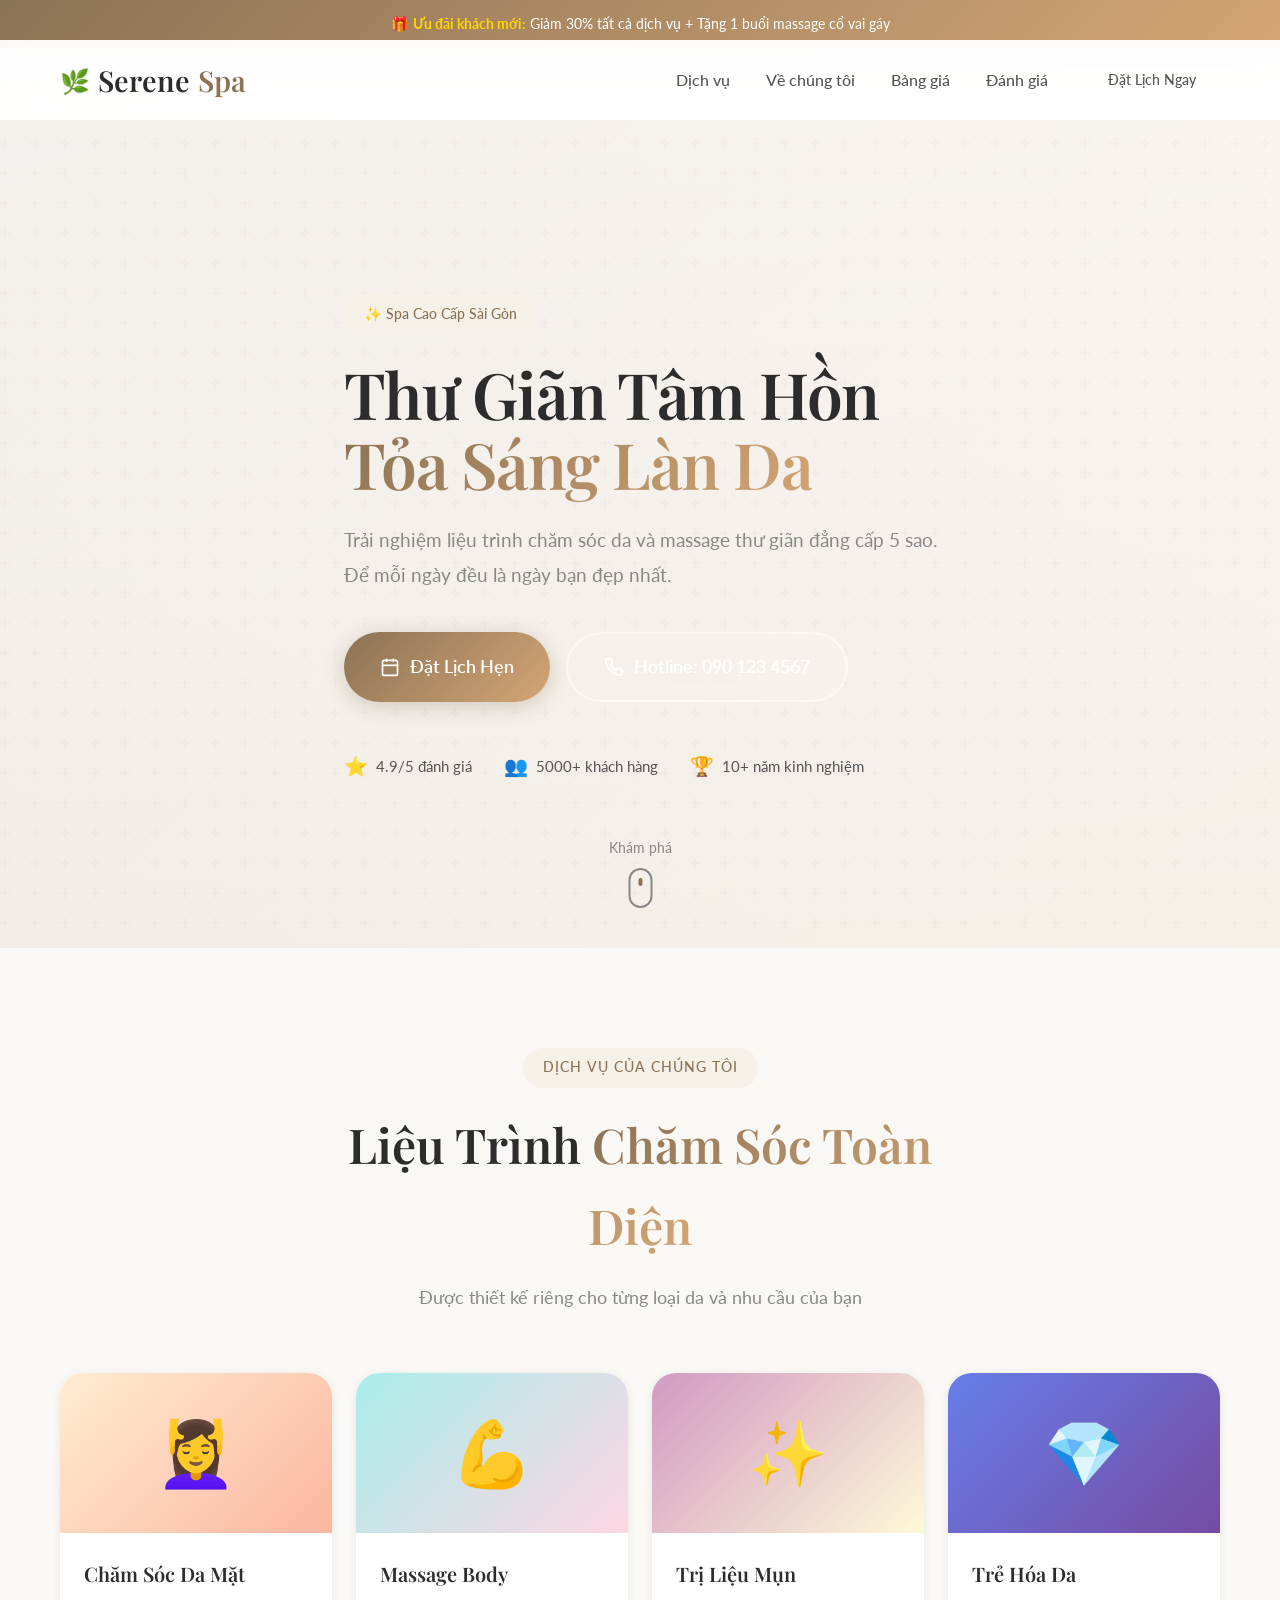
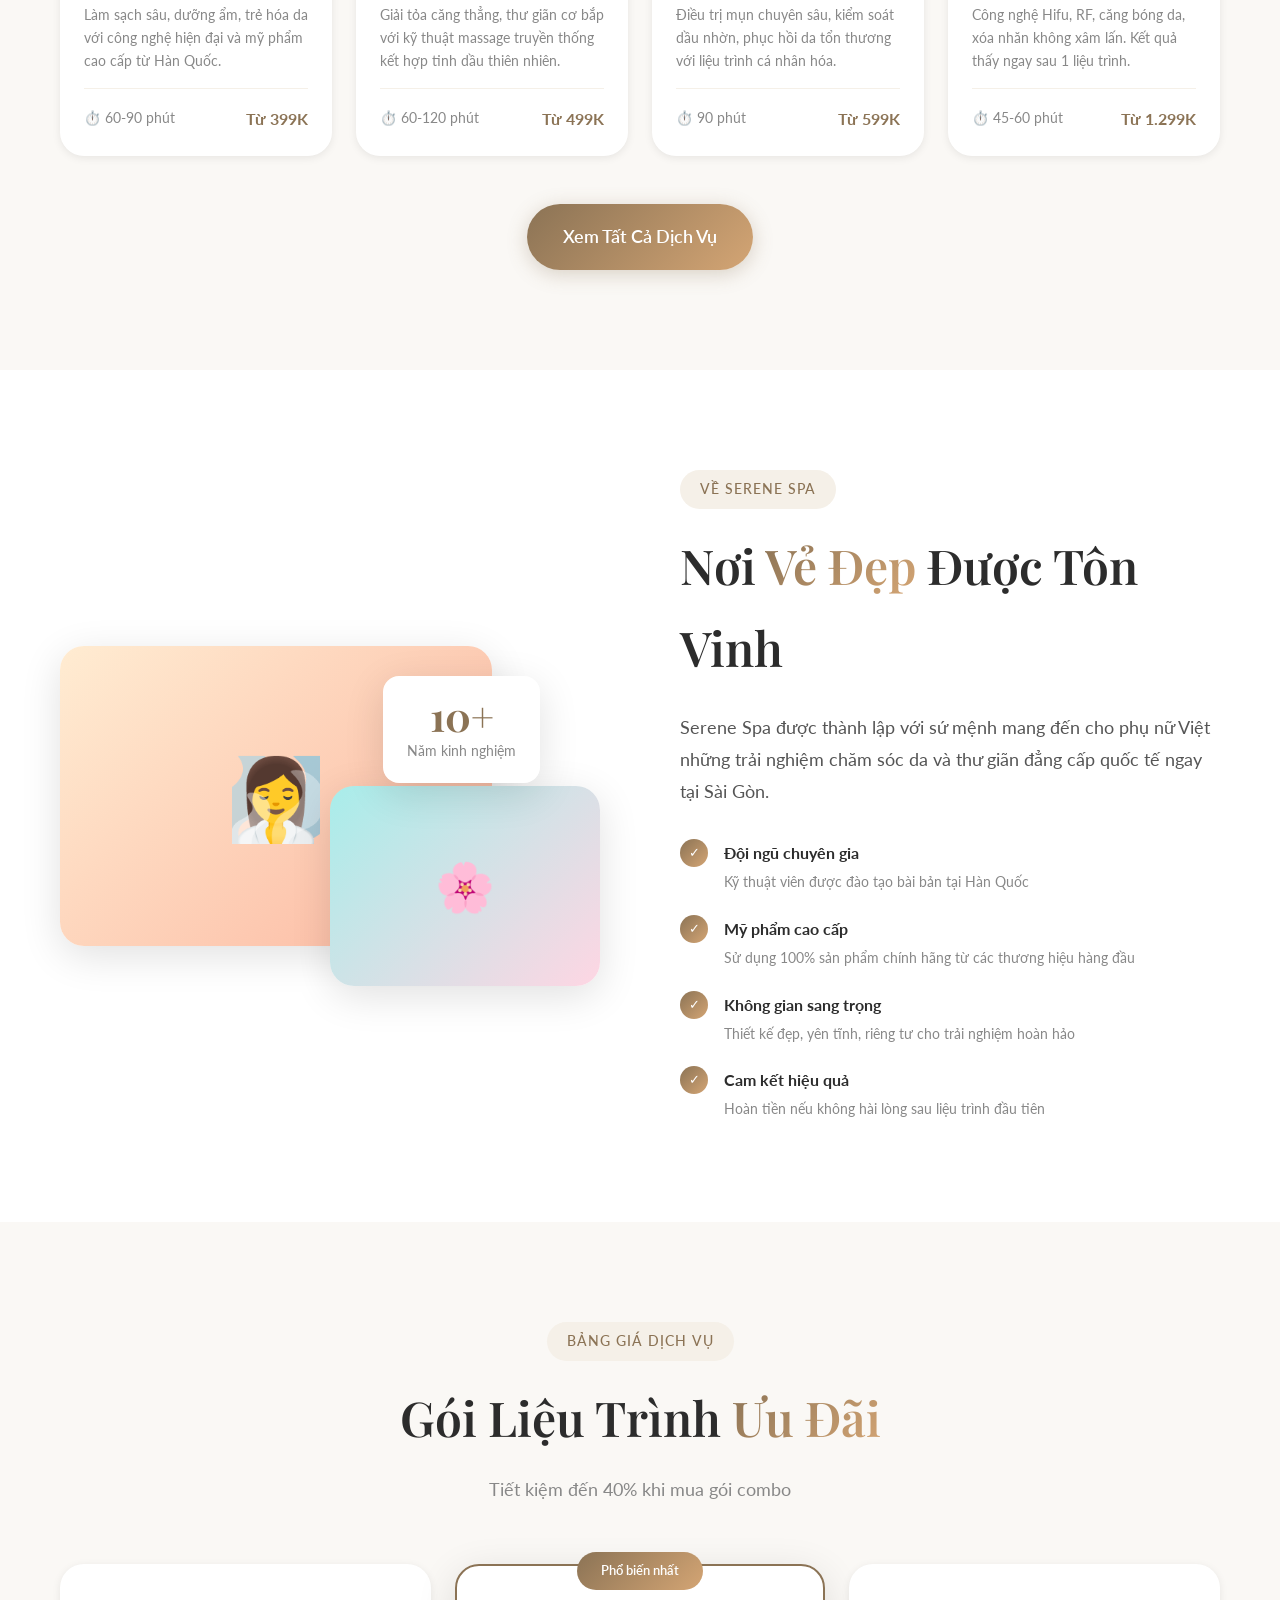
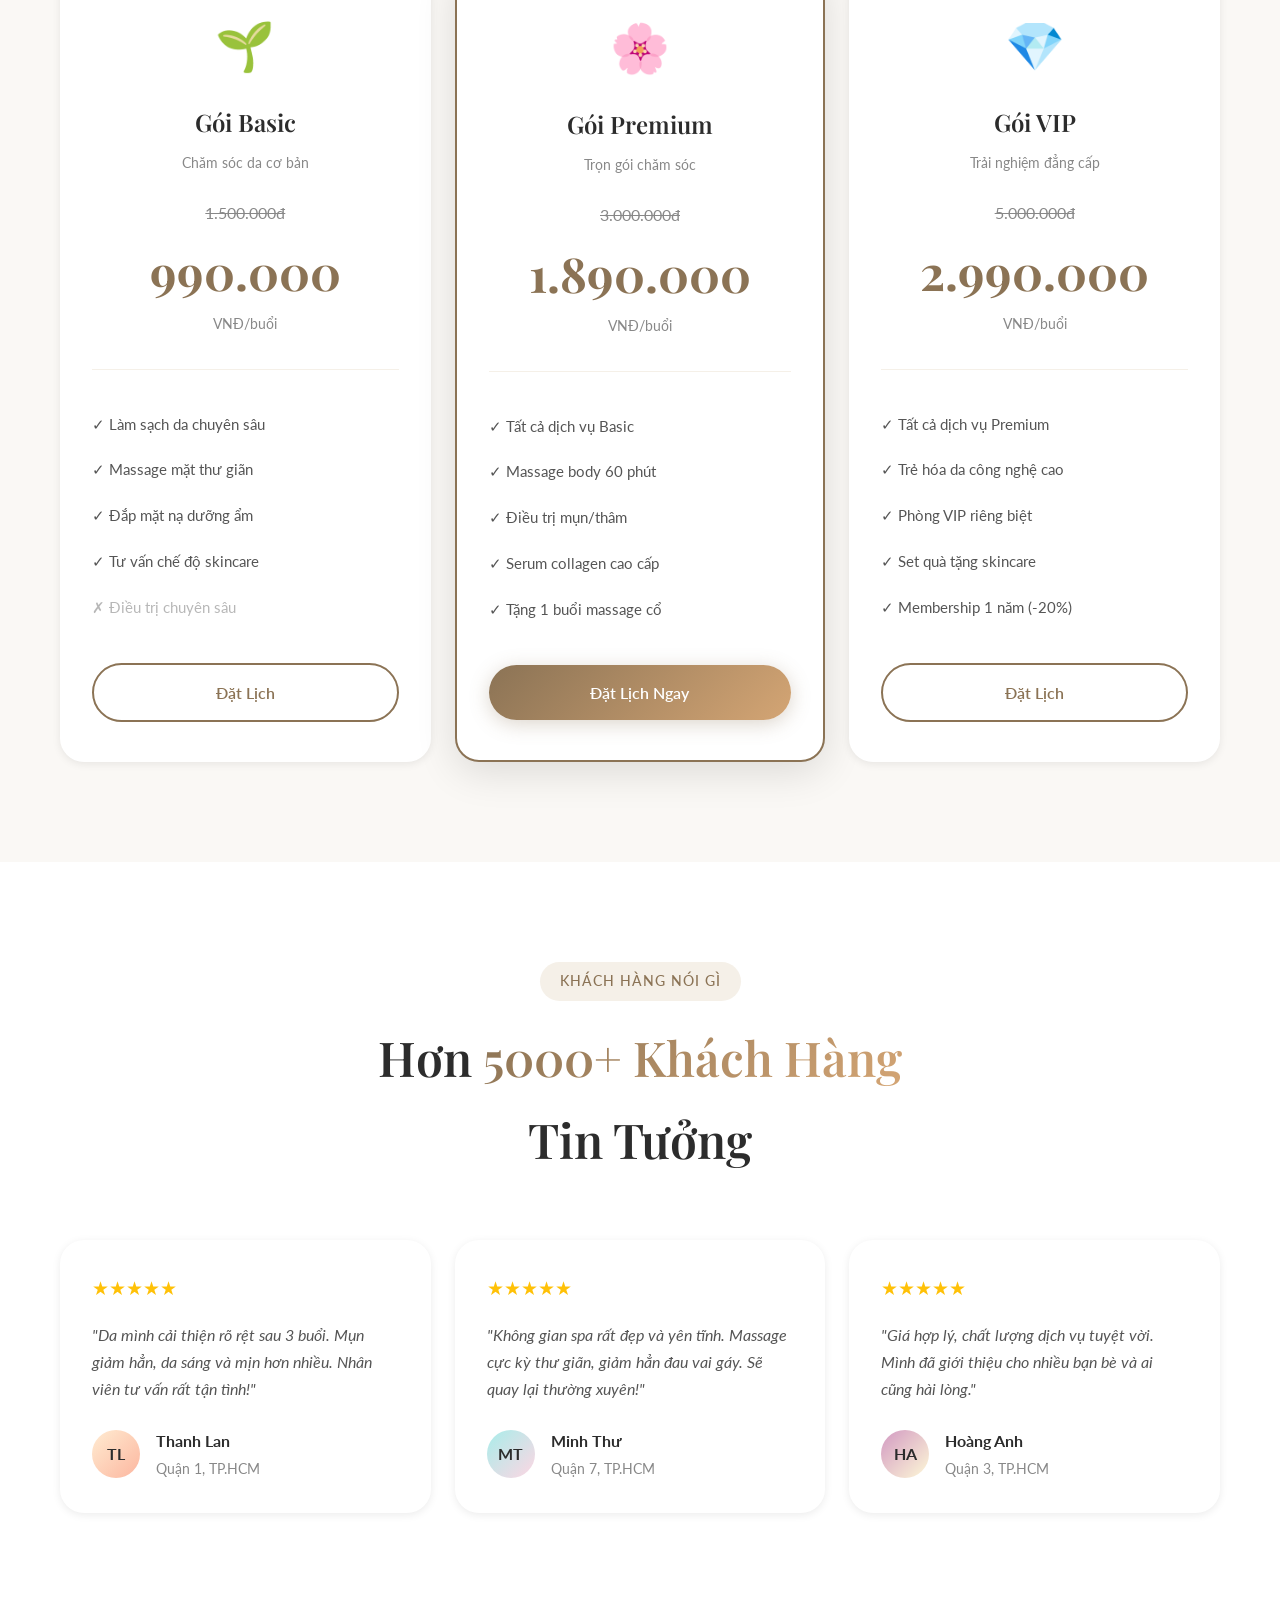
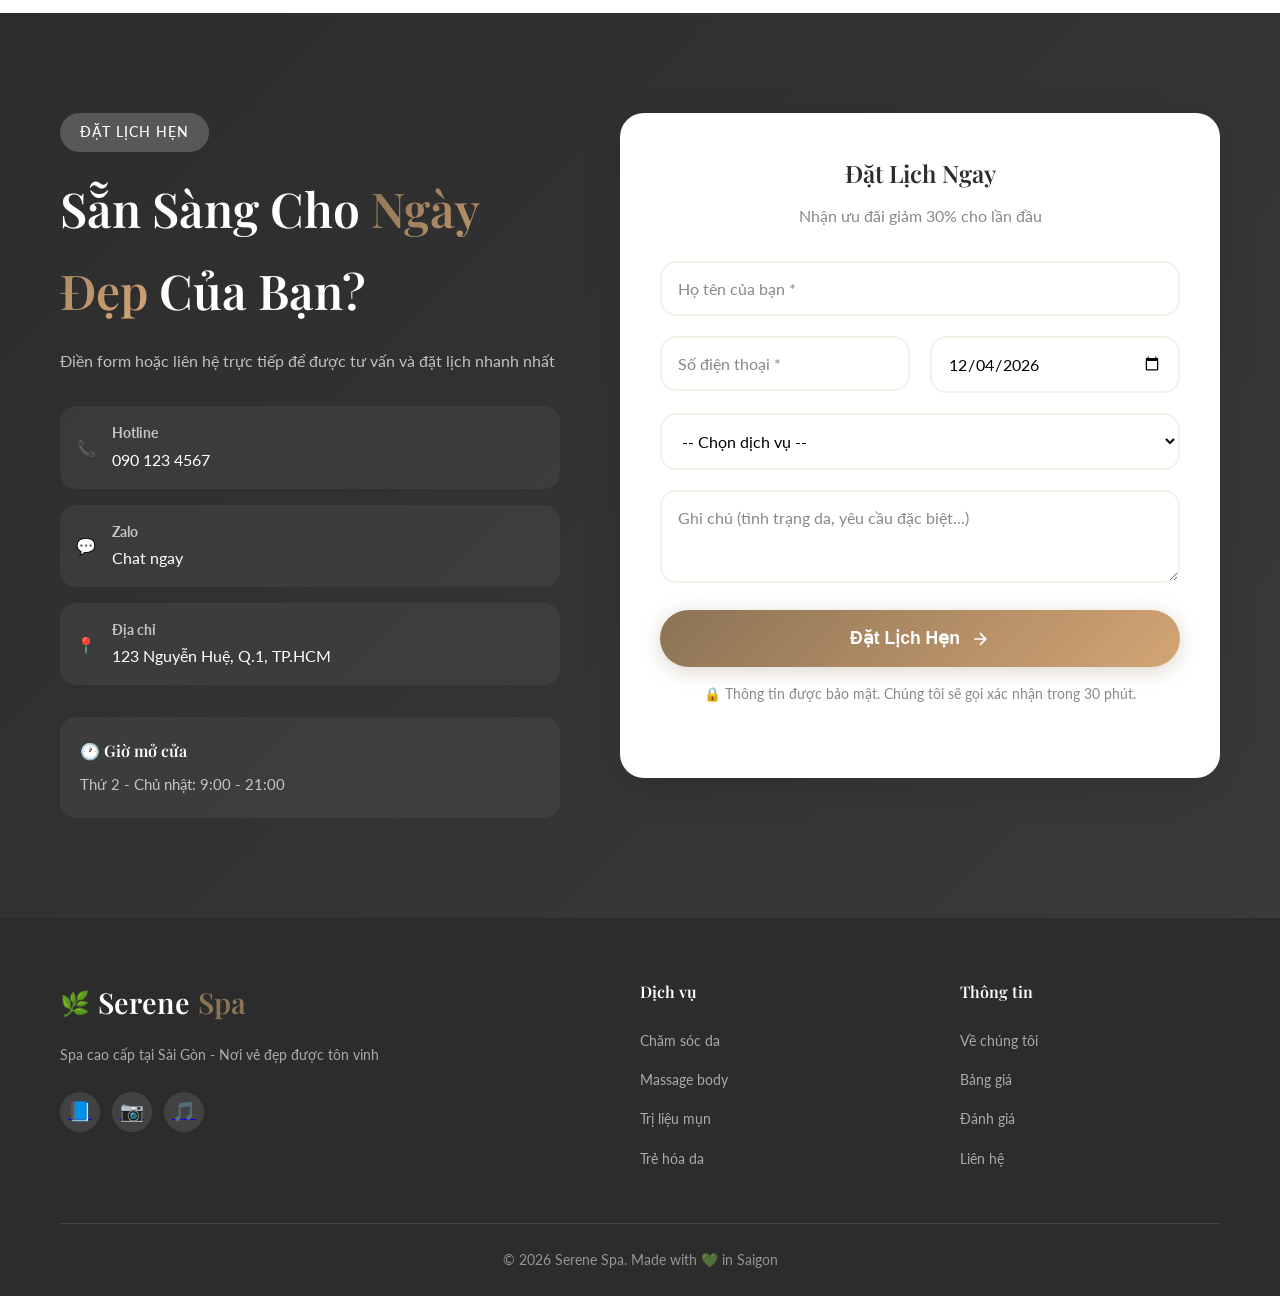
<file: landing-spa/index.html>
<!DOCTYPE html>
<html lang="vi">
<head>
    <meta charset="UTF-8">
    <meta name="viewport" content="width=device-width, initial-scale=1.0">
    <title>Serene Spa - Chăm Sóc Da Chuyên Sâu | Thư Giãn & Làm Đẹp</title>
    <meta name="description" content="Serene Spa - Spa cao cấp tại Sài Gòn. Dịch vụ chăm sóc da, massage thư giãn, trị liệu body. Đặt lịch ngay - Giảm 30% khách mới.">
    <link rel="preconnect" href="https://fonts.googleapis.com">
    <link rel="preconnect" href="https://fonts.gstatic.com" crossorigin>
    <link href="https://fonts.googleapis.com/css2?family=Playfair+Display:wght@400;500;600;700&family=Lato:wght@300;400;500;600;700&display=swap" rel="stylesheet">
    <link rel="stylesheet" href="styles.css">
    <link rel="icon" type="image/svg+xml" href="data:image/svg+xml,<svg xmlns='http://www.w3.org/2000/svg' viewBox='0 0 100 100'><text y='.9em' font-size='90'>🌿</text></svg>">
</head>
<body>
    <!-- Promo Banner -->
    <div class="promo-banner">
        <p>🎁 <strong>Ưu đãi khách mới:</strong> Giảm 30% tất cả dịch vụ + Tặng 1 buổi massage cổ vai gáy</p>
    </div>

    <!-- Navigation -->
    <nav class="navbar">
        <div class="container">
            <a href="#" class="logo">
                <span class="logo-icon">🌿</span>
                Serene<span class="logo-accent">Spa</span>
            </a>
            <ul class="nav-links">
                <li><a href="#services">Dịch vụ</a></li>
                <li><a href="#about">Về chúng tôi</a></li>
                <li><a href="#pricing">Bảng giá</a></li>
                <li><a href="#reviews">Đánh giá</a></li>
                <li><a href="#booking" class="btn btn-nav">Đặt Lịch Ngay</a></li>
            </ul>
            <button class="mobile-menu-btn" aria-label="Menu">
                <span></span>
                <span></span>
                <span></span>
            </button>
        </div>
    </nav>

    <!-- Hero Section -->
    <section class="hero">
        <div class="hero-overlay"></div>
        <div class="hero-bg"></div>
        <div class="container">
            <div class="hero-content">
                <span class="hero-tag">✨ Spa Cao Cấp Sài Gòn</span>
                <h1>Thư Giãn Tâm Hồn<br><span class="text-gradient">Tỏa Sáng Làn Da</span></h1>
                <p class="hero-subtitle">
                    Trải nghiệm liệu trình chăm sóc da và massage thư giãn đẳng cấp 5 sao.<br>
                    Để mỗi ngày đều là ngày bạn đẹp nhất.
                </p>
                <div class="hero-cta">
                    <a href="#booking" class="btn btn-primary btn-lg">
                        <svg width="20" height="20" viewBox="0 0 24 24" fill="none" stroke="currentColor" stroke-width="2">
                            <rect x="3" y="4" width="18" height="18" rx="2" ry="2"/>
                            <line x1="16" y1="2" x2="16" y2="6"/>
                            <line x1="8" y1="2" x2="8" y2="6"/>
                            <line x1="3" y1="10" x2="21" y2="10"/>
                        </svg>
                        Đặt Lịch Hẹn
                    </a>
                    <a href="tel:0901234567" class="btn btn-outline-light btn-lg">
                        <svg width="20" height="20" viewBox="0 0 24 24" fill="none" stroke="currentColor" stroke-width="2">
                            <path d="M22 16.92v3a2 2 0 0 1-2.18 2 19.79 19.79 0 0 1-8.63-3.07 19.5 19.5 0 0 1-6-6 19.79 19.79 0 0 1-3.07-8.67A2 2 0 0 1 4.11 2h3a2 2 0 0 1 2 1.72 12.84 12.84 0 0 0 .7 2.81 2 2 0 0 1-.45 2.11L8.09 9.91a16 16 0 0 0 6 6l1.27-1.27a2 2 0 0 1 2.11-.45 12.84 12.84 0 0 0 2.81.7A2 2 0 0 1 22 16.92z"/>
                        </svg>
                        Hotline: 090 123 4567
                    </a>
                </div>
                <div class="hero-features">
                    <div class="feature">
                        <span class="feature-icon">⭐</span>
                        <span>4.9/5 đánh giá</span>
                    </div>
                    <div class="feature">
                        <span class="feature-icon">👥</span>
                        <span>5000+ khách hàng</span>
                    </div>
                    <div class="feature">
                        <span class="feature-icon">🏆</span>
                        <span>10+ năm kinh nghiệm</span>
                    </div>
                </div>
            </div>
        </div>
        <div class="scroll-indicator">
            <span>Khám phá</span>
            <div class="scroll-arrow"></div>
        </div>
    </section>

    <!-- Services Section -->
    <section class="services" id="services">
        <div class="container">
            <div class="section-header">
                <span class="section-tag">Dịch vụ của chúng tôi</span>
                <h2>Liệu Trình <span class="text-gradient">Chăm Sóc Toàn Diện</span></h2>
                <p>Được thiết kế riêng cho từng loại da và nhu cầu của bạn</p>
            </div>
            <div class="services-grid">
                <div class="service-card">
                    <div class="service-image" style="background: linear-gradient(135deg, #ffecd2 0%, #fcb69f 100%);">
                        <span class="service-emoji">💆‍♀️</span>
                    </div>
                    <div class="service-content">
                        <h3>Chăm Sóc Da Mặt</h3>
                        <p>Làm sạch sâu, dưỡng ẩm, trẻ hóa da với công nghệ hiện đại và mỹ phẩm cao cấp từ Hàn Quốc.</p>
                        <div class="service-meta">
                            <span class="service-duration">⏱️ 60-90 phút</span>
                            <span class="service-price">Từ 399K</span>
                        </div>
                    </div>
                </div>
                <div class="service-card">
                    <div class="service-image" style="background: linear-gradient(135deg, #a8edea 0%, #fed6e3 100%);">
                        <span class="service-emoji">💪</span>
                    </div>
                    <div class="service-content">
                        <h3>Massage Body</h3>
                        <p>Giải tỏa căng thẳng, thư giãn cơ bắp với kỹ thuật massage truyền thống kết hợp tinh dầu thiên nhiên.</p>
                        <div class="service-meta">
                            <span class="service-duration">⏱️ 60-120 phút</span>
                            <span class="service-price">Từ 499K</span>
                        </div>
                    </div>
                </div>
                <div class="service-card">
                    <div class="service-image" style="background: linear-gradient(135deg, #d299c2 0%, #fef9d7 100%);">
                        <span class="service-emoji">✨</span>
                    </div>
                    <div class="service-content">
                        <h3>Trị Liệu Mụn</h3>
                        <p>Điều trị mụn chuyên sâu, kiểm soát dầu nhờn, phục hồi da tổn thương với liệu trình cá nhân hóa.</p>
                        <div class="service-meta">
                            <span class="service-duration">⏱️ 90 phút</span>
                            <span class="service-price">Từ 599K</span>
                        </div>
                    </div>
                </div>
                <div class="service-card">
                    <div class="service-image" style="background: linear-gradient(135deg, #667eea 0%, #764ba2 100%);">
                        <span class="service-emoji">💎</span>
                    </div>
                    <div class="service-content">
                        <h3>Trẻ Hóa Da</h3>
                        <p>Công nghệ Hifu, RF, căng bóng da, xóa nhăn không xâm lấn. Kết quả thấy ngay sau 1 liệu trình.</p>
                        <div class="service-meta">
                            <span class="service-duration">⏱️ 45-60 phút</span>
                            <span class="service-price">Từ 1.299K</span>
                        </div>
                    </div>
                </div>
            </div>
            <div class="services-cta">
                <a href="#booking" class="btn btn-primary btn-lg">Xem Tất Cả Dịch Vụ</a>
            </div>
        </div>
    </section>

    <!-- About Section -->
    <section class="about" id="about">
        <div class="container">
            <div class="about-grid">
                <div class="about-images">
                    <div class="about-image main">
                        <div class="image-placeholder" style="background: linear-gradient(135deg, #ffecd2 0%, #fcb69f 100%);">
                            <span>🧖‍♀️</span>
                        </div>
                    </div>
                    <div class="about-image secondary">
                        <div class="image-placeholder" style="background: linear-gradient(135deg, #a8edea 0%, #fed6e3 100%);">
                            <span>🌸</span>
                        </div>
                    </div>
                    <div class="about-badge">
                        <span class="badge-number">10+</span>
                        <span class="badge-text">Năm kinh nghiệm</span>
                    </div>
                </div>
                <div class="about-content">
                    <span class="section-tag">Về Serene Spa</span>
                    <h2>Nơi <span class="text-gradient">Vẻ Đẹp</span> Được Tôn Vinh</h2>
                    <p class="about-text">
                        Serene Spa được thành lập với sứ mệnh mang đến cho phụ nữ Việt những trải nghiệm 
                        chăm sóc da và thư giãn đẳng cấp quốc tế ngay tại Sài Gòn.
                    </p>
                    <ul class="about-features">
                        <li>
                            <span class="check-icon">✓</span>
                            <div>
                                <strong>Đội ngũ chuyên gia</strong>
                                <p>Kỹ thuật viên được đào tạo bài bản tại Hàn Quốc</p>
                            </div>
                        </li>
                        <li>
                            <span class="check-icon">✓</span>
                            <div>
                                <strong>Mỹ phẩm cao cấp</strong>
                                <p>Sử dụng 100% sản phẩm chính hãng từ các thương hiệu hàng đầu</p>
                            </div>
                        </li>
                        <li>
                            <span class="check-icon">✓</span>
                            <div>
                                <strong>Không gian sang trọng</strong>
                                <p>Thiết kế đẹp, yên tĩnh, riêng tư cho trải nghiệm hoàn hảo</p>
                            </div>
                        </li>
                        <li>
                            <span class="check-icon">✓</span>
                            <div>
                                <strong>Cam kết hiệu quả</strong>
                                <p>Hoàn tiền nếu không hài lòng sau liệu trình đầu tiên</p>
                            </div>
                        </li>
                    </ul>
                </div>
            </div>
        </div>
    </section>

    <!-- Pricing Section -->
    <section class="pricing" id="pricing">
        <div class="container">
            <div class="section-header">
                <span class="section-tag">Bảng giá dịch vụ</span>
                <h2>Gói Liệu Trình <span class="text-gradient">Ưu Đãi</span></h2>
                <p>Tiết kiệm đến 40% khi mua gói combo</p>
            </div>
            <div class="pricing-grid">
                <div class="pricing-card">
                    <div class="pricing-header">
                        <span class="pricing-icon">🌱</span>
                        <h3>Gói Basic</h3>
                        <p>Chăm sóc da cơ bản</p>
                    </div>
                    <div class="pricing-price">
                        <span class="price-old">1.500.000đ</span>
                        <span class="price-current">990.000</span>
                        <span class="price-unit">VNĐ/buổi</span>
                    </div>
                    <ul class="pricing-features">
                        <li>✓ Làm sạch da chuyên sâu</li>
                        <li>✓ Massage mặt thư giãn</li>
                        <li>✓ Đắp mặt nạ dưỡng ẩm</li>
                        <li>✓ Tư vấn chế độ skincare</li>
                        <li class="disabled">✗ Điều trị chuyên sâu</li>
                    </ul>
                    <a href="#booking" class="btn btn-outline btn-block">Đặt Lịch</a>
                </div>
                
                <div class="pricing-card featured">
                    <div class="pricing-badge">Phổ biến nhất</div>
                    <div class="pricing-header">
                        <span class="pricing-icon">🌸</span>
                        <h3>Gói Premium</h3>
                        <p>Trọn gói chăm sóc</p>
                    </div>
                    <div class="pricing-price">
                        <span class="price-old">3.000.000đ</span>
                        <span class="price-current">1.890.000</span>
                        <span class="price-unit">VNĐ/buổi</span>
                    </div>
                    <ul class="pricing-features">
                        <li>✓ Tất cả dịch vụ Basic</li>
                        <li>✓ Massage body 60 phút</li>
                        <li>✓ Điều trị mụn/thâm</li>
                        <li>✓ Serum collagen cao cấp</li>
                        <li>✓ Tặng 1 buổi massage cổ</li>
                    </ul>
                    <a href="#booking" class="btn btn-primary btn-block">Đặt Lịch Ngay</a>
                </div>
                
                <div class="pricing-card">
                    <div class="pricing-header">
                        <span class="pricing-icon">💎</span>
                        <h3>Gói VIP</h3>
                        <p>Trải nghiệm đẳng cấp</p>
                    </div>
                    <div class="pricing-price">
                        <span class="price-old">5.000.000đ</span>
                        <span class="price-current">2.990.000</span>
                        <span class="price-unit">VNĐ/buổi</span>
                    </div>
                    <ul class="pricing-features">
                        <li>✓ Tất cả dịch vụ Premium</li>
                        <li>✓ Trẻ hóa da công nghệ cao</li>
                        <li>✓ Phòng VIP riêng biệt</li>
                        <li>✓ Set quà tặng skincare</li>
                        <li>✓ Membership 1 năm (-20%)</li>
                    </ul>
                    <a href="#booking" class="btn btn-outline btn-block">Đặt Lịch</a>
                </div>
            </div>
        </div>
    </section>

    <!-- Reviews Section -->
    <section class="reviews" id="reviews">
        <div class="container">
            <div class="section-header">
                <span class="section-tag">Khách hàng nói gì</span>
                <h2>Hơn <span class="text-gradient">5000+ Khách Hàng</span> Tin Tưởng</h2>
            </div>
            <div class="reviews-grid">
                <div class="review-card">
                    <div class="review-stars">★★★★★</div>
                    <p class="review-text">"Da mình cải thiện rõ rệt sau 3 buổi. Mụn giảm hẳn, da sáng và mịn hơn nhiều. Nhân viên tư vấn rất tận tình!"</p>
                    <div class="review-author">
                        <div class="author-avatar" style="background: linear-gradient(135deg, #ffecd2, #fcb69f);">TL</div>
                        <div class="author-info">
                            <strong>Thanh Lan</strong>
                            <span>Quận 1, TP.HCM</span>
                        </div>
                    </div>
                </div>
                <div class="review-card">
                    <div class="review-stars">★★★★★</div>
                    <p class="review-text">"Không gian spa rất đẹp và yên tĩnh. Massage cực kỳ thư giãn, giảm hẳn đau vai gáy. Sẽ quay lại thường xuyên!"</p>
                    <div class="review-author">
                        <div class="author-avatar" style="background: linear-gradient(135deg, #a8edea, #fed6e3);">MT</div>
                        <div class="author-info">
                            <strong>Minh Thư</strong>
                            <span>Quận 7, TP.HCM</span>
                        </div>
                    </div>
                </div>
                <div class="review-card">
                    <div class="review-stars">★★★★★</div>
                    <p class="review-text">"Giá hợp lý, chất lượng dịch vụ tuyệt vời. Mình đã giới thiệu cho nhiều bạn bè và ai cũng hài lòng."</p>
                    <div class="review-author">
                        <div class="author-avatar" style="background: linear-gradient(135deg, #d299c2, #fef9d7);">HA</div>
                        <div class="author-info">
                            <strong>Hoàng Anh</strong>
                            <span>Quận 3, TP.HCM</span>
                        </div>
                    </div>
                </div>
            </div>
        </div>
    </section>

    <!-- Booking Section -->
    <section class="booking" id="booking">
        <div class="container">
            <div class="booking-wrapper">
                <div class="booking-info">
                    <span class="section-tag light">Đặt lịch hẹn</span>
                    <h2>Sẵn Sàng Cho <span class="text-gradient">Ngày Đẹp</span> Của Bạn?</h2>
                    <p>Điền form hoặc liên hệ trực tiếp để được tư vấn và đặt lịch nhanh nhất</p>
                    
                    <div class="contact-methods">
                        <a href="tel:0901234567" class="contact-method">
                            <span class="method-icon">📞</span>
                            <div>
                                <strong>Hotline</strong>
                                <span>090 123 4567</span>
                            </div>
                        </a>
                        <a href="https://zalo.me/0901234567" class="contact-method">
                            <span class="method-icon">💬</span>
                            <div>
                                <strong>Zalo</strong>
                                <span>Chat ngay</span>
                            </div>
                        </a>
                        <div class="contact-method">
                            <span class="method-icon">📍</span>
                            <div>
                                <strong>Địa chỉ</strong>
                                <span>123 Nguyễn Huệ, Q.1, TP.HCM</span>
                            </div>
                        </div>
                    </div>
                    
                    <div class="opening-hours">
                        <h4>🕐 Giờ mở cửa</h4>
                        <p>Thứ 2 - Chủ nhật: 9:00 - 21:00</p>
                    </div>
                </div>
                
                <form class="booking-form" id="bookingForm">
                    <h3>Đặt Lịch Ngay</h3>
                    <p>Nhận ưu đãi giảm 30% cho lần đầu</p>
                    
                    <div class="form-group">
                        <input type="text" name="name" required placeholder="Họ tên của bạn *">
                    </div>
                    <div class="form-row">
                        <div class="form-group">
                            <input type="tel" name="phone" required placeholder="Số điện thoại *">
                        </div>
                        <div class="form-group">
                            <input type="date" name="date" required>
                        </div>
                    </div>
                    <div class="form-group">
                        <select name="service" required>
                            <option value="">-- Chọn dịch vụ --</option>
                            <option value="facial">Chăm sóc da mặt</option>
                            <option value="massage">Massage body</option>
                            <option value="acne">Trị liệu mụn</option>
                            <option value="anti-aging">Trẻ hóa da</option>
                            <option value="combo">Gói combo</option>
                        </select>
                    </div>
                    <div class="form-group">
                        <textarea name="note" rows="3" placeholder="Ghi chú (tình trạng da, yêu cầu đặc biệt...)"></textarea>
                    </div>
                    <button type="submit" class="btn btn-primary btn-block btn-lg">
                        Đặt Lịch Hẹn
                        <svg width="20" height="20" viewBox="0 0 24 24" fill="none" stroke="currentColor" stroke-width="2">
                            <path d="M5 12h14M12 5l7 7-7 7"/>
                        </svg>
                    </button>
                    <p class="form-note">🔒 Thông tin được bảo mật. Chúng tôi sẽ gọi xác nhận trong 30 phút.</p>
                </form>
            </div>
        </div>
    </section>

    <!-- Footer -->
    <footer class="footer">
        <div class="container">
            <div class="footer-content">
                <div class="footer-brand">
                    <a href="#" class="logo">
                        <span class="logo-icon">🌿</span>
                        Serene<span class="logo-accent">Spa</span>
                    </a>
                    <p>Spa cao cấp tại Sài Gòn - Nơi vẻ đẹp được tôn vinh</p>
                    <div class="footer-social">
                        <a href="#" aria-label="Facebook">📘</a>
                        <a href="#" aria-label="Instagram">📷</a>
                        <a href="#" aria-label="TikTok">🎵</a>
                    </div>
                </div>
                <div class="footer-links">
                    <h4>Dịch vụ</h4>
                    <ul>
                        <li><a href="#services">Chăm sóc da</a></li>
                        <li><a href="#services">Massage body</a></li>
                        <li><a href="#services">Trị liệu mụn</a></li>
                        <li><a href="#services">Trẻ hóa da</a></li>
                    </ul>
                </div>
                <div class="footer-links">
                    <h4>Thông tin</h4>
                    <ul>
                        <li><a href="#about">Về chúng tôi</a></li>
                        <li><a href="#pricing">Bảng giá</a></li>
                        <li><a href="#reviews">Đánh giá</a></li>
                        <li><a href="#booking">Liên hệ</a></li>
                    </ul>
                </div>
            </div>
            <div class="footer-bottom">
                <p>© 2024 Serene Spa. Made with 💚 in Saigon</p>
            </div>
        </div>
    </footer>

    <!-- Floating Buttons -->
    <div class="floating-buttons">
        <a href="https://zalo.me/0901234567" class="float-btn zalo" title="Chat Zalo">💬</a>
        <a href="tel:0901234567" class="float-btn phone" title="Gọi ngay">📞</a>
    </div>

    <script src="script.js"></script>
</body>
</html>
</file>
<file: styles.css>
/* ===== CSS Variables ===== */
:root {
    --primary: #6366f1;
    --primary-dark: #4f46e5;
    --primary-light: #818cf8;
    --secondary: #0ea5e9;
    --accent: #f59e0b;
    --success: #10b981;
    --danger: #ef4444;
    --cta-hot: #ff5722;
    --cta-hot-dark: #e64a19;
    --dark: #0f172a;
    --dark-light: #1e293b;
    --gray-900: #111827;
    --gray-800: #1f2937;
    --gray-700: #374151;
    --gray-600: #4b5563;
    --gray-500: #6b7280;
    --gray-400: #9ca3af;
    --gray-300: #d1d5db;
    --gray-200: #e5e7eb;
    --gray-100: #f3f4f6;
    --gray-50: #f9fafb;
    --white: #ffffff;
    --gradient: linear-gradient(135deg, var(--primary) 0%, var(--secondary) 100%);
    --gradient-text: linear-gradient(135deg, #667eea 0%, #764ba2 50%, #f093fb 100%);
    --shadow-sm: 0 1px 2px 0 rgba(0, 0, 0, 0.05);
    --shadow: 0 4px 6px -1px rgba(0, 0, 0, 0.1);
    --shadow-md: 0 10px 15px -3px rgba(0, 0, 0, 0.1);
    --shadow-lg: 0 20px 25px -5px rgba(0, 0, 0, 0.1);
    --shadow-xl: 0 25px 50px -12px rgba(0, 0, 0, 0.25);
    --radius: 12px;
    --radius-lg: 20px;
    --radius-xl: 24px;
    --transition: all 0.3s ease;
}

/* ===== Reset & Base ===== */
*, *::before, *::after {
    margin: 0;
    padding: 0;
    box-sizing: border-box;
}

html {
    scroll-behavior: smooth;
}

body {
    font-family: 'Inter', -apple-system, BlinkMacSystemFont, 'Segoe UI', sans-serif;
    font-size: 16px;
    line-height: 1.6;
    color: var(--gray-700);
    background: var(--white);
    overflow-x: hidden;
}

.container {
    width: 100%;
    max-width: 1200px;
    margin: 0 auto;
    padding: 0 20px;
}

a {
    text-decoration: none;
    color: inherit;
    transition: var(--transition);
}

ul {
    list-style: none;
}

img {
    max-width: 100%;
    height: auto;
}

/* ===== Typography ===== */
h1, h2, h3, h4, h5, h6 {
    color: var(--dark);
    font-weight: 700;
    line-height: 1.2;
}

h1 { font-size: clamp(2.5rem, 5vw, 4rem); }
h2 { font-size: clamp(2rem, 4vw, 3rem); }
h3 { font-size: clamp(1.25rem, 2vw, 1.5rem); }

.gradient-text {
    background: var(--gradient-text);
    -webkit-background-clip: text;
    -webkit-text-fill-color: transparent;
    background-clip: text;
}

/* ===== Buttons ===== */
.btn {
    display: inline-flex;
    align-items: center;
    justify-content: center;
    gap: 8px;
    padding: 12px 24px;
    font-size: 1rem;
    font-weight: 600;
    border-radius: var(--radius);
    border: none;
    cursor: pointer;
    transition: var(--transition);
    text-align: center;
}

.btn svg {
    flex-shrink: 0;
}

.btn-primary {
    background: var(--gradient);
    color: var(--white);
    box-shadow: 0 4px 15px rgba(99, 102, 241, 0.4);
}

.btn-primary:hover {
    transform: translateY(-2px);
    box-shadow: 0 6px 20px rgba(99, 102, 241, 0.5);
}

.btn-outline {
    background: transparent;
    color: var(--primary);
    border: 2px solid var(--primary);
}

.btn-outline:hover {
    background: var(--primary);
    color: var(--white);
}

.btn-lg {
    padding: 16px 32px;
    font-size: 1.1rem;
}

.btn-block {
    width: 100%;
}

.btn-nav {
    padding: 10px 20px;
    font-size: 0.9rem;
}

/* Hot CTA Button - High contrast orange */
.btn-hot {
    background: linear-gradient(135deg, var(--cta-hot) 0%, #ff7043 100%);
    color: var(--white);
    box-shadow: 0 4px 15px rgba(255, 87, 34, 0.4);
    font-weight: 700;
    position: relative;
    overflow: hidden;
}

.btn-hot::before {
    content: '';
    position: absolute;
    top: 0;
    left: -100%;
    width: 100%;
    height: 100%;
    background: linear-gradient(90deg, transparent, rgba(255,255,255,0.3), transparent);
    animation: shine 2s infinite;
}

@keyframes shine {
    0% { left: -100%; }
    50%, 100% { left: 100%; }
}

.btn-hot:hover {
    background: linear-gradient(135deg, var(--cta-hot-dark) 0%, var(--cta-hot) 100%);
    transform: translateY(-3px);
    box-shadow: 0 8px 25px rgba(255, 87, 34, 0.5);
}

/* ===== Urgency Banner ===== */
.urgency-banner {
    background: linear-gradient(90deg, var(--primary) 0%, var(--secondary) 100%);
    color: var(--white);
    padding: 12px 0;
    text-align: center;
    font-size: 0.9rem;
    position: relative;
    z-index: 1001;
}

.urgency-banner p {
    display: flex;
    align-items: center;
    justify-content: center;
    gap: 8px;
    flex-wrap: wrap;
}

.urgency-icon {
    animation: pulse 1s ease-in-out infinite;
}

.urgency-countdown {
    background: rgba(255,255,255,0.2);
    padding: 4px 12px;
    border-radius: 50px;
    font-weight: 700;
    margin-left: 8px;
}

@keyframes pulse {
    0%, 100% { transform: scale(1); }
    50% { transform: scale(1.2); }
}

/* ===== Navigation ===== */
.navbar {
    position: fixed;
    top: 0;
    left: 0;
    right: 0;
    z-index: 1000;
    background: rgba(255, 255, 255, 0.95);
    backdrop-filter: blur(10px);
    border-bottom: 1px solid var(--gray-100);
    transition: var(--transition);
}

.navbar .container {
    display: flex;
    align-items: center;
    justify-content: space-between;
    height: 72px;
}

.logo {
    display: flex;
    align-items: center;
    gap: 10px;
    font-size: 1.5rem;
    font-weight: 800;
    color: var(--dark);
}

.logo-icon-svg {
    flex-shrink: 0;
}

.nav-links {
    display: flex;
    align-items: center;
    gap: 32px;
}

.nav-links a {
    color: var(--gray-600);
    font-weight: 500;
}

.nav-links a:hover {
    color: var(--primary);
}

.mobile-menu-btn {
    display: none;
    flex-direction: column;
    gap: 5px;
    padding: 8px;
    background: none;
    border: none;
    cursor: pointer;
}

.mobile-menu-btn span {
    display: block;
    width: 24px;
    height: 2px;
    background: var(--dark);
    transition: var(--transition);
}

/* ===== Hero Section ===== */
.hero {
    position: relative;
    padding: 180px 0 60px;
    overflow: hidden;
    background: linear-gradient(180deg, var(--gray-50) 0%, var(--white) 100%);
}

.hero-bg {
    position: absolute;
    top: 0;
    left: 0;
    right: 0;
    bottom: 0;
    pointer-events: none;
    overflow: hidden;
}

.hero-shape {
    position: absolute;
    border-radius: 50%;
    filter: blur(60px);
    opacity: 0.5;
}

.shape-1 {
    width: 400px;
    height: 400px;
    background: rgba(99, 102, 241, 0.2);
    top: -100px;
    left: -100px;
}

.shape-2 {
    width: 300px;
    height: 300px;
    background: rgba(14, 165, 233, 0.2);
    bottom: -50px;
    right: -50px;
}

.shape-3 {
    width: 200px;
    height: 200px;
    background: rgba(245, 158, 11, 0.15);
    top: 50%;
    left: 50%;
    transform: translate(-50%, -50%);
}

.hero .container {
    display: grid;
    grid-template-columns: 1fr 1fr;
    gap: 60px;
    align-items: center;
    position: relative;
    z-index: 1;
}

.hero-badge {
    display: inline-flex;
    align-items: center;
    gap: 8px;
    padding: 8px 16px;
    background: linear-gradient(135deg, rgba(99, 102, 241, 0.1), rgba(14, 165, 233, 0.1));
    border: 1px solid rgba(99, 102, 241, 0.2);
    border-radius: 50px;
    font-size: 0.875rem;
    font-weight: 600;
    color: var(--primary);
    margin-bottom: 24px;
}

.hero-badge svg {
    color: var(--accent);
}

.hero-title {
    margin-bottom: 24px;
    letter-spacing: -0.02em;
}

.hero-subtitle {
    font-size: 1.2rem;
    color: var(--gray-600);
    margin-bottom: 32px;
    max-width: 540px;
    line-height: 1.7;
}

.hero-subtitle strong {
    color: var(--dark);
}

.hero-cta {
    display: flex;
    gap: 16px;
    margin-bottom: 48px;
    flex-wrap: wrap;
}

.hero-stats {
    display: flex;
    align-items: center;
    gap: 24px;
}

.stat {
    display: flex;
    flex-direction: column;
}

.stat-number {
    font-size: 2rem;
    font-weight: 800;
    color: var(--dark);
    line-height: 1;
}

.stat-label {
    font-size: 0.875rem;
    color: var(--gray-500);
    margin-top: 4px;
}

.stat-divider {
    width: 1px;
    height: 40px;
    background: var(--gray-200);
}

/* Hero Guarantee & Slots */
.hero-guarantee {
    display: flex;
    flex-direction: column;
    gap: 12px;
    margin-top: 32px;
}

.guarantee-badge {
    display: inline-flex;
    align-items: center;
    gap: 8px;
    padding: 10px 16px;
    background: rgba(16, 185, 129, 0.1);
    border: 1px solid rgba(16, 185, 129, 0.3);
    border-radius: 8px;
    color: var(--success);
    font-size: 0.875rem;
    font-weight: 500;
}

.slots-warning {
    display: inline-flex;
    align-items: center;
    gap: 8px;
    padding: 10px 16px;
    background: rgba(239, 68, 68, 0.1);
    border: 1px solid rgba(239, 68, 68, 0.3);
    border-radius: 8px;
    color: var(--danger);
    font-size: 0.875rem;
    font-weight: 500;
}

.pulse-dot {
    width: 8px;
    height: 8px;
    background: var(--danger);
    border-radius: 50%;
    animation: pulseDot 1.5s ease-in-out infinite;
}

@keyframes pulseDot {
    0%, 100% { opacity: 1; transform: scale(1); }
    50% { opacity: 0.5; transform: scale(1.5); }
}

/* Hero Visual */
.mockup-container {
    position: relative;
    perspective: 1000px;
}

.mockup-browser {
    background: var(--white);
    border-radius: var(--radius-xl);
    box-shadow: var(--shadow-xl), 0 0 0 1px rgba(0,0,0,0.05);
    overflow: hidden;
    transform: perspective(1000px) rotateY(-5deg) rotateX(2deg);
    transition: var(--transition);
}

.mockup-browser:hover {
    transform: perspective(1000px) rotateY(0deg) rotateX(0deg);
}

.browser-header {
    display: flex;
    align-items: center;
    gap: 16px;
    padding: 12px 16px;
    background: var(--gray-50);
    border-bottom: 1px solid var(--gray-100);
}

.browser-dots {
    display: flex;
    gap: 6px;
}

.browser-dots span {
    width: 12px;
    height: 12px;
    border-radius: 50%;
}

.browser-dots span:first-child { background: #ff5f57; }
.browser-dots span:nth-child(2) { background: #febc2e; }
.browser-dots span:last-child { background: #28c840; }

.browser-url {
    flex: 1;
    display: flex;
    align-items: center;
    gap: 8px;
    padding: 8px 12px;
    background: var(--white);
    border-radius: 8px;
    font-size: 0.8rem;
    color: var(--gray-500);
    border: 1px solid var(--gray-200);
}

.browser-url svg {
    color: var(--success);
}

.browser-content {
    padding: 24px;
    min-height: 320px;
    background: linear-gradient(180deg, var(--gray-50) 0%, var(--white) 100%);
}

.mock-hero {
    padding: 24px;
    background: var(--gradient);
    border-radius: 12px;
    margin-bottom: 20px;
}

.mock-text-lg {
    height: 24px;
    width: 70%;
    background: rgba(255,255,255,0.9);
    border-radius: 4px;
    margin-bottom: 12px;
}

.mock-text-sm {
    height: 12px;
    width: 90%;
    background: rgba(255,255,255,0.6);
    border-radius: 4px;
    margin-bottom: 16px;
}

.mock-btn {
    height: 32px;
    width: 120px;
    background: var(--white);
    border-radius: 6px;
}

.mock-features {
    display: grid;
    grid-template-columns: repeat(3, 1fr);
    gap: 16px;
    margin-bottom: 20px;
}

.mock-card {
    padding: 16px;
    background: var(--white);
    border-radius: 10px;
    border: 1px solid var(--gray-100);
    box-shadow: var(--shadow-sm);
}

.mock-icon {
    width: 32px;
    height: 32px;
    background: var(--gradient);
    border-radius: 8px;
    margin-bottom: 12px;
}

.mock-lines span {
    display: block;
    height: 8px;
    background: var(--gray-100);
    border-radius: 4px;
    margin-bottom: 8px;
}

.mock-lines span:last-child {
    width: 70%;
}

.mock-cta-section {
    text-align: center;
}

.mock-cta-btn {
    display: inline-block;
    height: 36px;
    width: 140px;
    background: var(--primary);
    border-radius: 8px;
}

.floating-element {
    position: absolute;
    animation: float 3s ease-in-out infinite;
    z-index: 10;
}

.float-1 { top: 5%; right: -5%; animation-delay: 0s; }
.float-2 { bottom: 15%; left: -8%; animation-delay: 1s; }
.float-3 { top: 45%; right: 0%; animation-delay: 2s; }

@keyframes float {
    0%, 100% { transform: translateY(0); }
    50% { transform: translateY(-15px); }
}

/* Trusted By */
.trusted-by {
    margin-top: 60px;
    padding-top: 40px;
    border-top: 1px solid var(--gray-100);
}

.trusted-by .container {
    text-align: center;
}

.trusted-by > .container > p {
    color: var(--gray-500);
    font-size: 0.9rem;
    margin-bottom: 24px;
}

.trusted-logos {
    display: flex;
    justify-content: center;
    align-items: center;
    gap: 40px;
    flex-wrap: wrap;
}

.trust-logo {
    font-size: 1.1rem;
    font-weight: 700;
    color: var(--gray-300);
    letter-spacing: 0.5px;
}

/* ===== Section Styles ===== */
section {
    padding: 100px 0;
}

.section-header {
    text-align: center;
    max-width: 700px;
    margin: 0 auto 60px;
}

.section-tag {
    display: inline-flex;
    align-items: center;
    gap: 8px;
    padding: 8px 16px;
    background: linear-gradient(135deg, rgba(99, 102, 241, 0.1), rgba(14, 165, 233, 0.1));
    border-radius: 50px;
    font-size: 0.875rem;
    font-weight: 600;
    color: var(--primary);
    margin-bottom: 16px;
}

.section-tag.light {
    background: rgba(255, 255, 255, 0.1);
    color: var(--white);
}

.section-header p {
    color: var(--gray-500);
    font-size: 1.1rem;
    margin-top: 12px;
}

/* ===== Pain Points Section ===== */
.pain-points {
    background: var(--gray-50);
}

.pain-grid {
    display: grid;
    grid-template-columns: repeat(4, 1fr);
    gap: 24px;
}

.pain-card {
    background: var(--white);
    padding: 32px 24px;
    border-radius: var(--radius-lg);
    text-align: center;
    transition: var(--transition);
    border: 1px solid var(--gray-100);
}

.pain-card:hover {
    transform: translateY(-8px);
    box-shadow: var(--shadow-lg);
    border-color: transparent;
}

.pain-icon {
    margin-bottom: 20px;
}

.pain-card h3 {
    margin-bottom: 12px;
    font-size: 1.1rem;
}

.pain-card p {
    font-size: 0.9rem;
    color: var(--gray-500);
    line-height: 1.6;
}

.pain-card p strong {
    color: var(--danger);
}

/* ===== Comparison Section ===== */
.comparison {
    background: var(--white);
}

.comparison-table {
    max-width: 900px;
    margin: 0 auto;
    border-radius: var(--radius-lg);
    overflow: hidden;
    box-shadow: var(--shadow-lg);
    border: 1px solid var(--gray-100);
}

.comparison-header,
.comparison-row {
    display: grid;
    grid-template-columns: 2fr 1.5fr 1.5fr;
    gap: 0;
}

.comparison-header {
    background: var(--dark);
    color: var(--white);
    font-weight: 700;
}

.comparison-header > div {
    padding: 20px 24px;
    text-align: center;
}

.comparison-header .comparison-feature {
    text-align: left;
}

.comparison-header .comparison-us {
    background: var(--primary);
}

.comparison-row {
    border-bottom: 1px solid var(--gray-100);
}

.comparison-row:last-child {
    border-bottom: none;
}

.comparison-row > div {
    padding: 16px 24px;
    display: flex;
    align-items: center;
}

.comparison-row .comparison-feature {
    font-weight: 600;
    color: var(--dark);
    gap: 8px;
}

.comparison-row .comparison-them,
.comparison-row .comparison-us {
    justify-content: center;
    font-weight: 500;
}

.comparison-row .comparison-them.bad {
    background: rgba(239, 68, 68, 0.05);
    color: var(--danger);
}

.comparison-row .comparison-them.neutral {
    background: rgba(245, 158, 11, 0.05);
    color: var(--accent);
}

.comparison-row .comparison-us.good {
    background: rgba(16, 185, 129, 0.1);
    color: var(--success);
    font-weight: 700;
}

.comparison-cta {
    text-align: center;
    margin-top: 40px;
}

.comparison-cta p {
    font-size: 1.2rem;
    color: var(--gray-600);
    margin-bottom: 20px;
}

.comparison-cta strong {
    color: var(--primary);
    font-size: 1.5rem;
}

/* ===== Solution Section ===== */
.solution-content {
    display: grid;
    grid-template-columns: 1fr 1fr;
    gap: 80px;
    align-items: center;
}

.solution-text .section-tag {
    display: inline-flex;
    margin-bottom: 16px;
}

.solution-text h2 {
    margin-bottom: 24px;
}

.solution-desc {
    font-size: 1.1rem;
    color: var(--gray-600);
    margin-bottom: 32px;
    line-height: 1.7;
}

.solution-list {
    display: flex;
    flex-direction: column;
    gap: 24px;
}

.solution-list li {
    display: flex;
    gap: 16px;
}

.check-icon {
    display: flex;
    align-items: center;
    justify-content: center;
    width: 28px;
    height: 28px;
    background: linear-gradient(135deg, var(--success), #34d399);
    color: var(--white);
    border-radius: 50%;
    flex-shrink: 0;
}

.solution-list li strong {
    display: block;
    margin-bottom: 4px;
    color: var(--dark);
}

.solution-list li p {
    font-size: 0.9rem;
    color: var(--gray-500);
}

.feature-showcase {
    display: flex;
    flex-direction: column;
    gap: 16px;
}

.showcase-item {
    display: flex;
    align-items: center;
    gap: 20px;
    padding: 20px 24px;
    background: var(--white);
    border-radius: var(--radius);
    border: 2px solid var(--gray-100);
    transition: var(--transition);
    cursor: pointer;
    position: relative;
}

.showcase-item:hover,
.showcase-item.active {
    border-color: var(--primary);
    box-shadow: var(--shadow-md);
}

.showcase-item.active {
    background: linear-gradient(135deg, rgba(99, 102, 241, 0.03), rgba(14, 165, 233, 0.03));
}

.showcase-icon {
    flex-shrink: 0;
}

.showcase-content {
    flex: 1;
}

.showcase-content h4 {
    margin-bottom: 4px;
    font-size: 1rem;
}

.showcase-content p {
    font-size: 0.85rem;
    color: var(--gray-500);
}

.showcase-badge {
    padding: 6px 12px;
    background: var(--gradient);
    color: var(--white);
    font-size: 0.8rem;
    font-weight: 700;
    border-radius: 6px;
}

/* ===== Process Section ===== */
.process {
    background: var(--dark);
    color: var(--white);
    position: relative;
    overflow: hidden;
}

.process::before {
    content: '';
    position: absolute;
    top: 0;
    left: 0;
    right: 0;
    bottom: 0;
    background: 
        radial-gradient(circle at 20% 50%, rgba(99, 102, 241, 0.1) 0%, transparent 50%),
        radial-gradient(circle at 80% 50%, rgba(14, 165, 233, 0.1) 0%, transparent 50%);
    pointer-events: none;
}

.process .container {
    position: relative;
    z-index: 1;
}

.process .section-header h2,
.process .section-header p {
    color: var(--white);
}

.process .section-header p {
    opacity: 0.7;
}

.process-timeline {
    display: grid;
    grid-template-columns: repeat(4, 1fr);
    gap: 24px;
    position: relative;
}

.process-timeline::before {
    content: '';
    position: absolute;
    top: 50px;
    left: 12%;
    right: 12%;
    height: 2px;
    background: linear-gradient(90deg, var(--primary), var(--secondary));
    opacity: 0.3;
}

.process-step {
    text-align: center;
    position: relative;
}

.step-number {
    display: inline-flex;
    align-items: center;
    justify-content: center;
    width: 80px;
    height: 80px;
    background: var(--gradient);
    border-radius: 50%;
    margin-bottom: 24px;
    position: relative;
    z-index: 1;
    box-shadow: 0 10px 30px rgba(99, 102, 241, 0.3);
}

.step-number svg {
    color: var(--white);
}

.step-content {
    padding: 0 10px;
}

.step-label {
    display: inline-block;
    padding: 4px 12px;
    background: rgba(255, 255, 255, 0.1);
    border-radius: 50px;
    font-size: 0.75rem;
    font-weight: 600;
    color: var(--primary-light);
    margin-bottom: 12px;
}

.step-content h3 {
    color: var(--white);
    margin-bottom: 12px;
    font-size: 1.1rem;
}

.step-content p {
    font-size: 0.9rem;
    opacity: 0.7;
    margin-bottom: 16px;
    line-height: 1.6;
}

.step-time {
    display: inline-flex;
    align-items: center;
    gap: 6px;
    padding: 6px 14px;
    background: rgba(16, 185, 129, 0.2);
    border-radius: 50px;
    font-size: 0.8rem;
    color: #34d399;
    font-weight: 500;
}

.process-summary {
    display: flex;
    justify-content: center;
    gap: 48px;
    margin-top: 60px;
    padding-top: 40px;
    border-top: 1px solid rgba(255, 255, 255, 0.1);
}

.summary-item {
    display: flex;
    align-items: center;
    gap: 12px;
    color: var(--gray-400);
}

.summary-item svg {
    color: var(--primary-light);
}

.summary-item strong {
    color: var(--white);
}

/* ===== Pricing Section ===== */
.pricing-grid {
    display: grid;
    grid-template-columns: repeat(3, 1fr);
    gap: 24px;
    align-items: stretch;
}

.pricing-card {
    background: var(--white);
    border-radius: var(--radius-xl);
    padding: 40px 32px;
    border: 2px solid var(--gray-100);
    transition: var(--transition);
    position: relative;
    display: flex;
    flex-direction: column;
}

.pricing-card:hover {
    border-color: var(--gray-200);
    box-shadow: var(--shadow-lg);
}

.pricing-card.featured {
    border-color: var(--cta-hot);
    border-width: 3px;
    transform: scale(1.08);
    box-shadow: 0 25px 50px -12px rgba(255, 87, 34, 0.25);
    z-index: 1;
}

.pricing-card.featured:hover {
    transform: scale(1.1);
    box-shadow: 0 30px 60px -15px rgba(255, 87, 34, 0.3);
}

.pricing-badge {
    position: absolute;
    top: -14px;
    left: 50%;
    transform: translateX(-50%);
    display: flex;
    align-items: center;
    gap: 6px;
    padding: 10px 24px;
    background: linear-gradient(135deg, var(--cta-hot) 0%, #ff7043 100%);
    color: var(--white);
    font-size: 0.85rem;
    font-weight: 700;
    border-radius: 50px;
    white-space: nowrap;
    box-shadow: 0 4px 15px rgba(255, 87, 34, 0.4);
    animation: pulseBadge 2s ease-in-out infinite;
}

@keyframes pulseBadge {
    0%, 100% { transform: translateX(-50%) scale(1); }
    50% { transform: translateX(-50%) scale(1.05); }
}

/* Bonus item in pricing */
.pricing-bonus {
    background: linear-gradient(135deg, rgba(255, 87, 34, 0.1), rgba(255, 112, 67, 0.05));
    border: 1px dashed var(--cta-hot);
    border-radius: 8px;
    padding: 12px 16px;
    margin-top: 12px;
    display: flex;
    align-items: center;
    gap: 10px;
    font-size: 0.9rem;
    color: var(--cta-hot);
    font-weight: 600;
}

.pricing-bonus .gift-icon {
    font-size: 1.3rem;
}

/* Price savings tag */
.price-savings {
    display: inline-block;
    background: var(--success);
    color: var(--white);
    padding: 4px 12px;
    border-radius: 20px;
    font-size: 0.75rem;
    font-weight: 700;
    margin-bottom: 8px;
}

.pricing-header {
    text-align: center;
    margin-bottom: 24px;
}

.pricing-icon {
    margin-bottom: 16px;
}

.pricing-header h3 {
    font-size: 1.5rem;
    margin-bottom: 8px;
}

.pricing-header p {
    color: var(--gray-500);
    font-size: 0.9rem;
}

.pricing-price {
    text-align: center;
    margin-bottom: 32px;
    padding-bottom: 32px;
    border-bottom: 1px solid var(--gray-100);
}

.price-amount {
    font-size: 2.5rem;
    font-weight: 800;
    color: var(--dark);
}

.price-currency {
    font-size: 1rem;
    color: var(--gray-500);
    margin-left: 4px;
}

.pricing-features {
    margin-bottom: 32px;
    flex: 1;
}

.pricing-features li {
    display: flex;
    align-items: center;
    gap: 12px;
    padding: 10px 0;
    font-size: 0.95rem;
}

.pricing-features .check {
    color: var(--success);
    font-weight: 700;
}

.pricing-features .x {
    color: var(--gray-300);
}

.pricing-features li.disabled {
    color: var(--gray-400);
}

.pricing-note {
    display: flex;
    align-items: center;
    justify-content: center;
    gap: 12px;
    margin-top: 40px;
    padding: 20px;
    background: var(--gray-50);
    border-radius: var(--radius);
}

.pricing-note svg {
    color: var(--primary);
    flex-shrink: 0;
}

.pricing-note p {
    color: var(--gray-600);
    font-size: 0.95rem;
}

/* ===== Portfolio Section ===== */
.portfolio {
    background: var(--gray-50);
}

.portfolio-grid {
    display: grid;
    grid-template-columns: repeat(4, 1fr);
    gap: 24px;
}

.portfolio-item {
    background: var(--white);
    border-radius: var(--radius-lg);
    overflow: hidden;
    transition: var(--transition);
    border: 1px solid var(--gray-100);
}

.portfolio-item:hover {
    transform: translateY(-10px);
    box-shadow: var(--shadow-xl);
    border-color: transparent;
}

.portfolio-image {
    height: 200px;
    position: relative;
    overflow: hidden;
}

.portfolio-preview {
    position: absolute;
    inset: 16px;
    background: rgba(255, 255, 255, 0.1);
    border-radius: 8px;
    padding: 8px;
}

.preview-header {
    height: 8px;
    background: rgba(255, 255, 255, 0.3);
    border-radius: 4px;
    margin-bottom: 8px;
}

.preview-content {
    padding: 8px;
}

.preview-hero {
    height: 40px;
    background: rgba(255, 255, 255, 0.2);
    border-radius: 4px;
    margin-bottom: 8px;
}

.preview-cards {
    display: flex;
    gap: 4px;
}

.preview-cards span {
    flex: 1;
    height: 24px;
    background: rgba(255, 255, 255, 0.15);
    border-radius: 3px;
}

.portfolio-overlay {
    position: absolute;
    inset: 0;
    background: rgba(0, 0, 0, 0.5);
    display: flex;
    flex-direction: column;
    align-items: flex-start;
    justify-content: flex-end;
    padding: 20px;
    opacity: 0;
    transition: var(--transition);
}

.portfolio-item:hover .portfolio-overlay {
    opacity: 1;
}

.portfolio-category {
    padding: 6px 12px;
    background: var(--white);
    border-radius: 50px;
    font-size: 0.75rem;
    font-weight: 600;
    color: var(--dark);
    margin-bottom: 8px;
}

.portfolio-result {
    padding: 6px 12px;
    background: var(--success);
    border-radius: 50px;
    font-size: 0.75rem;
    font-weight: 600;
    color: var(--white);
}

.portfolio-info {
    padding: 20px;
}

.portfolio-info h4 {
    margin-bottom: 8px;
}

.portfolio-info p {
    font-size: 0.875rem;
    color: var(--gray-500);
}

/* ===== Testimonials Section ===== */
.testimonials-grid {
    display: grid;
    grid-template-columns: repeat(3, 1fr);
    gap: 24px;
}

.testimonial-card {
    background: var(--white);
    border-radius: var(--radius-lg);
    padding: 32px;
    border: 1px solid var(--gray-100);
    transition: var(--transition);
}

.testimonial-card:hover {
    box-shadow: var(--shadow-lg);
    border-color: transparent;
}

.testimonial-rating {
    display: flex;
    gap: 4px;
    margin-bottom: 16px;
}

.testimonial-content p {
    font-size: 1rem;
    color: var(--gray-600);
    line-height: 1.7;
    margin-bottom: 24px;
}

.testimonial-content strong {
    color: var(--dark);
}

.testimonial-author {
    display: flex;
    align-items: center;
    gap: 16px;
}

.author-avatar {
    width: 48px;
    height: 48px;
    background: var(--gradient);
    border-radius: 50%;
    display: flex;
    align-items: center;
    justify-content: center;
    color: var(--white);
}

.author-info strong {
    display: block;
    color: var(--dark);
}

.author-info span {
    font-size: 0.875rem;
    color: var(--gray-500);
}

/* ===== Real Results Section ===== */
.real-results {
    background: linear-gradient(180deg, var(--gray-50) 0%, var(--white) 100%);
    position: relative;
    overflow: hidden;
}

.real-results::before {
    content: '';
    position: absolute;
    top: 0;
    left: 0;
    right: 0;
    bottom: 0;
    background: 
        radial-gradient(circle at 10% 20%, rgba(255, 87, 34, 0.05) 0%, transparent 40%),
        radial-gradient(circle at 90% 80%, rgba(99, 102, 241, 0.05) 0%, transparent 40%);
    pointer-events: none;
}

.results-grid {
    display: grid;
    grid-template-columns: repeat(4, 1fr);
    gap: 24px;
    margin-bottom: 48px;
}

.result-card {
    background: var(--white);
    border-radius: var(--radius-lg);
    padding: 32px 24px;
    text-align: center;
    border: 1px solid var(--gray-100);
    transition: var(--transition);
    position: relative;
    overflow: hidden;
}

.result-card::before {
    content: '';
    position: absolute;
    top: 0;
    left: 0;
    right: 0;
    height: 4px;
    background: var(--gradient);
    opacity: 0;
    transition: var(--transition);
}

.result-card:hover {
    transform: translateY(-8px);
    box-shadow: var(--shadow-xl);
    border-color: transparent;
}

.result-card:hover::before {
    opacity: 1;
}

.result-icon {
    font-size: 2.5rem;
    margin-bottom: 16px;
}

.result-number {
    font-size: 3rem;
    font-weight: 800;
    color: var(--dark);
    line-height: 1;
    margin-bottom: 8px;
    background: var(--gradient);
    -webkit-background-clip: text;
    -webkit-text-fill-color: transparent;
    background-clip: text;
}

.result-label {
    font-size: 1.1rem;
    font-weight: 700;
    color: var(--dark);
    margin-bottom: 8px;
}

.result-desc {
    font-size: 0.85rem;
    color: var(--gray-500);
    line-height: 1.5;
}

.results-cta {
    text-align: center;
    padding: 32px;
    background: linear-gradient(135deg, rgba(255, 87, 34, 0.1), rgba(255, 112, 67, 0.05));
    border: 2px dashed var(--cta-hot);
    border-radius: var(--radius-lg);
}

.results-cta p {
    font-size: 1.1rem;
    color: var(--dark);
    margin-bottom: 20px;
}

/* ===== FAQ Section ===== */
.faq {
    background: var(--gray-50);
}

.faq-grid {
    max-width: 800px;
    margin: 0 auto;
}

.faq-item {
    margin-bottom: 16px;
}

.faq-question {
    width: 100%;
    display: flex;
    align-items: center;
    justify-content: space-between;
    padding: 20px 24px;
    background: var(--white);
    border: 1px solid var(--gray-100);
    border-radius: var(--radius);
    font-size: 1rem;
    font-weight: 600;
    color: var(--dark);
    cursor: pointer;
    transition: var(--transition);
    text-align: left;
}

.faq-question:hover {
    border-color: var(--primary);
    box-shadow: var(--shadow-sm);
}

.faq-icon {
    color: var(--primary);
    transition: var(--transition);
    flex-shrink: 0;
}

.faq-item.active .faq-icon {
    transform: rotate(45deg);
}

.faq-answer {
    max-height: 0;
    overflow: hidden;
    transition: max-height 0.3s ease;
}

.faq-item.active .faq-answer {
    max-height: 300px;
}

.faq-answer p {
    padding: 20px 24px;
    color: var(--gray-600);
    background: var(--white);
    border: 1px solid var(--gray-100);
    border-top: none;
    border-radius: 0 0 var(--radius) var(--radius);
    line-height: 1.7;
}

.faq-answer strong {
    color: var(--dark);
}

/* ===== CTA Section ===== */
.cta-section {
    background: var(--dark);
    text-align: center;
    padding: 80px 0;
    position: relative;
    overflow: hidden;
}

.cta-section::before {
    content: '';
    position: absolute;
    top: 0;
    left: 0;
    right: 0;
    bottom: 0;
    background: 
        radial-gradient(circle at 30% 50%, rgba(99, 102, 241, 0.15) 0%, transparent 50%),
        radial-gradient(circle at 70% 50%, rgba(14, 165, 233, 0.15) 0%, transparent 50%);
    pointer-events: none;
}

.cta-content {
    position: relative;
    z-index: 1;
}

.cta-icon {
    margin-bottom: 24px;
}

.cta-icon svg {
    color: var(--success);
}

.cta-content h2 {
    color: var(--white);
    margin-bottom: 16px;
}

.cta-content > p {
    color: var(--gray-400);
    font-size: 1.1rem;
    max-width: 600px;
    margin: 0 auto 32px;
}

.cta-buttons {
    display: flex;
    justify-content: center;
    gap: 16px;
}

.cta-note {
    display: inline-flex;
    align-items: center;
    gap: 8px;
    margin-top: 24px;
    color: var(--gray-500);
    font-size: 0.9rem;
}

/* ===== Contact Section ===== */
.contact-wrapper {
    display: grid;
    grid-template-columns: 1fr 1.2fr;
    gap: 60px;
    align-items: start;
}

.contact-info .section-tag {
    display: inline-flex;
    margin-bottom: 16px;
}

.contact-info h2 {
    margin-bottom: 16px;
}

.contact-info > p {
    color: var(--gray-500);
    margin-bottom: 32px;
    line-height: 1.7;
}

.contact-methods {
    display: flex;
    flex-direction: column;
    gap: 16px;
    margin-bottom: 32px;
}

.contact-method {
    display: flex;
    align-items: center;
    gap: 16px;
    padding: 16px 20px;
    background: var(--gray-50);
    border-radius: var(--radius);
    transition: var(--transition);
    border: 1px solid transparent;
}

.contact-method:hover {
    background: var(--white);
    border-color: var(--primary);
    box-shadow: var(--shadow-sm);
}

.method-icon {
    width: 48px;
    height: 48px;
    display: flex;
    align-items: center;
    justify-content: center;
    background: var(--white);
    border-radius: 10px;
    color: var(--primary);
    box-shadow: var(--shadow-sm);
}

.method-info strong {
    display: block;
    color: var(--dark);
    font-size: 0.875rem;
}

.method-info span {
    color: var(--gray-500);
    font-size: 0.9rem;
}

.contact-guarantee {
    display: flex;
    align-items: center;
    gap: 12px;
    padding: 16px;
    background: rgba(16, 185, 129, 0.1);
    border-radius: var(--radius);
    border: 1px solid rgba(16, 185, 129, 0.2);
}

.contact-guarantee p {
    font-size: 0.9rem;
    color: var(--gray-700);
}

.contact-form {
    background: var(--white);
    padding: 40px;
    border-radius: var(--radius-xl);
    box-shadow: var(--shadow-xl);
    border: 1px solid var(--gray-100);
}

.form-header {
    text-align: center;
    margin-bottom: 32px;
}

.form-header h3 {
    margin-bottom: 8px;
}

.form-header p {
    color: var(--gray-500);
    font-size: 0.9rem;
}

.form-group {
    margin-bottom: 20px;
}

.form-row {
    display: grid;
    grid-template-columns: 1fr 1fr;
    gap: 20px;
}

label {
    display: flex;
    align-items: center;
    gap: 8px;
    margin-bottom: 8px;
    font-weight: 600;
    color: var(--dark);
    font-size: 0.9rem;
}

label svg {
    color: var(--gray-400);
}

input, select, textarea {
    width: 100%;
    padding: 14px 16px;
    border: 2px solid var(--gray-200);
    border-radius: var(--radius);
    font-family: inherit;
    font-size: 1rem;
    transition: var(--transition);
    background: var(--white);
}

input:focus, select:focus, textarea:focus {
    outline: none;
    border-color: var(--primary);
    box-shadow: 0 0 0 4px rgba(99, 102, 241, 0.1);
}

input::placeholder, textarea::placeholder {
    color: var(--gray-400);
}

textarea {
    resize: vertical;
    min-height: 100px;
}

select {
    cursor: pointer;
    appearance: none;
    background-image: url("data:image/svg+xml,%3Csvg xmlns='http://www.w3.org/2000/svg' width='16' height='16' viewBox='0 0 24 24' fill='none' stroke='%236b7280' stroke-width='2'%3E%3Cpolyline points='6 9 12 15 18 9'%3E%3C/polyline%3E%3C/svg%3E");
    background-repeat: no-repeat;
    background-position: right 16px center;
}

.form-note {
    display: flex;
    align-items: center;
    justify-content: center;
    gap: 8px;
    margin-top: 16px;
    font-size: 0.85rem;
    color: var(--gray-500);
}

/* Form Trust Badges */
.form-trust-badges {
    display: flex;
    justify-content: center;
    gap: 16px;
    margin-top: 20px;
    padding-top: 20px;
    border-top: 1px solid var(--gray-100);
}

.trust-badge-item {
    display: flex;
    align-items: center;
    gap: 6px;
    font-size: 0.8rem;
    color: var(--gray-600);
    font-weight: 500;
}

.trust-badge-item span:first-child {
    font-size: 1rem;
}

/* ===== Footer ===== */
.footer {
    background: var(--dark);
    color: var(--white);
    padding: 60px 0 0;
}

.footer-content {
    display: grid;
    grid-template-columns: 2fr 1fr 1fr;
    gap: 60px;
    padding-bottom: 40px;
    border-bottom: 1px solid var(--gray-800);
}

.footer-brand .logo {
    margin-bottom: 16px;
    color: var(--white);
}

.footer-brand p {
    color: var(--gray-400);
    font-size: 0.9rem;
    max-width: 300px;
    margin-bottom: 24px;
    line-height: 1.6;
}

.footer-social {
    display: flex;
    gap: 12px;
}

.footer-social a {
    width: 40px;
    height: 40px;
    display: flex;
    align-items: center;
    justify-content: center;
    background: var(--gray-800);
    border-radius: 10px;
    color: var(--gray-400);
    transition: var(--transition);
}

.footer-social a:hover {
    background: var(--primary);
    color: var(--white);
}

.footer-links h4 {
    color: var(--white);
    margin-bottom: 20px;
    font-size: 1rem;
}

.footer-links ul {
    display: flex;
    flex-direction: column;
    gap: 12px;
}

.footer-links a {
    color: var(--gray-400);
    font-size: 0.9rem;
}

.footer-links a:hover {
    color: var(--white);
}

.footer-bottom {
    padding: 24px 0;
    text-align: center;
}

.footer-bottom p {
    color: var(--gray-500);
    font-size: 0.875rem;
}

/* ===== Floating CTA ===== */
.floating-cta {
    position: fixed;
    bottom: 24px;
    right: 24px;
    display: flex;
    flex-direction: column;
    gap: 12px;
    z-index: 999;
}

.float-btn {
    width: 56px;
    height: 56px;
    border-radius: 50%;
    display: flex;
    align-items: center;
    justify-content: center;
    box-shadow: var(--shadow-lg);
    transition: var(--transition);
}

.float-btn:hover {
    transform: scale(1.1);
}

.float-btn.zalo {
    background: #0068ff;
    color: var(--white);
}

.float-btn.phone {
    background: var(--success);
    color: var(--white);
}

/* ===== Popup Modal ===== */
.popup-overlay {
    position: fixed;
    top: 0;
    left: 0;
    width: 100%;
    height: 100%;
    background: rgba(0, 0, 0, 0.6);
    backdrop-filter: blur(8px);
    display: flex;
    align-items: center;
    justify-content: center;
    z-index: 10000;
    opacity: 0;
    visibility: hidden;
    transition: all 0.3s ease;
    padding: 20px;
}

.popup-overlay.active {
    opacity: 1;
    visibility: visible;
}

.popup-modal {
    background: var(--white);
    border-radius: var(--radius-xl);
    max-width: 600px;
    width: 100%;
    max-height: 90vh;
    overflow-y: auto;
    position: relative;
    transform: scale(0.9) translateY(20px);
    transition: all 0.3s ease;
    box-shadow: var(--shadow-xl);
}

.popup-overlay.active .popup-modal {
    transform: scale(1) translateY(0);
}

.popup-close {
    position: absolute;
    top: 16px;
    right: 16px;
    width: 40px;
    height: 40px;
    border: none;
    background: var(--gray-100);
    border-radius: 50%;
    cursor: pointer;
    display: flex;
    align-items: center;
    justify-content: center;
    transition: var(--transition);
    z-index: 10;
}

.popup-close:hover {
    background: var(--gray-200);
    transform: rotate(90deg);
}

.popup-close svg {
    stroke: var(--gray-600);
}

.popup-content {
    padding: 0;
}

.popup-header {
    text-align: center;
    padding: 40px 40px 24px;
    background: linear-gradient(180deg, var(--gray-50) 0%, var(--white) 100%);
    border-radius: var(--radius-xl) var(--radius-xl) 0 0;
}

.popup-icon {
    width: 80px;
    height: 80px;
    border-radius: 20px;
    display: flex;
    align-items: center;
    justify-content: center;
    margin: 0 auto 20px;
    box-shadow: var(--shadow-lg);
}

.popup-header h3 {
    font-size: 1.75rem;
    color: var(--dark);
}

.popup-body {
    padding: 0 40px 40px;
}

.popup-intro {
    font-size: 1.1rem;
    color: var(--gray-600);
    margin-bottom: 24px;
    line-height: 1.7;
}

.popup-body h4 {
    font-size: 1.1rem;
    color: var(--dark);
    margin-bottom: 16px;
    display: flex;
    align-items: center;
    gap: 8px;
}

.popup-list {
    list-style: none;
    margin-bottom: 24px;
}

.popup-list li {
    padding: 12px 0;
    border-bottom: 1px solid var(--gray-100);
    color: var(--gray-700);
    line-height: 1.6;
}

.popup-list li:last-child {
    border-bottom: none;
}

.popup-list li strong {
    color: var(--dark);
}

.popup-stats {
    display: grid;
    grid-template-columns: repeat(3, 1fr);
    gap: 16px;
    margin: 24px 0;
}

.popup-stat {
    text-align: center;
    padding: 20px;
    background: var(--gray-50);
    border-radius: var(--radius);
}

.popup-stat .stat-value {
    display: block;
    font-size: 2rem;
    font-weight: 800;
    color: var(--primary);
    line-height: 1;
    margin-bottom: 8px;
}

.popup-stat .stat-label {
    font-size: 0.85rem;
    color: var(--gray-600);
}

.popup-metrics {
    background: var(--gray-50);
    border-radius: var(--radius);
    padding: 20px;
    margin: 24px 0;
}

.popup-metrics h4 {
    margin-bottom: 16px;
}

.metric-bars {
    display: flex;
    flex-direction: column;
    gap: 12px;
}

.metric-bar {
    display: grid;
    grid-template-columns: 120px 1fr 40px;
    align-items: center;
    gap: 12px;
}

.metric-label {
    font-size: 0.9rem;
    color: var(--gray-700);
}

.metric-progress {
    height: 8px;
    background: var(--gray-200);
    border-radius: 4px;
    overflow: hidden;
}

.metric-fill {
    height: 100%;
    border-radius: 4px;
    transition: width 0.5s ease;
}

.metric-value {
    font-weight: 700;
    color: var(--success);
    text-align: right;
}

.popup-devices {
    margin: 24px 0;
}

.device-grid {
    display: grid;
    grid-template-columns: repeat(4, 1fr);
    gap: 12px;
}

.device-item {
    display: flex;
    flex-direction: column;
    align-items: center;
    gap: 8px;
    padding: 16px;
    background: var(--gray-50);
    border-radius: var(--radius);
    text-align: center;
}

.device-icon {
    font-size: 1.5rem;
}

.device-check {
    color: var(--success);
    font-weight: 700;
}

.popup-support-channels {
    margin: 24px 0;
}

.support-channels {
    display: flex;
    flex-direction: column;
    gap: 12px;
}

.channel-item {
    display: flex;
    align-items: center;
    gap: 16px;
    padding: 16px;
    background: var(--gray-50);
    border-radius: var(--radius);
}

.channel-icon {
    font-size: 1.5rem;
    width: 48px;
    height: 48px;
    display: flex;
    align-items: center;
    justify-content: center;
    background: var(--white);
    border-radius: 12px;
    box-shadow: var(--shadow-sm);
}

.channel-item div strong {
    display: block;
    color: var(--dark);
    margin-bottom: 4px;
}

.channel-item div p {
    font-size: 0.85rem;
    color: var(--gray-500);
    margin: 0;
}

.popup-guarantee {
    display: flex;
    align-items: center;
    gap: 16px;
    padding: 16px 20px;
    background: linear-gradient(135deg, #fef3c7 0%, #fde68a 100%);
    border-radius: var(--radius);
    margin: 24px 0;
}

.guarantee-icon {
    font-size: 2rem;
}

.popup-guarantee p {
    margin: 0;
    color: var(--gray-800);
}

.popup-cta {
    text-align: center;
    margin-top: 24px;
}

.popup-cta .btn {
    padding: 16px 32px;
    font-size: 1rem;
}

/* Popup Hint on showcase items */
.popup-hint {
    display: block;
    font-size: 0.75rem;
    color: var(--primary);
    margin-top: 8px;
    opacity: 0;
    transform: translateX(-10px);
    transition: var(--transition);
}

.showcase-item:hover .popup-hint {
    opacity: 1;
    transform: translateX(0);
}

.showcase-item {
    cursor: pointer;
}

/* ===== Mobile Responsive ===== */
@media (max-width: 1024px) {
    .results-grid {
        grid-template-columns: repeat(2, 1fr);
    }
    
    .hero .container {
        grid-template-columns: 1fr;
        text-align: center;
    }
    
    .hero-subtitle {
        margin: 0 auto 32px;
    }
    
    .hero-cta {
        justify-content: center;
    }
    
    .hero-stats {
        justify-content: center;
    }
    
    .hero-guarantee {
        align-items: center;
    }
    
    .hero-visual {
        display: none;
    }
    
    .trusted-logos {
        gap: 24px;
    }
    
    .comparison-header,
    .comparison-row {
        grid-template-columns: 1.5fr 1fr 1fr;
    }
    
    .comparison-header > div,
    .comparison-row > div {
        padding: 12px 16px;
        font-size: 0.9rem;
    }
    
    .pain-grid {
        grid-template-columns: repeat(2, 1fr);
    }
    
    .solution-content {
        grid-template-columns: 1fr;
        gap: 40px;
    }
    
    .process-timeline {
        grid-template-columns: repeat(2, 1fr);
        gap: 40px;
    }
    
    .process-timeline::before {
        display: none;
    }
    
    .process-summary {
        flex-direction: column;
        gap: 16px;
        align-items: center;
    }
    
    .pricing-grid {
        grid-template-columns: 1fr;
        max-width: 420px;
        margin: 0 auto;
    }
    
    .pricing-card.featured {
        transform: none;
    }
    
    .portfolio-grid {
        grid-template-columns: repeat(2, 1fr);
    }
    
    .testimonials-grid {
        grid-template-columns: 1fr;
        max-width: 500px;
        margin: 0 auto;
    }
    
    .contact-wrapper {
        grid-template-columns: 1fr;
    }
    
    .footer-content {
        grid-template-columns: 1fr;
        gap: 40px;
        text-align: center;
    }
    
    .footer-brand p {
        max-width: none;
    }
    
    .footer-social {
        justify-content: center;
    }
}

@media (max-width: 768px) {
    /* Popup Mobile Styles */
    .popup-modal {
        max-height: 85vh;
        border-radius: var(--radius-lg);
    }
    
    .popup-header {
        padding: 30px 20px 20px;
    }
    
    .popup-icon {
        width: 64px;
        height: 64px;
        border-radius: 16px;
    }
    
    .popup-icon svg {
        width: 36px;
        height: 36px;
    }
    
    .popup-header h3 {
        font-size: 1.35rem;
    }
    
    .popup-body {
        padding: 0 20px 30px;
    }
    
    .popup-intro {
        font-size: 1rem;
    }
    
    .popup-stats {
        grid-template-columns: 1fr;
        gap: 12px;
    }
    
    .popup-stat {
        padding: 16px;
    }
    
    .popup-stat .stat-value {
        font-size: 1.5rem;
    }
    
    .metric-bar {
        grid-template-columns: 80px 1fr 35px;
        gap: 8px;
    }
    
    .metric-label {
        font-size: 0.8rem;
    }
    
    .device-grid {
        grid-template-columns: repeat(2, 1fr);
    }
    
    .popup-cta .btn {
        padding: 14px 24px;
        width: 100%;
    }
    
    .urgency-banner p {
        font-size: 0.8rem;
        padding: 0 10px;
    }
    
    .urgency-countdown {
        display: block;
        margin-top: 8px;
        margin-left: 0;
    }
    
    .nav-links {
        display: none;
        position: absolute;
        top: 72px;
        left: 0;
        right: 0;
        background: var(--white);
        flex-direction: column;
        padding: 24px;
        gap: 16px;
        border-bottom: 1px solid var(--gray-100);
        box-shadow: var(--shadow-lg);
    }
    
    .nav-links.active {
        display: flex;
    }
    
    .mobile-menu-btn {
        display: flex;
    }
    
    .mobile-menu-btn.active span:first-child {
        transform: rotate(45deg) translate(5px, 5px);
    }
    
    .mobile-menu-btn.active span:nth-child(2) {
        opacity: 0;
    }
    
    .mobile-menu-btn.active span:last-child {
        transform: rotate(-45deg) translate(5px, -5px);
    }
    
    section {
        padding: 60px 0;
    }
    
    .hero {
        padding: 160px 0 60px;
    }
    
    .comparison-header,
    .comparison-row {
        grid-template-columns: 1fr;
    }
    
    .comparison-header > div,
    .comparison-row > div {
        padding: 12px 16px;
        justify-content: flex-start;
    }
    
    .comparison-header .comparison-feature {
        display: none;
    }
    
    .comparison-row .comparison-feature {
        background: var(--gray-50);
        font-size: 0.85rem;
    }
    
    .comparison-row .comparison-them::before {
        content: 'Agency: ';
        font-weight: 400;
        color: var(--gray-500);
    }
    
    .comparison-row .comparison-us::before {
        content: 'LandingPro: ';
        font-weight: 400;
    }
    
    .guarantee-badge,
    .slots-warning {
        font-size: 0.8rem;
        text-align: center;
        justify-content: center;
    }
    
    .hero-cta {
        flex-direction: column;
        align-items: center;
    }
    
    .hero-cta .btn {
        width: 100%;
        max-width: 300px;
    }
    
    .hero-stats {
        flex-direction: column;
        gap: 16px;
    }
    
    .stat-divider {
        display: none;
    }
    
    .pain-grid {
        grid-template-columns: 1fr;
    }
    
    .results-grid {
        grid-template-columns: 1fr 1fr;
        gap: 16px;
    }
    
    .result-card {
        padding: 24px 16px;
    }
    
    .result-number {
        font-size: 2rem;
    }
    
    .result-icon {
        font-size: 2rem;
    }
    
    .results-cta {
        padding: 24px 16px;
    }
    
    .form-trust-badges {
        flex-wrap: wrap;
        gap: 12px;
    }
    
    .trust-badge-item {
        font-size: 0.75rem;
    }
    
    .process-timeline {
        grid-template-columns: 1fr;
    }
    
    .portfolio-grid {
        grid-template-columns: 1fr;
    }
    
    .form-row {
        grid-template-columns: 1fr;
    }
    
    .contact-form {
        padding: 24px;
    }
    
    .trusted-logos {
        flex-direction: column;
        gap: 16px;
    }
    
    .cta-buttons {
        flex-direction: column;
        align-items: center;
    }
    
    .cta-buttons .btn {
        width: 100%;
        max-width: 300px;
    }
    
    /* Popup responsive */
    .popup-content {
        padding: 24px;
    }
    
    .popup-icon {
        width: 60px;
        height: 60px;
    }
    
    .popup-stats {
        grid-template-columns: 1fr;
        gap: 12px;
    }
    
    .device-grid {
        grid-template-columns: repeat(2, 1fr);
    }
    
    .support-channels {
        grid-template-columns: 1fr;
    }
    
    .metric-label {
        width: 90px;
        font-size: 0.75rem;
    }
}

/* ===== Popup Modal ===== */
.popup-overlay {
    position: fixed;
    top: 0;
    left: 0;
    right: 0;
    bottom: 0;
    background: rgba(0, 0, 0, 0.7);
    backdrop-filter: blur(4px);
    z-index: 2000;
    display: flex;
    align-items: center;
    justify-content: center;
    padding: 20px;
    opacity: 0;
    visibility: hidden;
    transition: all 0.3s ease;
}

.popup-overlay.active {
    opacity: 1;
    visibility: visible;
}

.popup-modal {
    background: var(--white);
    border-radius: var(--radius-xl);
    max-width: 600px;
    width: 100%;
    max-height: 90vh;
    overflow-y: auto;
    position: relative;
    transform: scale(0.9) translateY(20px);
    transition: transform 0.3s ease;
}

.popup-overlay.active .popup-modal {
    transform: scale(1) translateY(0);
}

.popup-close {
    position: absolute;
    top: 16px;
    right: 16px;
    width: 40px;
    height: 40px;
    border: none;
    background: var(--gray-100);
    border-radius: 50%;
    cursor: pointer;
    display: flex;
    align-items: center;
    justify-content: center;
    color: var(--gray-600);
    transition: var(--transition);
    z-index: 10;
}

.popup-close:hover {
    background: var(--danger);
    color: var(--white);
}

.popup-content {
    padding: 40px;
}

.popup-header {
    text-align: center;
    margin-bottom: 32px;
}

.popup-icon {
    width: 80px;
    height: 80px;
    border-radius: 50%;
    display: flex;
    align-items: center;
    justify-content: center;
    margin: 0 auto 20px;
}

.popup-header h3 {
    font-size: 1.5rem;
    color: var(--dark);
}

.popup-body {}

.popup-intro {
    font-size: 1rem;
    color: var(--gray-600);
    line-height: 1.7;
    margin-bottom: 24px;
}

.popup-list {
    list-style: none;
    margin-bottom: 32px;
}

.popup-list li {
    display: flex;
    gap: 16px;
    margin-bottom: 20px;
}

.popup-check {
    display: flex;
    align-items: center;
    justify-content: center;
    width: 24px;
    height: 24px;
    background: rgba(16, 185, 129, 0.1);
    color: var(--success);
    border-radius: 50%;
    font-size: 0.75rem;
    flex-shrink: 0;
    margin-top: 2px;
}

.popup-list li strong {
    display: block;
    color: var(--dark);
    margin-bottom: 4px;
}

.popup-list li p {
    font-size: 0.9rem;
    color: var(--gray-500);
}

.popup-stats {
    display: grid;
    grid-template-columns: repeat(3, 1fr);
    gap: 16px;
    margin-bottom: 32px;
    padding: 24px;
    background: var(--gray-50);
    border-radius: var(--radius);
}

.popup-stat {
    text-align: center;
}

.popup-stat .stat-number {
    display: block;
    font-size: 1.75rem;
    font-weight: 800;
    color: var(--primary);
}

.popup-stat .stat-label {
    font-size: 0.8rem;
    color: var(--gray-500);
}

.popup-metrics {
    margin-bottom: 32px;
}

.popup-metrics h4 {
    font-size: 1rem;
    margin-bottom: 16px;
    color: var(--dark);
}

.metric-bars {
    display: flex;
    flex-direction: column;
    gap: 12px;
}

.metric-bar {
    display: flex;
    align-items: center;
    gap: 12px;
}

.metric-label {
    width: 120px;
    font-size: 0.85rem;
    color: var(--gray-600);
}

.metric-fill {
    flex: 1;
    height: 8px;
    background: var(--gradient);
    border-radius: 4px;
    position: relative;
}

.metric-value {
    width: 36px;
    text-align: right;
    font-weight: 700;
    color: var(--success);
}

.popup-devices h4,
.popup-support-channels h4 {
    font-size: 1rem;
    margin-bottom: 16px;
    color: var(--dark);
}

.device-grid {
    display: grid;
    grid-template-columns: repeat(3, 1fr);
    gap: 12px;
    margin-bottom: 32px;
}

.device-item {
    padding: 12px;
    background: var(--gray-50);
    border-radius: var(--radius);
    text-align: center;
    font-size: 0.9rem;
    color: var(--gray-700);
}

.support-channels {
    display: grid;
    grid-template-columns: repeat(2, 1fr);
    gap: 16px;
    margin-bottom: 24px;
}

.channel-item {
    display: flex;
    align-items: flex-start;
    gap: 12px;
    padding: 16px;
    background: var(--gray-50);
    border-radius: var(--radius);
}

.channel-icon {
    font-size: 1.5rem;
}

.channel-item strong {
    display: block;
    color: var(--dark);
    font-size: 0.9rem;
    margin-bottom: 4px;
}

.channel-item p {
    font-size: 0.8rem;
    color: var(--gray-500);
}

.popup-guarantee {
    display: flex;
    align-items: center;
    gap: 12px;
    padding: 16px;
    background: rgba(16, 185, 129, 0.1);
    border: 1px solid rgba(16, 185, 129, 0.3);
    border-radius: var(--radius);
    margin-bottom: 24px;
}

.popup-guarantee .guarantee-icon {
    font-size: 1.5rem;
}

.popup-guarantee p {
    font-size: 0.9rem;
    color: var(--gray-700);
}

.popup-cta {
    width: 100%;
}

.popup-hint {
    position: absolute;
    bottom: 8px;
    right: 16px;
    font-size: 0.7rem;
    color: var(--primary);
    opacity: 0;
    transition: var(--transition);
}

.showcase-item:hover .popup-hint {
    opacity: 1;
}

/* ===== Animations ===== */
@keyframes fadeInUp {
    from {
        opacity: 0;
        transform: translateY(30px);
    }
    to {
        opacity: 1;
        transform: translateY(0);
    }
}

.animate-fade-in {
    animation: fadeInUp 0.6s ease forwards;
}

/* Smooth scroll offset for fixed nav */
:target {
    scroll-margin-top: 100px;
}

/* Selection color */
::selection {
    background: rgba(99, 102, 241, 0.2);
    color: var(--dark);
}
</file>
<file: landing-spa/styles.css>
/* ===== CSS Variables - Spa Theme ===== */
:root {
    --primary: #8b7355;
    --primary-light: #a08b6d;
    --primary-dark: #6d5a44;
    --secondary: #d4a574;
    --accent: #c9a86c;
    --gold: #d4af37;
    --cream: #faf8f5;
    --beige: #f5f0e8;
    --dark: #2c2c2c;
    --dark-light: #4a4a4a;
    --text: #555555;
    --text-light: #888888;
    --white: #ffffff;
    --gradient: linear-gradient(135deg, var(--primary) 0%, var(--secondary) 100%);
    --gradient-gold: linear-gradient(135deg, #d4af37 0%, #f0e68c 50%, #d4af37 100%);
    --shadow-sm: 0 2px 8px rgba(0, 0, 0, 0.08);
    --shadow: 0 4px 20px rgba(0, 0, 0, 0.1);
    --shadow-lg: 0 10px 40px rgba(0, 0, 0, 0.12);
    --radius: 16px;
    --radius-lg: 24px;
    --transition: all 0.4s ease;
}

/* ===== Reset & Base ===== */
*, *::before, *::after {
    margin: 0;
    padding: 0;
    box-sizing: border-box;
}

html {
    scroll-behavior: smooth;
}

body {
    font-family: 'Lato', -apple-system, sans-serif;
    font-size: 16px;
    line-height: 1.7;
    color: var(--text);
    background: var(--white);
}

.container {
    max-width: 1200px;
    margin: 0 auto;
    padding: 0 20px;
}

/* ===== Typography ===== */
h1, h2, h3, h4 {
    font-family: 'Playfair Display', serif;
    color: var(--dark);
    font-weight: 600;
}

h1 { font-size: clamp(2.5rem, 5vw, 4rem); line-height: 1.1; }
h2 { font-size: clamp(2rem, 4vw, 3rem); }
h3 { font-size: 1.5rem; }

.text-gradient {
    background: var(--gradient);
    -webkit-background-clip: text;
    -webkit-text-fill-color: transparent;
    background-clip: text;
}

/* ===== Buttons ===== */
.btn {
    display: inline-flex;
    align-items: center;
    justify-content: center;
    gap: 10px;
    padding: 14px 28px;
    font-size: 1rem;
    font-weight: 600;
    border-radius: 50px;
    border: none;
    cursor: pointer;
    transition: var(--transition);
    text-decoration: none;
}

.btn-primary {
    background: var(--gradient);
    color: var(--white);
    box-shadow: 0 4px 20px rgba(139, 115, 85, 0.3);
}

.btn-primary:hover {
    transform: translateY(-3px);
    box-shadow: 0 8px 30px rgba(139, 115, 85, 0.4);
}

.btn-outline {
    background: transparent;
    color: var(--primary);
    border: 2px solid var(--primary);
}

.btn-outline:hover {
    background: var(--primary);
    color: var(--white);
}

.btn-outline-light {
    background: rgba(255,255,255,0.1);
    color: var(--white);
    border: 2px solid rgba(255,255,255,0.5);
    backdrop-filter: blur(10px);
}

.btn-outline-light:hover {
    background: var(--white);
    color: var(--primary);
}

.btn-lg {
    padding: 18px 36px;
    font-size: 1.1rem;
}

.btn-block {
    width: 100%;
}

.btn-nav {
    padding: 10px 24px;
    font-size: 0.9rem;
}

/* ===== Promo Banner ===== */
.promo-banner {
    background: var(--gradient);
    color: var(--white);
    padding: 12px 0;
    text-align: center;
    font-size: 0.9rem;
}

.promo-banner strong {
    color: #ffd700;
}

/* ===== Navigation ===== */
.navbar {
    position: fixed;
    top: 40px;
    left: 0;
    right: 0;
    z-index: 1000;
    background: rgba(255, 255, 255, 0.95);
    backdrop-filter: blur(20px);
    transition: var(--transition);
}

.navbar.scrolled {
    top: 0;
    box-shadow: var(--shadow);
}

.navbar .container {
    display: flex;
    align-items: center;
    justify-content: space-between;
    height: 80px;
}

.logo {
    display: flex;
    align-items: center;
    gap: 8px;
    font-family: 'Playfair Display', serif;
    font-size: 1.8rem;
    font-weight: 600;
    color: var(--dark);
    text-decoration: none;
}

.logo-icon {
    font-size: 1.5rem;
}

.logo-accent {
    color: var(--primary);
}

.nav-links {
    display: flex;
    align-items: center;
    gap: 36px;
    list-style: none;
}

.nav-links a {
    color: var(--text);
    font-weight: 500;
    text-decoration: none;
    transition: var(--transition);
}

.nav-links a:hover {
    color: var(--primary);
}

.mobile-menu-btn {
    display: none;
    flex-direction: column;
    gap: 5px;
    padding: 8px;
    background: none;
    border: none;
    cursor: pointer;
}

.mobile-menu-btn span {
    display: block;
    width: 24px;
    height: 2px;
    background: var(--dark);
    transition: var(--transition);
}

/* ===== Hero Section ===== */
.hero {
    position: relative;
    min-height: 100vh;
    display: flex;
    align-items: center;
    padding: 160px 0 80px;
    overflow: hidden;
}

.hero-bg {
    position: absolute;
    inset: 0;
    background: 
        linear-gradient(135deg, rgba(139, 115, 85, 0.1) 0%, rgba(212, 165, 116, 0.1) 100%),
        url("data:image/svg+xml,%3Csvg width='60' height='60' viewBox='0 0 60 60' xmlns='http://www.w3.org/2000/svg'%3E%3Cg fill='none' fill-rule='evenodd'%3E%3Cg fill='%238b7355' fill-opacity='0.03'%3E%3Cpath d='M36 34v-4h-2v4h-4v2h4v4h2v-4h4v-2h-4zm0-30V0h-2v4h-4v2h4v4h2V6h4V4h-4zM6 34v-4H4v4H0v2h4v4h2v-4h4v-2H6zM6 4V0H4v4H0v2h4v4h2V6h4V4H6z'/%3E%3C/g%3E%3C/g%3E%3C/svg%3E");
}

.hero-overlay {
    position: absolute;
    inset: 0;
    background: linear-gradient(180deg, rgba(255,255,255,0.8) 0%, rgba(250,248,245,0.95) 100%);
}

.hero .container {
    position: relative;
    z-index: 1;
}

.hero-content {
    max-width: 700px;
}

.hero-tag {
    display: inline-block;
    padding: 8px 20px;
    background: var(--beige);
    border-radius: 50px;
    font-size: 0.9rem;
    color: var(--primary);
    margin-bottom: 24px;
    font-weight: 500;
}

.hero h1 {
    margin-bottom: 24px;
    letter-spacing: -0.02em;
}

.hero-subtitle {
    font-size: 1.2rem;
    color: var(--text-light);
    margin-bottom: 40px;
    line-height: 1.8;
}

.hero-cta {
    display: flex;
    gap: 16px;
    margin-bottom: 48px;
    flex-wrap: wrap;
}

.hero-features {
    display: flex;
    gap: 32px;
    flex-wrap: wrap;
}

.feature {
    display: flex;
    align-items: center;
    gap: 8px;
    font-size: 0.95rem;
    color: var(--text);
}

.feature-icon {
    font-size: 1.2rem;
}

.scroll-indicator {
    position: absolute;
    bottom: 40px;
    left: 50%;
    transform: translateX(-50%);
    display: flex;
    flex-direction: column;
    align-items: center;
    gap: 8px;
    color: var(--text-light);
    font-size: 0.85rem;
}

.scroll-arrow {
    width: 24px;
    height: 40px;
    border: 2px solid var(--text-light);
    border-radius: 12px;
    position: relative;
}

.scroll-arrow::after {
    content: '';
    position: absolute;
    top: 8px;
    left: 50%;
    transform: translateX(-50%);
    width: 4px;
    height: 8px;
    background: var(--primary);
    border-radius: 2px;
    animation: scrollBounce 2s infinite;
}

@keyframes scrollBounce {
    0%, 100% { top: 8px; opacity: 1; }
    50% { top: 20px; opacity: 0.3; }
}

/* ===== Section Styles ===== */
section {
    padding: 100px 0;
}

.section-header {
    text-align: center;
    max-width: 600px;
    margin: 0 auto 60px;
}

.section-tag {
    display: inline-block;
    padding: 8px 20px;
    background: var(--beige);
    border-radius: 50px;
    font-size: 0.85rem;
    color: var(--primary);
    margin-bottom: 16px;
    font-weight: 500;
    letter-spacing: 1px;
    text-transform: uppercase;
}

.section-tag.light {
    background: rgba(255,255,255,0.2);
    color: var(--white);
}

.section-header p {
    color: var(--text-light);
    font-size: 1.1rem;
    margin-top: 16px;
}

/* ===== Services Section ===== */
.services {
    background: var(--cream);
}

.services-grid {
    display: grid;
    grid-template-columns: repeat(4, 1fr);
    gap: 24px;
}

.service-card {
    background: var(--white);
    border-radius: var(--radius-lg);
    overflow: hidden;
    transition: var(--transition);
    box-shadow: var(--shadow-sm);
}

.service-card:hover {
    transform: translateY(-10px);
    box-shadow: var(--shadow-lg);
}

.service-image {
    height: 160px;
    display: flex;
    align-items: center;
    justify-content: center;
}

.service-emoji {
    font-size: 4rem;
}

.service-content {
    padding: 24px;
}

.service-content h3 {
    margin-bottom: 12px;
    font-size: 1.25rem;
}

.service-content p {
    font-size: 0.9rem;
    color: var(--text-light);
    margin-bottom: 16px;
    line-height: 1.6;
}

.service-meta {
    display: flex;
    justify-content: space-between;
    align-items: center;
    padding-top: 16px;
    border-top: 1px solid var(--beige);
}

.service-duration {
    font-size: 0.85rem;
    color: var(--text-light);
}

.service-price {
    font-weight: 700;
    color: var(--primary);
}

.services-cta {
    text-align: center;
    margin-top: 48px;
}

/* ===== About Section ===== */
.about-grid {
    display: grid;
    grid-template-columns: 1fr 1fr;
    gap: 80px;
    align-items: center;
}

.about-images {
    position: relative;
}

.about-image {
    border-radius: var(--radius-lg);
    overflow: hidden;
    box-shadow: var(--shadow-lg);
}

.about-image.main {
    width: 80%;
}

.about-image.secondary {
    position: absolute;
    bottom: -40px;
    right: 0;
    width: 50%;
}

.image-placeholder {
    height: 300px;
    display: flex;
    align-items: center;
    justify-content: center;
    font-size: 5rem;
}

.about-image.secondary .image-placeholder {
    height: 200px;
    font-size: 3rem;
}

.about-badge {
    position: absolute;
    top: 30px;
    right: 60px;
    background: var(--white);
    padding: 20px 24px;
    border-radius: var(--radius);
    box-shadow: var(--shadow-lg);
    text-align: center;
}

.badge-number {
    display: block;
    font-family: 'Playfair Display', serif;
    font-size: 2.5rem;
    font-weight: 700;
    color: var(--primary);
    line-height: 1;
}

.badge-text {
    font-size: 0.85rem;
    color: var(--text-light);
}

.about-content .section-tag {
    display: inline-block;
}

.about-content h2 {
    margin-bottom: 24px;
}

.about-text {
    font-size: 1.1rem;
    color: var(--text);
    margin-bottom: 32px;
    line-height: 1.8;
}

.about-features {
    list-style: none;
    display: flex;
    flex-direction: column;
    gap: 20px;
}

.about-features li {
    display: flex;
    gap: 16px;
}

.check-icon {
    width: 28px;
    height: 28px;
    background: var(--gradient);
    color: var(--white);
    border-radius: 50%;
    display: flex;
    align-items: center;
    justify-content: center;
    font-size: 0.8rem;
    flex-shrink: 0;
}

.about-features strong {
    display: block;
    color: var(--dark);
    margin-bottom: 4px;
}

.about-features p {
    font-size: 0.9rem;
    color: var(--text-light);
}

/* ===== Pricing Section ===== */
.pricing {
    background: var(--cream);
}

.pricing-grid {
    display: grid;
    grid-template-columns: repeat(3, 1fr);
    gap: 24px;
}

.pricing-card {
    background: var(--white);
    border-radius: var(--radius-lg);
    padding: 40px 32px;
    text-align: center;
    position: relative;
    transition: var(--transition);
    box-shadow: var(--shadow-sm);
}

.pricing-card:hover {
    transform: translateY(-8px);
    box-shadow: var(--shadow-lg);
}

.pricing-card.featured {
    border: 2px solid var(--primary);
    transform: scale(1.05);
    box-shadow: var(--shadow-lg);
}

.pricing-badge {
    position: absolute;
    top: -14px;
    left: 50%;
    transform: translateX(-50%);
    padding: 8px 24px;
    background: var(--gradient);
    color: var(--white);
    font-size: 0.8rem;
    font-weight: 600;
    border-radius: 50px;
}

.pricing-header {
    margin-bottom: 24px;
}

.pricing-icon {
    font-size: 3rem;
    display: block;
    margin-bottom: 16px;
}

.pricing-header h3 {
    margin-bottom: 8px;
}

.pricing-header p {
    color: var(--text-light);
    font-size: 0.9rem;
}

.pricing-price {
    margin-bottom: 32px;
    padding-bottom: 32px;
    border-bottom: 1px solid var(--beige);
}

.price-old {
    display: block;
    font-size: 1rem;
    color: var(--text-light);
    text-decoration: line-through;
    margin-bottom: 4px;
}

.price-current {
    font-family: 'Playfair Display', serif;
    font-size: 3rem;
    font-weight: 700;
    color: var(--primary);
}

.price-unit {
    display: block;
    font-size: 0.9rem;
    color: var(--text-light);
}

.pricing-features {
    list-style: none;
    text-align: left;
    margin-bottom: 32px;
}

.pricing-features li {
    padding: 10px 0;
    font-size: 0.95rem;
    color: var(--text);
}

.pricing-features li.disabled {
    color: var(--text-light);
    opacity: 0.6;
}

/* ===== Reviews Section ===== */
.reviews-grid {
    display: grid;
    grid-template-columns: repeat(3, 1fr);
    gap: 24px;
}

.review-card {
    background: var(--white);
    padding: 32px;
    border-radius: var(--radius-lg);
    box-shadow: var(--shadow-sm);
    transition: var(--transition);
}

.review-card:hover {
    box-shadow: var(--shadow-lg);
}

.review-stars {
    color: #ffc107;
    font-size: 1.2rem;
    margin-bottom: 16px;
}

.review-text {
    font-size: 1rem;
    color: var(--text);
    line-height: 1.7;
    margin-bottom: 24px;
    font-style: italic;
}

.review-author {
    display: flex;
    align-items: center;
    gap: 16px;
}

.author-avatar {
    width: 48px;
    height: 48px;
    border-radius: 50%;
    display: flex;
    align-items: center;
    justify-content: center;
    font-weight: 700;
    color: var(--dark);
}

.author-info strong {
    display: block;
    color: var(--dark);
}

.author-info span {
    font-size: 0.85rem;
    color: var(--text-light);
}

/* ===== Booking Section ===== */
.booking {
    background: linear-gradient(135deg, var(--dark) 0%, #3a3a3a 100%);
    color: var(--white);
}

.booking-wrapper {
    display: grid;
    grid-template-columns: 1fr 1.2fr;
    gap: 60px;
    align-items: start;
}

.booking-info h2 {
    color: var(--white);
    margin-bottom: 16px;
}

.booking-info > p {
    color: rgba(255,255,255,0.7);
    margin-bottom: 32px;
}

.contact-methods {
    display: flex;
    flex-direction: column;
    gap: 16px;
    margin-bottom: 32px;
}

.contact-method {
    display: flex;
    align-items: center;
    gap: 16px;
    padding: 16px;
    background: rgba(255,255,255,0.05);
    border-radius: var(--radius);
    color: var(--white);
    text-decoration: none;
    transition: var(--transition);
}

.contact-method:hover {
    background: rgba(255,255,255,0.1);
}

.method-icon {
    font-size: 1.5rem;
}

.contact-method strong {
    display: block;
    font-size: 0.85rem;
    opacity: 0.7;
}

.contact-method span {
    font-size: 1rem;
}

.opening-hours {
    padding: 20px;
    background: rgba(255,255,255,0.05);
    border-radius: var(--radius);
}

.opening-hours h4 {
    color: var(--white);
    margin-bottom: 8px;
    font-size: 1rem;
}

.opening-hours p {
    color: rgba(255,255,255,0.7);
    font-size: 0.95rem;
}

.booking-form {
    background: var(--white);
    padding: 40px;
    border-radius: var(--radius-lg);
    box-shadow: var(--shadow-lg);
}

.booking-form h3 {
    text-align: center;
    margin-bottom: 8px;
}

.booking-form > p {
    text-align: center;
    color: var(--text-light);
    margin-bottom: 32px;
}

.form-group {
    margin-bottom: 20px;
}

.form-row {
    display: grid;
    grid-template-columns: 1fr 1fr;
    gap: 20px;
}

input, select, textarea {
    width: 100%;
    padding: 16px;
    border: 2px solid var(--beige);
    border-radius: var(--radius);
    font-family: inherit;
    font-size: 1rem;
    transition: var(--transition);
    background: var(--white);
}

input:focus, select:focus, textarea:focus {
    outline: none;
    border-color: var(--primary);
}

input::placeholder, textarea::placeholder {
    color: var(--text-light);
}

.form-note {
    text-align: center;
    font-size: 0.85rem;
    color: var(--text-light);
    margin-top: 16px;
}

/* ===== Footer ===== */
.footer {
    background: var(--dark);
    color: var(--white);
    padding: 60px 0 0;
}

.footer-content {
    display: grid;
    grid-template-columns: 2fr 1fr 1fr;
    gap: 60px;
    padding-bottom: 40px;
    border-bottom: 1px solid rgba(255,255,255,0.1);
}

.footer-brand .logo {
    margin-bottom: 16px;
    color: var(--white);
}

.footer-brand p {
    color: rgba(255,255,255,0.6);
    font-size: 0.9rem;
    margin-bottom: 24px;
}

.footer-social {
    display: flex;
    gap: 12px;
}

.footer-social a {
    width: 40px;
    height: 40px;
    display: flex;
    align-items: center;
    justify-content: center;
    background: rgba(255,255,255,0.1);
    border-radius: 50%;
    font-size: 1.2rem;
    transition: var(--transition);
}

.footer-social a:hover {
    background: var(--primary);
}

.footer-links h4 {
    color: var(--white);
    margin-bottom: 20px;
    font-size: 1rem;
}

.footer-links ul {
    list-style: none;
}

.footer-links li {
    margin-bottom: 12px;
}

.footer-links a {
    color: rgba(255,255,255,0.6);
    font-size: 0.9rem;
    text-decoration: none;
    transition: var(--transition);
}

.footer-links a:hover {
    color: var(--white);
}

.footer-bottom {
    padding: 24px 0;
    text-align: center;
}

.footer-bottom p {
    color: rgba(255,255,255,0.5);
    font-size: 0.875rem;
}

/* ===== Floating Buttons ===== */
.floating-buttons {
    position: fixed;
    bottom: 24px;
    right: 24px;
    display: flex;
    flex-direction: column;
    gap: 12px;
    z-index: 999;
}

.float-btn {
    width: 56px;
    height: 56px;
    border-radius: 50%;
    display: flex;
    align-items: center;
    justify-content: center;
    font-size: 1.5rem;
    box-shadow: var(--shadow-lg);
    transition: var(--transition);
    text-decoration: none;
}

.float-btn:hover {
    transform: scale(1.1);
}

.float-btn.zalo {
    background: #0068ff;
}

.float-btn.phone {
    background: var(--primary);
}

/* ===== Responsive ===== */
@media (max-width: 1024px) {
    .services-grid {
        grid-template-columns: repeat(2, 1fr);
    }
    
    .about-grid {
        grid-template-columns: 1fr;
        gap: 60px;
    }
    
    .about-images {
        order: 2;
    }
    
    .pricing-grid {
        grid-template-columns: 1fr;
        max-width: 400px;
        margin: 0 auto;
    }
    
    .pricing-card.featured {
        transform: none;
    }
    
    .reviews-grid {
        grid-template-columns: 1fr;
        max-width: 500px;
        margin: 0 auto;
    }
    
    .booking-wrapper {
        grid-template-columns: 1fr;
    }
    
    .footer-content {
        grid-template-columns: 1fr;
        text-align: center;
    }
    
    .footer-social {
        justify-content: center;
    }
}

@media (max-width: 768px) {
    .promo-banner {
        font-size: 0.8rem;
        padding: 10px 15px;
    }
    
    .navbar {
        top: 35px;
    }
    
    .nav-links {
        display: none;
        position: absolute;
        top: 80px;
        left: 0;
        right: 0;
        background: var(--white);
        flex-direction: column;
        padding: 24px;
        gap: 16px;
        box-shadow: var(--shadow-lg);
    }
    
    .nav-links.active {
        display: flex;
    }
    
    .mobile-menu-btn {
        display: flex;
    }
    
    .mobile-menu-btn.active span:first-child {
        transform: rotate(45deg) translate(5px, 5px);
    }
    
    .mobile-menu-btn.active span:nth-child(2) {
        opacity: 0;
    }
    
    .mobile-menu-btn.active span:last-child {
        transform: rotate(-45deg) translate(5px, -5px);
    }
    
    .hero {
        padding: 150px 0 60px;
    }
    
    .hero-cta {
        flex-direction: column;
    }
    
    .hero-cta .btn {
        width: 100%;
    }
    
    .hero-features {
        flex-direction: column;
        gap: 16px;
    }
    
    .services-grid {
        grid-template-columns: 1fr;
    }
    
    .about-badge {
        position: static;
        display: inline-block;
        margin-top: 20px;
    }
    
    .about-image.secondary {
        position: static;
        width: 100%;
        margin-top: 20px;
    }
    
    .form-row {
        grid-template-columns: 1fr;
    }
    
    .booking-form {
        padding: 24px;
    }
    
    section {
        padding: 60px 0;
    }
}

/* ===== Animations ===== */
@keyframes fadeInUp {
    from {
        opacity: 0;
        transform: translateY(30px);
    }
    to {
        opacity: 1;
        transform: translateY(0);
    }
}

.animate-fade-in {
    animation: fadeInUp 0.6s ease forwards;
}

:target {
    scroll-margin-top: 120px;
}

::selection {
    background: rgba(139, 115, 85, 0.2);
    color: var(--dark);
}
</file>
